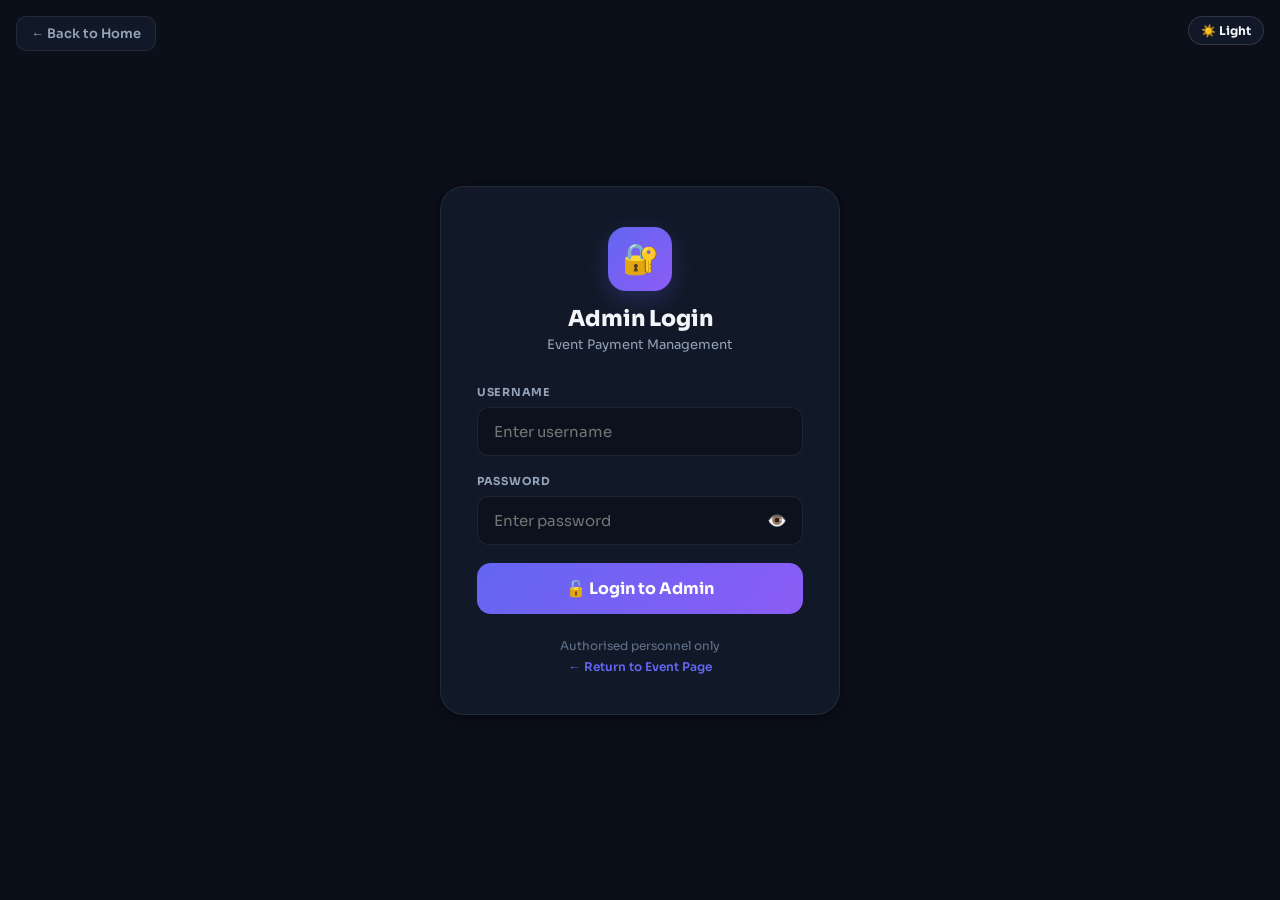
<file: admin-login.html>
<!DOCTYPE html>
<html lang="en">
<head>
<meta charset="UTF-8">
<script>(function(){ const t=localStorage.getItem('theme')||'dark'; document.documentElement.setAttribute('data-theme',t); })();</script>
<link rel="manifest" href="manifest.json">
<meta name="theme-color" content="#6366f1">
<meta name="viewport" content="width=device-width, initial-scale=1.0">
<title>Admin Login</title>
<link href="https://fonts.googleapis.com/css2?family=Sora:wght@300;400;600;700;800&family=JetBrains+Mono:wght@400;600&display=swap" rel="stylesheet">
<link rel="stylesheet" href="shared.css">
<style>
.login-page {
  min-height: 100vh; display: flex; flex-direction: column;
  align-items: center; justify-content: center;
  background: var(--bg); padding: 20px;
}
.login-back {
  position: fixed; top: 16px; left: 16px;
  display: flex; align-items: center; gap: 8px;
  color: var(--text-muted); text-decoration: none;
  font-size: 13px; font-weight: 600; padding: 8px 14px;
  border-radius: 10px; border: 1px solid var(--border);
  background: var(--surface); transition: all 0.2s;
  z-index: 100;
}
.login-back:hover { color: var(--accent); border-color: var(--accent); background: rgba(99,102,241,0.08); }
.theme-top { position: fixed; top: 16px; right: 16px; z-index: 100; }

.login-card {
  background: var(--surface); border: 1px solid var(--border);
  border-radius: 24px; padding: 40px 36px;
  width: 100%; max-width: 400px;
  box-shadow: var(--card-shadow);
  animation: fadeInUp 0.5s ease both;
}
.login-logo {
  text-align: center; margin-bottom: 32px;
}
.login-logo .icon {
  width: 64px; height: 64px; border-radius: 18px;
  background: linear-gradient(135deg, var(--accent), var(--accent2));
  display: flex; align-items: center; justify-content: center;
  font-size: 30px; margin: 0 auto 14px;
  box-shadow: 0 8px 24px var(--accent-glow);
}
.login-logo h1 { font-size: 22px; font-weight: 800; margin-bottom: 4px; }
.login-logo p  { font-size: 13px; color: var(--text-muted); }

.form-group { margin-bottom: 18px; }
.form-group label {
  display: block; font-size: 11px; font-weight: 700;
  color: var(--text-muted); text-transform: uppercase;
  letter-spacing: 0.7px; margin-bottom: 8px;
}
.form-group input {
  width: 100%; padding: 14px 16px;
  background: var(--input-bg); border: 1.5px solid var(--border);
  border-radius: 12px; color: var(--text);
  font-family: 'Sora', sans-serif; font-size: 15px;
  transition: all 0.2s; box-sizing: border-box;
}
.form-group input:focus {
  outline: none; border-color: var(--accent);
  box-shadow: 0 0 0 3px var(--accent-glow);
}
.password-wrap { position: relative; }
.password-wrap input { padding-right: 44px; }
.eye-btn {
  position: absolute; right: 12px; top: 50%; transform: translateY(-50%);
  background: none; border: none; cursor: pointer;
  color: var(--text-muted); font-size: 16px; padding: 4px;
}
.eye-btn:hover { color: var(--text); }

.login-btn {
  width: 100%; padding: 15px;
  background: linear-gradient(135deg, var(--accent), var(--accent2));
  color: white; border: none; border-radius: 14px;
  font-family: 'Sora', sans-serif; font-size: 16px; font-weight: 700;
  cursor: pointer; transition: all 0.3s; margin-top: 8px;
  display: flex; align-items: center; justify-content: center; gap: 8px;
}
.login-btn:hover:not(:disabled) { transform: translateY(-2px); box-shadow: 0 8px 24px var(--accent-glow); }
.login-btn:disabled { opacity: 0.6; cursor: not-allowed; transform: none; }

.error-msg {
  background: rgba(239,68,68,0.1); border: 1px solid rgba(239,68,68,0.3);
  color: #ef4444; padding: 12px 14px; border-radius: 10px;
  font-size: 13px; font-weight: 600; margin-bottom: 16px;
  display: none; align-items: center; gap: 8px;
}
.error-msg.show { display: flex; animation: fadeIn 0.3s ease; }

.login-footer { text-align: center; margin-top: 24px; color: var(--text-dim); font-size: 12px; }
.attempts-warn {
  background: rgba(245,158,11,0.1); border: 1px solid rgba(245,158,11,0.3);
  color: #fbbf24; padding: 10px 12px; border-radius: 10px;
  font-size: 12px; margin-bottom: 14px; display: none;
}
.attempts-warn.show { display: block; }
</style>
</head>
<body>

<!-- BACK TO HOME BUTTON -->
<a href="index.html" class="login-back">← Back to Home</a>

<!-- THEME TOGGLE -->
<div class="theme-top">
  <button class="theme-toggle-btn" id="themeToggle" onclick="toggleTheme()">☀️ Light</button>
</div>

<div class="login-page">
  <div class="login-card">
    <div class="login-logo">
      <div class="icon">🔐</div>
      <h1>Admin Login</h1>
      <p id="loginSubtitle">Event Payment Management</p>
    </div>

    <div class="error-msg" id="errorMsg">❌ <span id="errorText">Invalid credentials</span></div>
    <div class="attempts-warn" id="attemptsWarn"></div>

    <div class="form-group">
      <label>Username</label>
      <input type="text" id="username" placeholder="Enter username"
             autocomplete="username" onkeydown="if(event.key==='Enter')login()">
    </div>
    <div class="form-group">
      <label>Password</label>
      <div class="password-wrap">
        <input type="password" id="password" placeholder="Enter password"
               autocomplete="current-password" id="password"
               onkeydown="if(event.key==='Enter')login()">
        <button class="eye-btn" onclick="togglePass()" id="eyeBtn" tabindex="-1">👁️</button>
      </div>
    </div>

    <div class="progress-bar" id="progressBar" style="display:none">
      <div class="progress-fill" id="progressFill"></div>
    </div>

    <button class="login-btn" id="loginBtn" onclick="login()">
      <span id="btnText">🔓 Login to Admin</span>
    </button>

    <div class="login-footer">
      <p>Authorised personnel only</p>
      <p style="margin-top:6px"><a href="index.html" class="text-link" style="font-size:12px">← Return to Event Page</a></p>
    </div>
  </div>
</div>

<div class="toast-container" id="toastContainer"></div>

<script src="config.js"></script>
<script>
// Load event name
fetch(APP_CONFIG.SCRIPT_URL+"?action=getSettings").then(r=>r.json()).then(d=>{
  const n=d.EventName||APP_CONFIG.EVENT_NAME||"EventPay";
  document.getElementById("loginSubtitle").textContent=n;
  document.title="Admin Login — "+n;
}).catch(()=>{});

// Redirect if already logged in
if(sessionStorage.getItem("adminToken")) location.href="admin.html";

let attempts=0, lockUntil=null;

function togglePass(){
  const p=document.getElementById("password");
  const b=document.getElementById("eyeBtn");
  if(p.type==="password"){p.type="text";b.textContent="🙈";}
  else{p.type="password";b.textContent="👁️";}
}

function showError(msg){
  const e=document.getElementById("errorMsg");
  document.getElementById("errorText").textContent=msg;
  e.classList.add("show");
  setTimeout(()=>e.classList.remove("show"),4000);
}

function login(){
  if(lockUntil&&Date.now()<lockUntil){
    const secs=Math.ceil((lockUntil-Date.now())/1000);
    showError("Too many failed attempts. Try again in "+secs+"s.");
    return;
  }

  const u=document.getElementById("username").value.trim();
  const p=document.getElementById("password").value.trim();
  if(!u||!p){showError("Please enter both username and password.");return;}

  const btn=document.getElementById("loginBtn");
  const pb=document.getElementById("progressBar");
  const pf=document.getElementById("progressFill");
  btn.disabled=true;
  document.getElementById("btnText").textContent="Verifying...";
  pb.style.display="block"; pf.style.width="0%";
  setTimeout(()=>pf.style.width="60%",100);

  const params=new URLSearchParams({action:"loginAdmin",username:u,password:p,
    ip:navigator.userAgent.slice(0,50)});
  fetch(APP_CONFIG.SCRIPT_URL+"?"+params).then(r=>r.json()).then(data=>{
    pf.style.width="100%";
    setTimeout(()=>{ pb.style.display="none"; btn.disabled=false; document.getElementById("btnText").textContent="🔓 Login to Admin"; },300);

    if(data.success){
      sessionStorage.setItem("adminToken",   data.token);
      sessionStorage.setItem("adminExpiry",  data.expiry);
      sessionStorage.setItem("adminUser",    u);
      sessionStorage.setItem("adminRole",    data.role||"admin");
      sessionStorage.setItem("adminAccess",  data.accessLevel||"full");
      attempts=0;
      location.href="admin.html";
    } else {
      attempts++;
      if(attempts>=5){
        lockUntil=Date.now()+60000;
        document.getElementById("attemptsWarn").textContent="⚠️ 5 failed attempts. Locked for 60 seconds.";
        document.getElementById("attemptsWarn").classList.add("show");
        setTimeout(()=>{
          lockUntil=null; attempts=0;
          document.getElementById("attemptsWarn").classList.remove("show");
        },60000);
      } else {
        document.getElementById("attemptsWarn").textContent="⚠️ "+attempts+" of 5 attempts used.";
        document.getElementById("attemptsWarn").classList.add("show");
      }
      showError("Incorrect username or password.");
      document.getElementById("password").value="";
    }
  }).catch(()=>{
    pb.style.display="none"; btn.disabled=false;
    document.getElementById("btnText").textContent="🔓 Login to Admin";
    showError("Connection error. Please check your internet.");
  });
}

function toggleTheme(){
  const c=document.documentElement.getAttribute('data-theme')||'dark', n=c==='dark'?'light':'dark';
  document.documentElement.setAttribute('data-theme',n); localStorage.setItem('theme',n);
  document.getElementById('themeToggle').textContent=n==='dark'?'☀️ Light':'🌙 Dark';
}
window.addEventListener('DOMContentLoaded',()=>{
  const t=document.documentElement.getAttribute('data-theme')||'dark';
  document.getElementById('themeToggle').textContent=t==='dark'?'☀️ Light':'🌙 Dark';
});
</script>
<script>if("serviceWorker"in navigator)window.addEventListener("load",()=>navigator.serviceWorker.register("./sw.js").catch(()=>{}));</script>
</body>
</html>
</file>
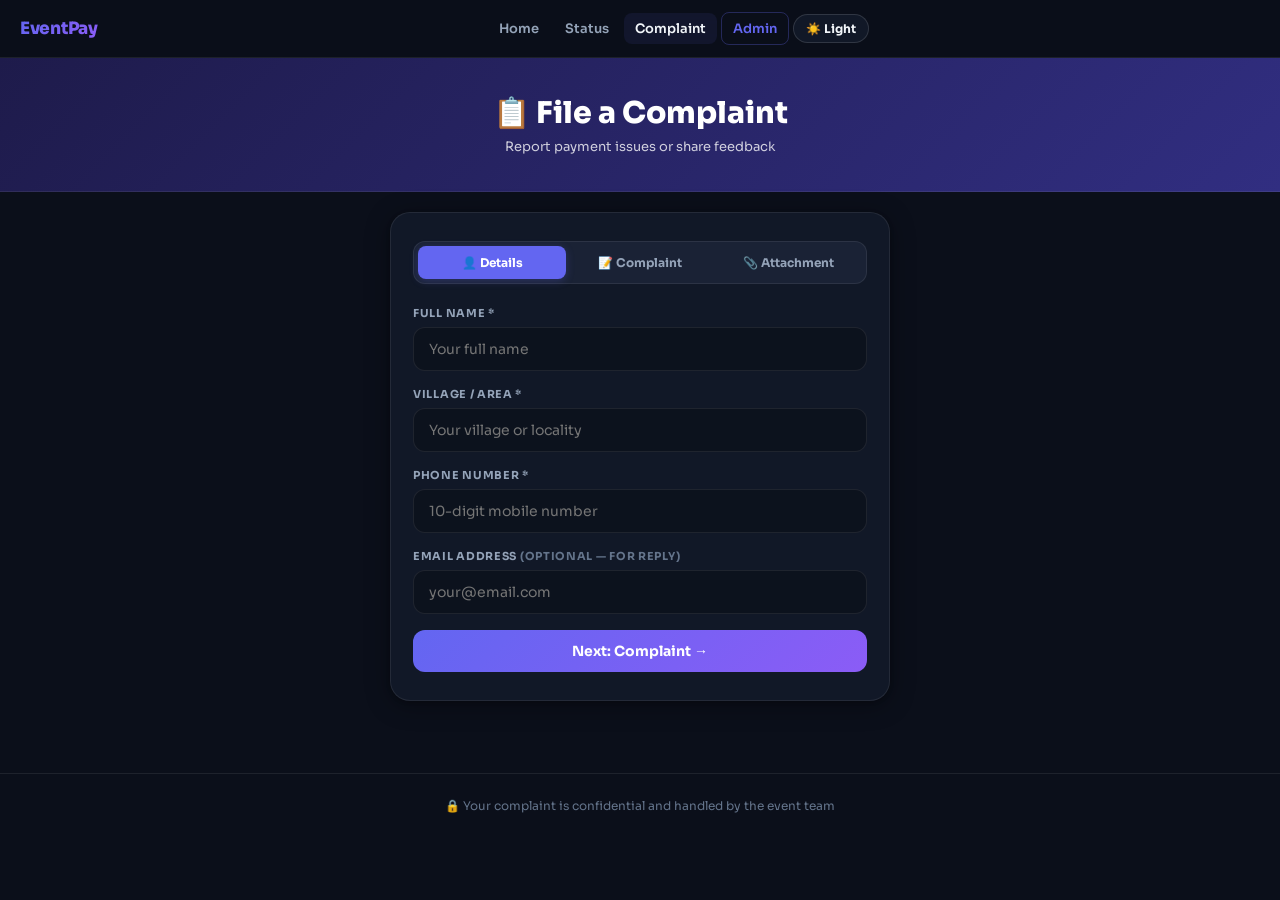
<file: complaint.html>
<!DOCTYPE html>
<html lang="en">
<head>
<meta charset="UTF-8">
<script>(function(){ const t=localStorage.getItem('theme')||'dark'; document.documentElement.setAttribute('data-theme',t); })();</script>
<link rel="manifest" href="manifest.json">
<meta name="theme-color" content="#6366f1">
<meta name="viewport" content="width=device-width, initial-scale=1.0">
<title>File a Complaint</title>
<link href="https://fonts.googleapis.com/css2?family=Sora:wght@300;400;600;700;800&family=JetBrains+Mono:wght@400;600&display=swap" rel="stylesheet">
<link rel="stylesheet" href="shared.css">
<style>
.page-hero { background:linear-gradient(135deg,#1e1b4b,#312e81); padding:36px 20px; text-align:center; border-bottom:1px solid var(--border); }
[data-theme="light"] .page-hero { background:linear-gradient(135deg,#4f46e5,#7c3aed); }
.page-hero h1 { font-size:clamp(20px,4vw,30px); font-weight:800; color:#fff; margin-bottom:6px; }
.page-hero p  { color:rgba(255,255,255,0.78); font-size:13px; }

.complaint-card { background:var(--surface); border:1px solid var(--border); border-radius:20px; padding:28px 22px; max-width:500px; margin:0 auto; box-shadow:var(--card-shadow); animation:fadeInUp 0.4s ease both; }

/* STEP TABS */
.ctabs { display:flex; background:var(--surface2); border:1px solid var(--border); border-radius:12px; padding:4px; margin-bottom:22px; }
.ctab { flex:1; padding:9px 6px; text-align:center; border:none; border-radius:8px; background:transparent; color:var(--text-muted); font-family:'Sora',sans-serif; font-size:12px; font-weight:700; cursor:pointer; transition:all 0.2s; }
.ctab.active { background:var(--accent); color:#fff; box-shadow:0 2px 8px var(--accent-glow); }

.form-section { display:none; }
.form-section.active { display:block; animation:fadeIn 0.3s ease; }

/* FILE UPLOAD */
.file-drop-zone {
  border:2px dashed var(--border2); border-radius:14px;
  padding:24px; text-align:center; cursor:pointer;
  transition:all 0.2s; background:var(--input-bg); position:relative;
}
.file-drop-zone:hover, .file-drop-zone.dragover { border-color:var(--accent); background:rgba(99,102,241,0.06); }
.file-drop-zone input[type="file"] { position:absolute; inset:0; opacity:0; cursor:pointer; width:100%; height:100%; }
.file-icon { font-size:32px; margin-bottom:8px; }
.file-label { font-size:13px; font-weight:600; color:var(--text-muted); margin-bottom:4px; }
.file-hint  { font-size:11px; color:var(--text-dim); }
.file-chosen { margin-top:10px; padding:8px 12px; background:rgba(16,185,129,0.1); border:1px solid rgba(16,185,129,0.3); border-radius:8px; font-size:12px; color:#34d399; display:none; }
.file-chosen.show { display:flex; align-items:center; gap:8px; }
.file-progress { display:none; margin-top:8px; }
.file-progress.show { display:block; }

/* VILLAGE AUTOCOMPLETE */
.village-wrap { position:relative; }
.village-suggestions {
  position:absolute; top:100%; left:0; right:0; z-index:200;
  background:var(--surface); border:1.5px solid var(--border2);
  border-radius:12px; max-height:180px; overflow-y:auto;
  box-shadow:var(--card-shadow); margin-top:4px; display:none;
}
.village-suggestions.open { display:block; }
.vs-item {
  padding:10px 14px; cursor:pointer; font-size:13px;
  transition:background 0.15s; border-bottom:1px solid var(--border);
  display:flex; align-items:center; gap:8px;
}
.vs-item:last-child { border-bottom:none; }
.vs-item:hover { background:rgba(99,102,241,0.1); color:var(--accent); }
.vs-item .vi { color:var(--text-muted); font-size:12px; }

/* SUBMIT BUTTON */
.submit-btn {
  width:100%; padding:15px; background:linear-gradient(135deg,var(--accent),var(--accent2));
  color:white; border:none; border-radius:14px; font-family:'Sora',sans-serif;
  font-size:15px; font-weight:700; cursor:pointer; transition:all 0.3s; margin-top:8px;
}
.submit-btn:hover:not(:disabled) { transform:translateY(-2px); box-shadow:0 8px 24px var(--accent-glow); }
.submit-btn:disabled { opacity:0.5; cursor:not-allowed; transform:none; }

.msg-box { padding:12px 14px; border-radius:12px; font-size:13px; font-weight:500; margin-bottom:14px; display:none; animation:fadeIn 0.3s ease; }
.msg-box.show { display:flex; align-items:center; gap:8px; }
.msg-box.success { background:rgba(16,185,129,0.12); border:1px solid rgba(16,185,129,0.3); color:#10b981; }
.msg-box.error   { background:rgba(239,68,68,0.12);  border:1px solid rgba(239,68,68,0.3);  color:#ef4444; }

/* SUCCESS SCREEN */
#successScreen { display:none; text-align:center; padding:20px 0; animation:fadeInUp 0.4s ease; }
.success-icon { font-size:64px; margin-bottom:16px; }
.success-title { font-size:20px; font-weight:800; margin-bottom:8px; }
.success-sub   { font-size:13px; color:var(--text-muted); margin-bottom:24px; }
</style>
</head>
<body>

<nav class="navbar">
  <div class="nav-logo" id="navEventName">EventPay</div>
  <div class="nav-links">
    <a href="index.html" class="nav-link">Home</a>
    <a href="status.html" class="nav-link">Status</a>
    <a href="complaint.html" class="nav-link active">Complaint</a>
    <a href="admin-login.html" class="nav-link admin-link">Admin</a>
    <button class="theme-toggle-btn" id="themeToggle" onclick="toggleTheme()">☀️ Light</button>
  </div>
  <div style="display:flex;gap:8px;align-items:center">
    <button class="theme-toggle-btn" id="themeToggleMob" onclick="toggleTheme()" style="display:none;font-size:14px;padding:6px 10px">🌙</button>
    <button class="hamburger" onclick="toggleNav()">☰</button>
  </div>
</nav>
<div class="nav-mobile" id="navMobile">
  <a href="index.html">🏠 Home</a>
  <a href="status.html">🔍 Check Status</a>
  <a href="complaint.html">📋 Complaint</a>
  <a href="admin-login.html">🔐 Admin</a>
</div>

<div class="page-hero">
  <h1>📋 File a Complaint</h1>
  <p>Report payment issues or share feedback</p>
</div>

<div class="page-content">
  <div class="complaint-card" id="complaintForm">
    <div class="ctabs">
      <button class="ctab active" onclick="switchSection('details',this)">👤 Details</button>
      <button class="ctab"        onclick="switchSection('complaint',this)">📝 Complaint</button>
      <button class="ctab"        onclick="switchSection('attachment',this)">📎 Attachment</button>
    </div>

    <!-- SECTION 1: Personal Details -->
    <div class="form-section active" id="sec-details">
      <div class="form-group">
        <label class="form-label">Full Name *</label>
        <input class="form-input" type="text" id="c_name" placeholder="Your full name" autocomplete="name">
      </div>
      <div class="form-group">
        <label class="form-label">Village / Area *</label>
        <div class="village-wrap">
          <input class="form-input" type="text" id="c_village" placeholder="Your village or locality"
                 oninput="filterVillages(this.value)" onblur="setTimeout(()=>closeVillages(),200)" autocomplete="off">
          <div class="village-suggestions" id="villageSuggestions"></div>
        </div>
      </div>
      <div class="form-group">
        <label class="form-label">Phone Number *</label>
        <input class="form-input" type="tel" id="c_phone" placeholder="10-digit mobile number" maxlength="10" autocomplete="tel">
      </div>
      <div class="form-group">
        <label class="form-label">Email Address <span style="color:var(--text-dim)">(optional — for reply)</span></label>
        <input class="form-input" type="email" id="c_email" placeholder="your@email.com" autocomplete="email">
      </div>
      <button class="btn-primary" style="width:100%;justify-content:center" onclick="switchSection('complaint',document.querySelectorAll('.ctab')[1])">Next: Complaint →</button>
    </div>

    <!-- SECTION 2: Complaint -->
    <div class="form-section" id="sec-complaint">
      <div class="form-group">
        <label class="form-label">Your Complaint *</label>
        <textarea class="form-input" id="c_complaint" rows="6"
          placeholder="Describe your issue in detail — payment problem, incorrect amount, verification issue, etc."
          style="resize:vertical;min-height:120px"></textarea>
        <div style="font-size:11px;color:var(--text-dim);margin-top:5px" id="charCount">0 / 1000 characters</div>
      </div>
      <div style="display:flex;gap:10px;flex-wrap:wrap">
        <button class="btn-outline" style="flex:1" onclick="switchSection('details',document.querySelectorAll('.ctab')[0])">← Back</button>
        <button class="btn-primary" style="flex:2;justify-content:center" onclick="switchSection('attachment',document.querySelectorAll('.ctab')[2])">Next: Attachment →</button>
      </div>
    </div>

    <!-- SECTION 3: Attachment + Submit -->
    <div class="form-section" id="sec-attachment">
      <div class="form-group">
        <label class="form-label">Attach File <span style="color:var(--text-dim)">(optional — max 2MB)</span></label>
        <div class="file-drop-zone" id="dropZone">
          <input type="file" id="fileInput" accept="image/*,.pdf,.doc,.docx"
                 onchange="onFileSelect(this)">
          <div class="file-icon">📎</div>
          <div class="file-label">Tap to attach a file or screenshot</div>
          <div class="file-hint">Supports: Images, PDF, Word documents (max 2MB)</div>
        </div>
        <div class="file-chosen" id="fileChosen">
          <span>📄</span><span id="fileName">No file</span>
          <button onclick="clearFile()" style="margin-left:auto;background:none;border:none;cursor:pointer;color:var(--danger);font-size:16px">✕</button>
        </div>
        <div class="file-progress" id="fileProgress">
          <div class="progress-bar"><div class="progress-fill" id="filePFill"></div></div>
          <div style="font-size:11px;color:var(--text-muted);margin-top:4px" id="fileProgressText">Preparing...</div>
        </div>
      </div>

      <div id="submitMsg" class="msg-box"></div>

      <div style="display:flex;gap:10px;flex-wrap:wrap">
        <button class="btn-outline" style="flex:1" onclick="switchSection('complaint',document.querySelectorAll('.ctab')[1])">← Back</button>
        <button class="submit-btn" id="submitBtn" onclick="submitComplaint()" style="flex:2">📤 Submit Complaint</button>
      </div>
    </div>
  </div>

  <!-- SUCCESS -->
  <div class="complaint-card" id="successScreen">
    <div class="success-icon">✅</div>
    <div class="success-title">Complaint Submitted!</div>
    <div class="success-sub">Your complaint has been received. If you provided an email, the admin will reply there.</div>
    <a href="index.html" class="btn-primary" style="display:inline-flex;text-decoration:none;margin:0 auto">🏠 Back to Home</a>
    <div style="margin-top:12px;text-align:center">
      <a href="complaint.html" class="text-link" style="font-size:13px">Submit another complaint</a>
    </div>
  </div>
</div>

<footer class="footer"><p>🔒 Your complaint is confidential and handled by the event team</p></footer>
<div class="toast-container" id="toastContainer"></div>

<script src="config.js"></script>
<script>
let villages=[], selectedFile=null, fileBase64=null;

// Load settings + villages
fetch(APP_CONFIG.SCRIPT_URL+"?action=getSettings").then(r=>r.json()).then(d=>{
  const n=d.EventName||APP_CONFIG.EVENT_NAME||"EventPay";
  document.getElementById("navEventName").textContent=n;
  document.title="File Complaint — "+n;
}).catch(()=>{});

fetch(APP_CONFIG.SCRIPT_URL+"?action=getVillageSuggestions").then(r=>r.json()).then(d=>{
  villages=d.villages||[];
}).catch(()=>{});

// VILLAGE AUTOCOMPLETE
function filterVillages(q){
  const box=document.getElementById("villageSuggestions");
  if(!q||q.length<2){box.classList.remove("open");return;}
  const matches=villages.filter(v=>v.toLowerCase().includes(q.toLowerCase())).slice(0,8);
  if(!matches.length){box.classList.remove("open");return;}
  box.innerHTML=matches.map(v=>`<div class="vs-item" onclick="selectVillage('${v.replace(/'/g,"\\'")}')"><span>📍</span><span>${v}</span></div>`).join('');
  box.classList.add("open");
}
function selectVillage(v){document.getElementById("c_village").value=v;closeVillages();}
function closeVillages(){document.getElementById("villageSuggestions").classList.remove("open");}

// SECTION TABS
function switchSection(name,btn){
  document.querySelectorAll('.form-section').forEach(s=>s.classList.remove('active'));
  document.querySelectorAll('.ctab').forEach(b=>b.classList.remove('active'));
  document.getElementById('sec-'+name).classList.add('active');
  if(btn) btn.classList.add('active');
}

// CHAR COUNT
document.getElementById("c_complaint").addEventListener("input",function(){
  document.getElementById("charCount").textContent=this.value.length+" / 1000 characters";
  if(this.value.length>1000) this.value=this.value.slice(0,1000);
});

// FILE HANDLING
function onFileSelect(input){
  const file=input.files[0]; if(!file) return;
  if(file.size>2*1024*1024){toast("File too large. Max 2MB allowed.","error");input.value="";return;}
  selectedFile=file;
  document.getElementById("fileChosen").classList.add("show");
  document.getElementById("fileName").textContent=file.name+" ("+Math.round(file.size/1024)+"KB)";
  toast("File selected: "+file.name,"info");
}
function clearFile(){
  selectedFile=null;fileBase64=null;
  document.getElementById("fileInput").value="";
  document.getElementById("fileChosen").classList.remove("show");
  document.getElementById("fileProgress").classList.remove("show");
}

// Drag-and-drop
const dz=document.getElementById("dropZone");
dz.addEventListener("dragover",e=>{e.preventDefault();dz.classList.add("dragover");});
dz.addEventListener("dragleave",()=>dz.classList.remove("dragover"));
dz.addEventListener("drop",e=>{
  e.preventDefault(); dz.classList.remove("dragover");
  const file=e.dataTransfer.files[0]; if(!file) return;
  document.getElementById("fileInput").files=e.dataTransfer.files;
  onFileSelect(document.getElementById("fileInput"));
});

function showMsg(id,type,text){
  const el=document.getElementById(id);
  el.className="msg-box show "+type;
  el.innerHTML=(type==="success"?"✅":type==="error"?"❌":"ℹ️")+" "+text;
}

async function readFileAsBase64(file){
  return new Promise((res,rej)=>{
    const r=new FileReader();
    r.onload=e=>res(e.target.result.split(',')[1]);
    r.onerror=()=>rej("File read error");
    r.readAsDataURL(file);
  });
}

async function submitComplaint(){
  const name=document.getElementById("c_name").value.trim();
  const village=document.getElementById("c_village").value.trim();
  const phone=document.getElementById("c_phone").value.trim();
  const email=document.getElementById("c_email").value.trim();
  const complaint=document.getElementById("c_complaint").value.trim();

  if(!name){showMsg("submitMsg","error","Please enter your full name.");switchSection("details",document.querySelectorAll('.ctab')[0]);return;}
  if(!village){showMsg("submitMsg","error","Please enter your village/area.");switchSection("details",document.querySelectorAll('.ctab')[0]);return;}
  if(!/^[6-9]\d{9}$/.test(phone)){showMsg("submitMsg","error","Please enter a valid 10-digit phone number.");switchSection("details",document.querySelectorAll('.ctab')[0]);return;}
  if(!complaint||complaint.length<10){showMsg("submitMsg","error","Please describe your complaint (minimum 10 characters).");switchSection("complaint",document.querySelectorAll('.ctab')[1]);return;}

  const btn=document.getElementById("submitBtn"); btn.disabled=true;
  const fp=document.getElementById("fileProgress"), pf=document.getElementById("filePFill");

  // Prepare file if selected
  let filedata="", filename="", filetype="";
  if(selectedFile){
    fp.classList.add("show"); pf.style.width="0%";
    document.getElementById("fileProgressText").textContent="Reading file...";
    try {
      pf.style.width="40%";
      fileBase64=await readFileAsBase64(selectedFile);
      filedata=fileBase64; filename=selectedFile.name; filetype=selectedFile.type;
      pf.style.width="80%";
      document.getElementById("fileProgressText").textContent="Uploading to Drive...";
    } catch(e){
      showMsg("submitMsg","error","Could not read file. Please try again.");
      btn.disabled=false; return;
    }
  }

  const params=new URLSearchParams({
    action:"insertComplaint", name, village, phone, email, complaint,
    filedata, filename, filetype
  });

  fetch(APP_CONFIG.SCRIPT_URL,{method:"POST",body:params}).then(r=>r.json()).then(res=>{
    pf.style.width="100%";
    setTimeout(()=>fp.classList.remove("show"),400);
    btn.disabled=false;
    if(res.result==="Inserted"){
      document.getElementById("complaintForm").style.display="none";
      document.getElementById("successScreen").style.display="block";
      window.scrollTo({top:0,behavior:"smooth"});
    } else {
      showMsg("submitMsg","error","Submission failed. Please try again.");
    }
  }).catch(()=>{
    pf.style.width="0%"; fp.classList.remove("show");
    btn.disabled=false;
    showMsg("submitMsg","error","Connection error. Please check your internet.");
  });
}

function toggleNav(){document.getElementById("navMobile").classList.toggle("open");}
function toggleTheme(){
  const c=document.documentElement.getAttribute('data-theme')||'dark', n=c==='dark'?'light':'dark';
  document.documentElement.setAttribute('data-theme',n); localStorage.setItem('theme',n);
  document.getElementById('themeToggle').textContent=n==='dark'?'☀️ Light':'🌙 Dark';
  const m=document.getElementById('themeToggleMob');if(m)m.textContent=n==='dark'?'☀️':'🌙';
}
window.addEventListener('DOMContentLoaded',()=>{
  const t=document.documentElement.getAttribute('data-theme')||'dark';
  document.getElementById('themeToggle').textContent=t==='dark'?'☀️ Light':'🌙 Dark';
  if(window.innerWidth<=640&&document.getElementById('themeToggleMob')){
    document.getElementById('themeToggleMob').style.display='block';
    document.getElementById('themeToggleMob').textContent=t==='dark'?'☀️':'🌙';
  }
});
function toast(msg,type="info"){
  const tc=document.getElementById("toastContainer");
  const t=document.createElement("div"); t.className="toast "+type; t.textContent=msg;
  tc.appendChild(t);
  setTimeout(()=>{t.classList.add("fade-out");setTimeout(()=>t.remove(),300);},3000);
}
</script>
<script>if("serviceWorker"in navigator)window.addEventListener("load",()=>navigator.serviceWorker.register("./sw.js").catch(()=>{}));</script>
</body>
</html>
</file>
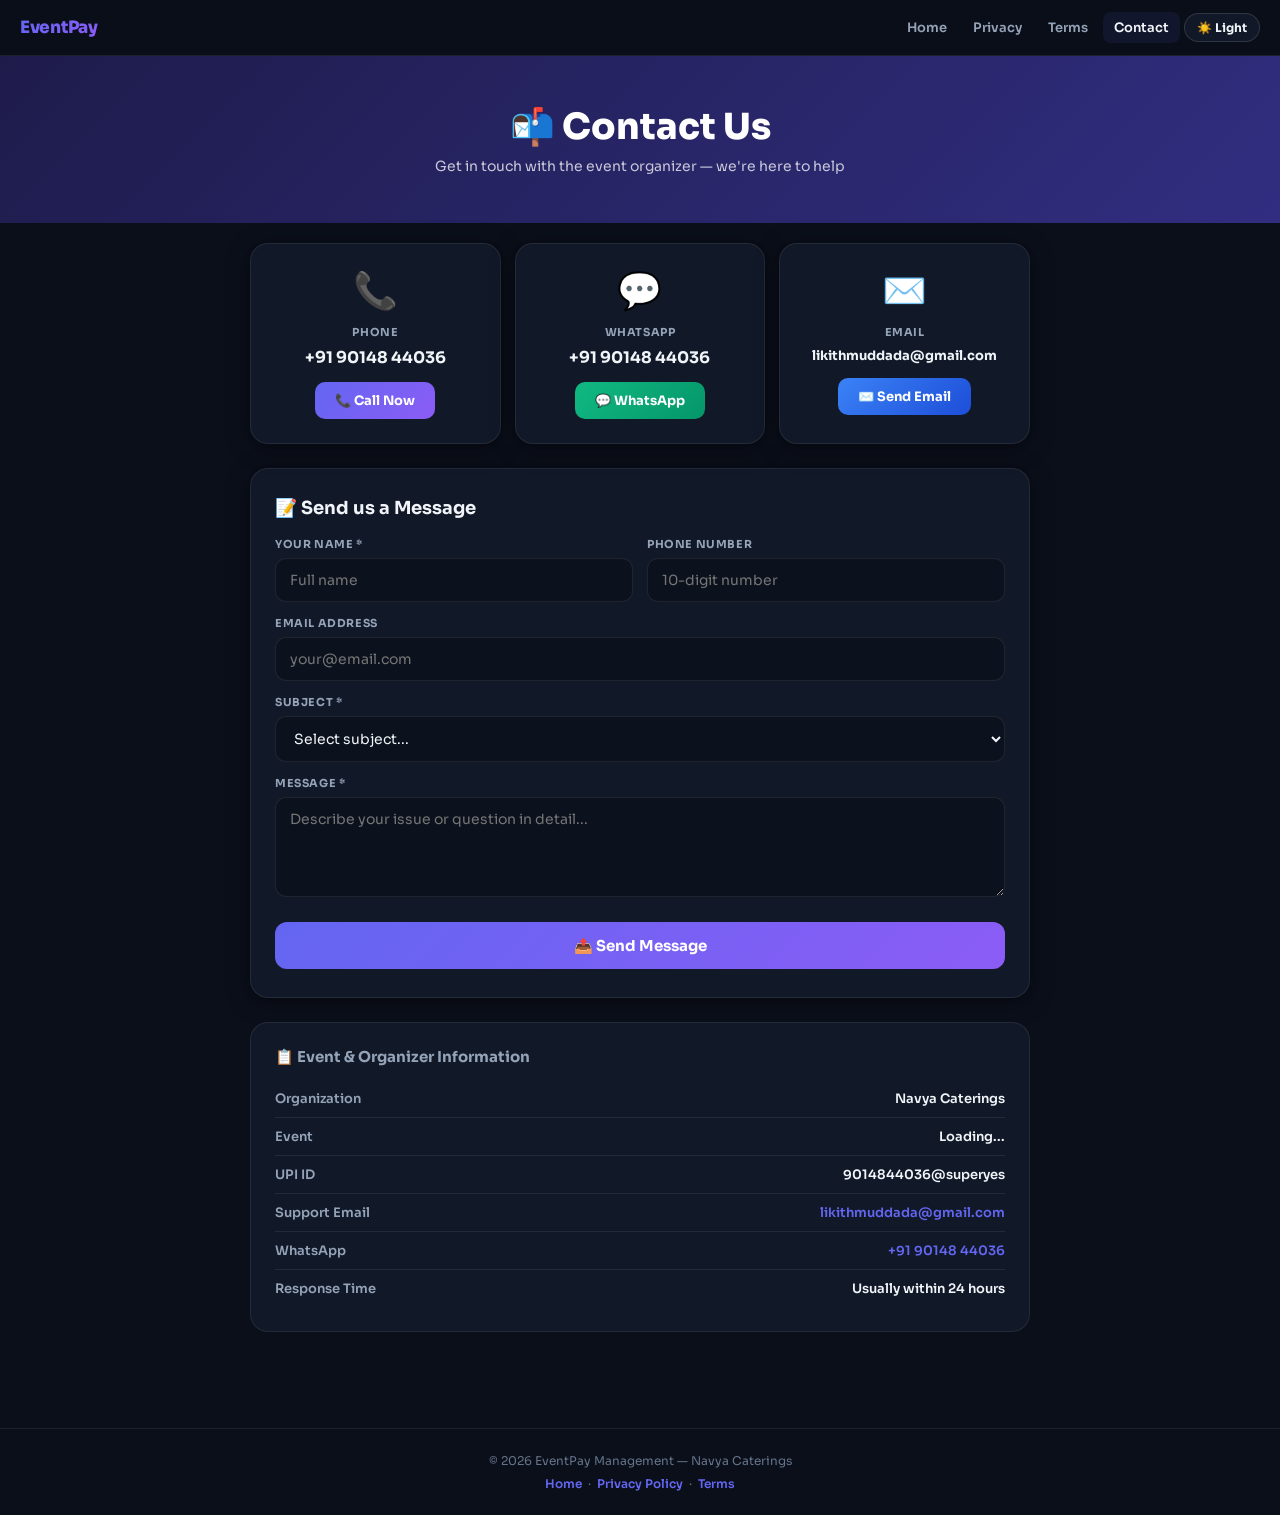
<file: contact.html>
<!DOCTYPE html>
<html lang="en">
<head>
<meta charset="UTF-8">
<script>(function(){ const t=localStorage.getItem('theme')||'dark'; document.documentElement.setAttribute('data-theme',t); })();</script>
<meta name="viewport" content="width=device-width, initial-scale=1.0">
<title>Contact Us — EventPay</title>
<link href="https://fonts.googleapis.com/css2?family=Sora:wght@300;400;600;700;800&display=swap" rel="stylesheet">
<link rel="stylesheet" href="shared.css">
<style>
.contact-hero{background:linear-gradient(135deg,#1e1b4b,#312e81);padding:48px 20px;text-align:center;}
[data-theme="light"] .contact-hero{background:linear-gradient(135deg,#4f46e5,#7c3aed);}
.contact-hero h1{font-size:clamp(24px,4vw,36px);font-weight:800;color:#fff;margin-bottom:8px;}
.contact-hero p{color:rgba(255,255,255,0.75);font-size:14px;}
.contact-grid{display:grid;grid-template-columns:repeat(auto-fit,minmax(240px,1fr));gap:14px;max-width:780px;margin:0 auto 24px;}
.contact-card{background:var(--surface);border:1px solid var(--border);border-radius:18px;padding:24px 20px;text-align:center;transition:all 0.2s;box-shadow:var(--card-shadow);}
.contact-card:hover{transform:translateY(-3px);border-color:var(--border2);}
.contact-icon{font-size:36px;margin-bottom:12px;}
.contact-label{font-size:11px;font-weight:700;color:var(--text-muted);text-transform:uppercase;letter-spacing:0.6px;margin-bottom:8px;}
.contact-value{font-size:16px;font-weight:700;color:var(--text);margin-bottom:14px;}
.contact-btn{display:inline-flex;align-items:center;gap:8px;padding:10px 20px;border-radius:10px;font-family:'Sora',sans-serif;font-size:13px;font-weight:700;text-decoration:none;transition:all 0.2s;}
.contact-btn.primary{background:linear-gradient(135deg,var(--accent),var(--accent2));color:white;}
.contact-btn.primary:hover{transform:translateY(-1px);box-shadow:0 4px 12px var(--accent-glow);}
.contact-btn.green{background:linear-gradient(135deg,#10b981,#059669);color:white;}
.contact-btn.green:hover{transform:translateY(-1px);box-shadow:0 4px 12px rgba(16,185,129,0.3);}
.contact-btn.blue{background:linear-gradient(135deg,#3b82f6,#1d4ed8);color:white;}
.contact-btn.blue:hover{transform:translateY(-1px);box-shadow:0 4px 12px rgba(59,130,246,0.3);}

/* CONTACT FORM */
.form-card{background:var(--surface);border:1px solid var(--border);border-radius:18px;padding:28px 24px;max-width:780px;margin:0 auto 24px;box-shadow:var(--card-shadow);}
.form-card h2{font-size:18px;font-weight:700;margin-bottom:18px;display:flex;align-items:center;gap:10px;}
.form-row{display:grid;grid-template-columns:1fr 1fr;gap:14px;}
@media(max-width:600px){.form-row{grid-template-columns:1fr;}}
.form-group{margin-bottom:14px;}
.form-group label{display:block;font-size:11px;font-weight:700;color:var(--text-muted);text-transform:uppercase;letter-spacing:0.6px;margin-bottom:7px;}
.form-group input,.form-group textarea,.form-group select{width:100%;padding:12px 14px;background:var(--input-bg);border:1.5px solid var(--border);border-radius:11px;color:var(--text);font-family:'Sora',sans-serif;font-size:14px;transition:all 0.2s;box-sizing:border-box;}
.form-group input:focus,.form-group textarea:focus,.form-group select:focus{outline:none;border-color:var(--accent);box-shadow:0 0 0 3px var(--accent-glow);}
.form-group textarea{resize:vertical;min-height:100px;}
.send-btn{width:100%;padding:14px;background:linear-gradient(135deg,var(--accent),var(--accent2));color:white;border:none;border-radius:12px;font-family:'Sora',sans-serif;font-size:15px;font-weight:700;cursor:pointer;transition:all 0.3s;margin-top:6px;}
.send-btn:hover:not(:disabled){transform:translateY(-2px);box-shadow:0 8px 24px var(--accent-glow);}
.send-btn:disabled{opacity:0.6;cursor:not-allowed;}
.success-msg{background:rgba(16,185,129,0.12);border:1px solid rgba(16,185,129,0.3);color:#10b981;padding:14px;border-radius:12px;text-align:center;font-weight:600;font-size:14px;display:none;margin-top:12px;}
.success-msg.show{display:block;}

.info-card{background:var(--surface);border:1px solid var(--border);border-radius:18px;padding:24px;max-width:780px;margin:0 auto 24px;}
.info-card h3{font-size:15px;font-weight:700;margin-bottom:14px;color:var(--text-muted);}
.info-row{display:flex;justify-content:space-between;padding:10px 0;border-bottom:1px solid var(--border);font-size:13px;}
.info-row:last-child{border-bottom:none;}
.info-key{font-weight:600;color:var(--text-muted);}
.info-val{color:var(--text);font-weight:600;}
</style>
</head>
<body>

<nav class="navbar">
  <div class="nav-logo" id="navLogo">EventPay</div>
  <div class="nav-links">
    <a href="index.html" class="nav-link">Home</a>
    <a href="privacy_policy.html" class="nav-link">Privacy</a>
    <a href="terms.html" class="nav-link">Terms</a>
    <a href="contact.html" class="nav-link active">Contact</a>
    <button class="theme-toggle-btn" id="themeToggle" onclick="toggleTheme()">☀️ Light</button>
  </div>
  <button class="hamburger" onclick="toggleNav()">☰</button>
</nav>
<div class="nav-mobile" id="navMobile">
  <a href="index.html">🏠 Home</a>
  <a href="privacy_policy.html">🔒 Privacy</a>
  <a href="terms.html">📜 Terms</a>
  <a href="contact.html">📬 Contact</a>
</div>

<div class="contact-hero">
  <h1>📬 Contact Us</h1>
  <p id="heroSub">Get in touch with the event organizer — we're here to help</p>
</div>

<div class="page-content">

  <!-- CONTACT CARDS -->
  <div class="contact-grid">
    <div class="contact-card">
      <div class="contact-icon">📞</div>
      <div class="contact-label">Phone</div>
      <div class="contact-value">+91 90148 44036</div>
      <a href="tel:+919014844036" class="contact-btn primary">📞 Call Now</a>
    </div>
    <div class="contact-card">
      <div class="contact-icon">💬</div>
      <div class="contact-label">WhatsApp</div>
      <div class="contact-value">+91 90148 44036</div>
      <a href="https://wa.me/919014844036" target="_blank" rel="noopener" class="contact-btn green">💬 WhatsApp</a>
    </div>
    <div class="contact-card">
      <div class="contact-icon">✉️</div>
      <div class="contact-label">Email</div>
      <div class="contact-value" style="font-size:13px">likithmuddada@gmail.com</div>
      <a href="mailto:likithmuddada@gmail.com" class="contact-btn blue">✉️ Send Email</a>
    </div>
  </div>

  <!-- CONTACT FORM -->
  <div class="form-card">
    <h2>📝 Send us a Message</h2>
    <div class="form-row">
      <div class="form-group">
        <label>Your Name *</label>
        <input type="text" id="cf_name" placeholder="Full name">
      </div>
      <div class="form-group">
        <label>Phone Number</label>
        <input type="tel" id="cf_phone" placeholder="10-digit number" maxlength="10">
      </div>
    </div>
    <div class="form-group">
      <label>Email Address</label>
      <input type="email" id="cf_email" placeholder="your@email.com">
    </div>
    <div class="form-group">
      <label>Subject *</label>
      <select id="cf_subject">
        <option value="">Select subject...</option>
        <option value="Payment Issue">Payment Issue</option>
        <option value="Verification Problem">Verification Problem</option>
        <option value="Technical Issue">Technical Issue</option>
        <option value="General Inquiry">General Inquiry</option>
        <option value="Other">Other</option>
      </select>
    </div>
    <div class="form-group">
      <label>Message *</label>
      <textarea id="cf_message" placeholder="Describe your issue or question in detail..."></textarea>
    </div>
    <div id="cfMsg" class="success-msg">✅ Message sent! We'll get back to you soon.</div>
    <button class="send-btn" id="sendBtn" onclick="sendMessage()">📤 Send Message</button>
  </div>

  <!-- INFO -->
  <div class="info-card">
    <h3>📋 Event & Organizer Information</h3>
    <div class="info-row"><span class="info-key">Organization</span><span class="info-val" id="infoOrg">Navya Caterings</span></div>
    <div class="info-row"><span class="info-key">Event</span><span class="info-val" id="infoEvent">Loading...</span></div>
    <div class="info-row"><span class="info-key">UPI ID</span><span class="info-val">9014844036@superyes</span></div>
    <div class="info-row"><span class="info-key">Support Email</span><span class="info-val"><a href="mailto:likithmuddada@gmail.com" class="text-link">likithmuddada@gmail.com</a></span></div>
    <div class="info-row"><span class="info-key">WhatsApp</span><span class="info-val"><a href="https://wa.me/919014844036" target="_blank" class="text-link">+91 90148 44036</a></span></div>
    <div class="info-row"><span class="info-key">Response Time</span><span class="info-val">Usually within 24 hours</span></div>
  </div>

</div>

<footer class="footer">
  <p>© 2026 EventPay Management — Navya Caterings</p>
  <p style="margin-top:8px">
    <a href="index.html" class="text-link" style="font-size:12px">Home</a> &nbsp;·&nbsp;
    <a href="privacy_policy.html" class="text-link" style="font-size:12px">Privacy Policy</a> &nbsp;·&nbsp;
    <a href="terms.html" class="text-link" style="font-size:12px">Terms</a>
  </p>
</footer>
<div class="toast-container" id="toastContainer"></div>

<script src="config.js"></script>
<script>
fetch(APP_CONFIG.SCRIPT_URL+"?action=getSettings").then(r=>r.json()).then(d=>{
  const n=d.EventName||"EventPay";
  document.getElementById("navLogo").textContent=n;
  document.title="Contact — "+n;
  document.getElementById("heroSub").textContent="Get in touch with the "+(d.ORG_NAME||"event organizer")+" — we're here to help";
  document.getElementById("infoOrg").textContent=d.ORG_NAME||"Navya Caterings";
  document.getElementById("infoEvent").textContent=n;
}).catch(()=>{});

function sendMessage(){
  const name=document.getElementById("cf_name").value.trim();
  const phone=document.getElementById("cf_phone").value.trim();
  const email=document.getElementById("cf_email").value.trim();
  const subject=document.getElementById("cf_subject").value;
  const msg=document.getElementById("cf_message").value.trim();
  if(!name){toast("Please enter your name","error");return;}
  if(!subject){toast("Please select a subject","error");return;}
  if(!msg||msg.length<10){toast("Please enter your message","error");return;}
  const btn=document.getElementById("sendBtn"); btn.disabled=true; btn.textContent="Sending...";
  const params=new URLSearchParams({
    action:"insertComplaint", name, phone:phone||"N/A", email:email||"N/A",
    village:"N/A", complaint:"["+subject+"] "+msg
  });
  fetch(APP_CONFIG.SCRIPT_URL,{method:"POST",body:params}).then(r=>r.json()).then(d=>{
    btn.disabled=false; btn.textContent="📤 Send Message";
    if(d.result==="Inserted"){
      document.getElementById("cfMsg").classList.add("show");
      document.getElementById("cf_name").value=""; document.getElementById("cf_message").value="";
      document.getElementById("cf_phone").value=""; document.getElementById("cf_email").value="";
      document.getElementById("cf_subject").value="";
    } else toast("Failed to send. Try WhatsApp or Email directly.","error");
  }).catch(()=>{btn.disabled=false;btn.textContent="📤 Send Message";toast("Connection error. Please contact via WhatsApp.","error");});
}

function toggleNav(){document.getElementById("navMobile").classList.toggle("open");}
function toggleTheme(){
  const c=document.documentElement.getAttribute('data-theme')||'dark',n=c==='dark'?'light':'dark';
  document.documentElement.setAttribute('data-theme',n);localStorage.setItem('theme',n);
  document.getElementById('themeToggle').textContent=n==='dark'?'☀️ Light':'🌙 Dark';
}
window.addEventListener('DOMContentLoaded',()=>{
  const t=document.documentElement.getAttribute('data-theme')||'dark';
  document.getElementById('themeToggle').textContent=t==='dark'?'☀️ Light':'🌙 Dark';
});
function toast(msg,type="info"){
  const tc=document.getElementById("toastContainer");const t=document.createElement("div");
  t.className="toast "+type;t.textContent=msg;tc.appendChild(t);
  setTimeout(()=>{t.classList.add("fade-out");setTimeout(()=>t.remove(),300);},3000);
}
</script>
<script>if("serviceWorker"in navigator)window.addEventListener("load",()=>navigator.serviceWorker.register("./sw.js").catch(()=>{}));</script>
</body>
</html>
</file>
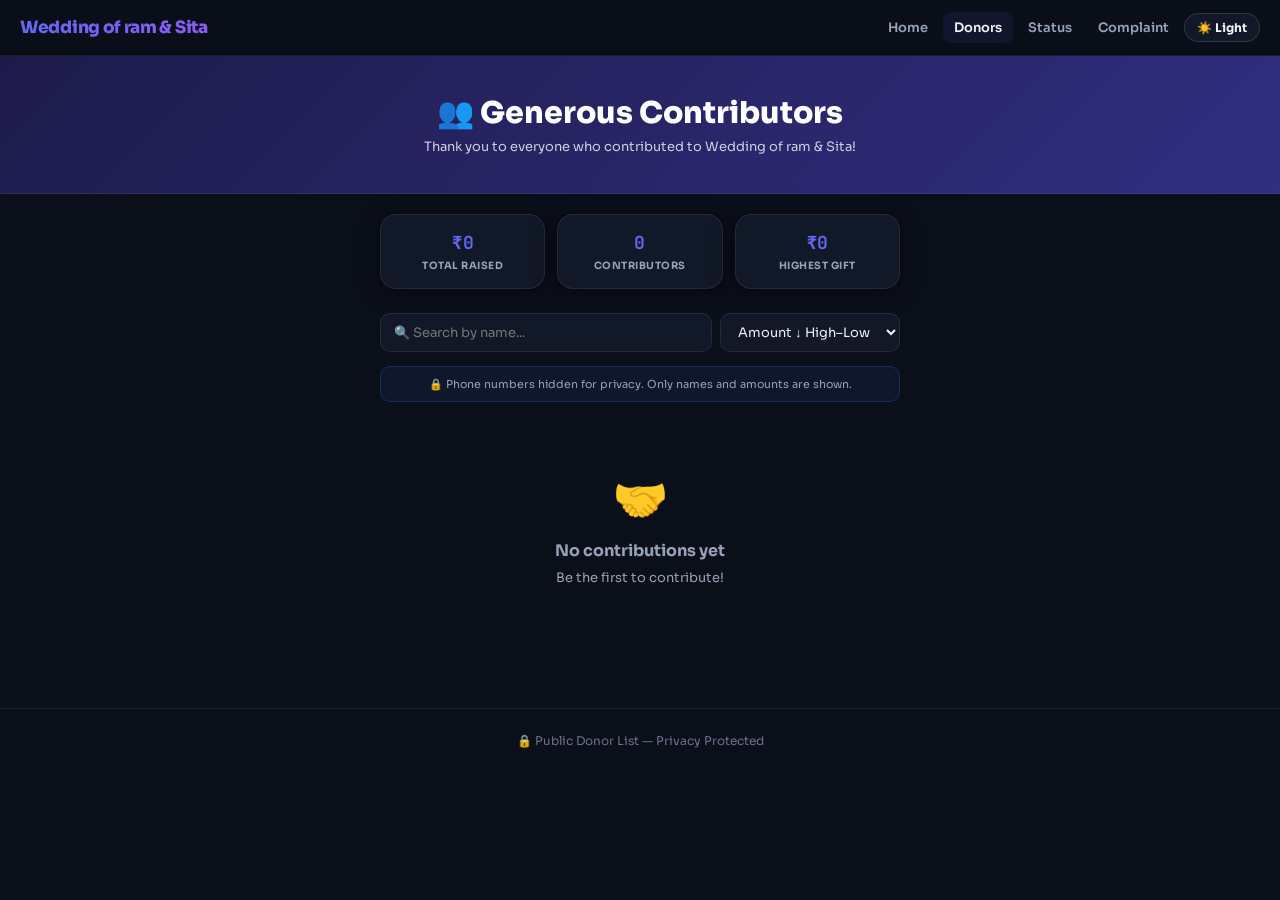
<file: donors.html>
<!DOCTYPE html>
<html lang="en">
<head>
<meta charset="UTF-8">
<script>(function(){ const t=localStorage.getItem('theme')||'dark'; document.documentElement.setAttribute('data-theme',t); })();</script>
<link rel="manifest" href="manifest.json">
<meta name="theme-color" content="#6366f1">
<meta name="viewport" content="width=device-width, initial-scale=1.0">
<title>Donor List</title>
<link href="https://fonts.googleapis.com/css2?family=Sora:wght@300;400;600;700;800&family=JetBrains+Mono:wght@400;600&display=swap" rel="stylesheet">
<link rel="stylesheet" href="shared.css">
<style>
.page-hero { background:linear-gradient(135deg,#1e1b4b,#312e81); padding:38px 20px; text-align:center; border-bottom:1px solid var(--border); }
[data-theme="light"] .page-hero { background:linear-gradient(135deg,#4f46e5,#7c3aed); }
.page-hero h1 { font-size:clamp(20px,4vw,30px); font-weight:800; color:#fff; margin-bottom:6px; }
.page-hero p  { color:rgba(255,255,255,0.78); font-size:13px; }

/* STATS */
.stats-grid { display:grid; grid-template-columns:repeat(3,1fr); gap:12px; max-width:520px; margin:0 auto 24px; }
.stat-mini { background:var(--surface); border:1px solid var(--border); border-radius:16px; padding:16px 12px; text-align:center; box-shadow:var(--card-shadow); }
.stat-mini .sv { font-family:'JetBrains Mono',monospace; font-size:18px; font-weight:700; color:var(--accent); }
.stat-mini .sl { font-size:10px; font-weight:700; color:var(--text-muted); text-transform:uppercase; letter-spacing:0.5px; margin-top:5px; }

/* CONTROLS */
.list-controls { max-width:520px; margin:0 auto 14px; display:flex; gap:8px; flex-wrap:wrap; }
.list-controls input, .list-controls select {
  padding:9px 13px; background:var(--surface); border:1.5px solid var(--border);
  border-radius:10px; color:var(--text); font-family:'Sora',sans-serif; font-size:13px; transition:all 0.2s;
}
.list-controls input { flex:1; min-width:140px; }
.list-controls input:focus, .list-controls select:focus { outline:none; border-color:var(--accent); }
.list-controls select { cursor:pointer; }

/* PRIVACY NOTE */
.privacy-note {
  max-width:520px; margin:12px auto 18px;
  padding:10px 14px; background:rgba(59,130,246,0.08);
  border:1px solid rgba(59,130,246,0.2); border-radius:10px;
  font-size:11px; color:var(--text-muted); text-align:center;
}

/* DONOR LIST */
.donor-list { max-width:520px; margin:0 auto; }
.donor-item {
  background:var(--surface); border:1px solid var(--border);
  border-radius:14px; padding:14px 16px;
  display:flex; align-items:center; gap:12px;
  margin-bottom:8px; transition:all 0.2s; box-shadow:var(--card-shadow);
  animation:fadeInUp 0.3s ease both;
}
.donor-item:hover { border-color:var(--border2); transform:translateY(-1px); }
.donor-rank {
  width:36px; height:36px; border-radius:10px; flex-shrink:0;
  display:flex; align-items:center; justify-content:center;
  font-size:14px; font-weight:800;
}
.rank-1 { background:linear-gradient(135deg,#f59e0b,#d97706); color:white; }
.rank-2 { background:linear-gradient(135deg,#9ca3af,#6b7280); color:white; }
.rank-3 { background:linear-gradient(135deg,#b45309,#92400e); color:white; }
.rank-other { background:var(--surface2); color:var(--text-muted); font-size:12px; }
.donor-info { flex:1; min-width:0; }
.donor-name { font-size:14px; font-weight:700; margin-bottom:2px; white-space:nowrap; overflow:hidden; text-overflow:ellipsis; }
.donor-date { font-size:11px; color:var(--text-dim); }
.donor-amount { font-family:'JetBrains Mono',monospace; font-size:16px; font-weight:700; color:var(--accent); white-space:nowrap; }

/* DISABLED PAGE */
.disabled-page { text-align:center; padding:80px 20px; }
.disabled-page .icon { font-size:64px; margin-bottom:20px; }
.disabled-page h2 { font-size:22px; font-weight:800; margin-bottom:10px; color:var(--text-muted); }
.disabled-page p  { color:var(--text-dim); font-size:14px; }
</style>
</head>
<body>

<nav class="navbar">
  <div class="nav-logo" id="navEventName">EventPay</div>
  <div class="nav-links">
    <a href="index.html" class="nav-link">Home</a>
    <a href="donors.html" class="nav-link active">Donors</a>
    <a href="status.html" class="nav-link">Status</a>
    <a href="complaint.html" class="nav-link">Complaint</a>
    <button class="theme-toggle-btn" id="themeToggle" onclick="toggleTheme()">☀️ Light</button>
  </div>
  <button class="hamburger" onclick="toggleNav()">☰</button>
</nav>
<div class="nav-mobile" id="navMobile">
  <a href="index.html">🏠 Home</a>
  <a href="donors.html">👥 Donors</a>
  <a href="status.html">🔍 Status</a>
  <a href="invite.html">💌 Invitation</a>
  <a href="gallery.html">📸 Gallery</a>
  <a href="complaint.html">📋 Complaint</a>
</div>

<!-- DISABLED STATE (shown when visibility = DISABLED) -->
<div id="disabledPage" class="page-content" style="display:none">
  <div class="disabled-page">
    <div class="icon">🔒</div>
    <h2>Not Available</h2>
    <p>The donor list is currently not available.<br>Please check back later.</p>
    <a href="index.html" class="btn-primary" style="display:inline-flex;text-decoration:none;margin-top:24px">← Back to Home</a>
  </div>
</div>

<!-- MAIN CONTENT -->
<div id="mainContent">
  <div class="page-hero">
    <h1>👥 Generous Contributors</h1>
    <p id="heroSub">Thank you to all who contributed!</p>
  </div>

  <div class="page-content">
    <div class="stats-grid" id="statsGrid">
      <div class="stat-mini"><div class="sv" id="sTotal">₹---</div><div class="sl">Total Raised</div></div>
      <div class="stat-mini"><div class="sv" id="sCount">---</div><div class="sl">Contributors</div></div>
      <div class="stat-mini"><div class="sv" id="sTop">₹---</div><div class="sl">Highest Gift</div></div>
    </div>

    <div class="list-controls">
      <input type="text" id="searchDonor" placeholder="🔍 Search by name..." oninput="filterDonors()">
      <select id="sortDonors" onchange="filterDonors()">
        <option value="amount-desc">Amount ↓ High–Low</option>
        <option value="amount-asc">Amount ↑ Low–High</option>
        <option value="name">Name A–Z</option>
        <option value="date">Latest First</option>
      </select>
    </div>

    <div class="privacy-note">🔒 Phone numbers hidden for privacy. Only names and amounts are shown.</div>

    <div class="donor-list" id="donorList"><div class="spinner"></div></div>
  </div>
</div>

<footer class="footer"><p>🔒 Public Donor List — Privacy Protected</p></footer>
<div class="toast-container" id="toastContainer"></div>

<script src="config.js"></script>
<script>
let allDonors = [];

// Load settings + visibility + donors in parallel
Promise.all([
  fetch(APP_CONFIG.SCRIPT_URL+"?action=getSettings").then(r=>r.json()).catch(()=>({})),
  fetch(APP_CONFIG.SCRIPT_URL+"?action=getPublicVisibility").then(r=>r.json()).catch(()=>({})),
  fetch(APP_CONFIG.SCRIPT_URL+"?action=getPublicPayments").then(r=>r.json()).catch(()=>({donors:[]}))
]).then(([settings, vis, data])=>{
  const name=settings.EventName||APP_CONFIG.EVENT_NAME||"EventPay";
  document.getElementById("navEventName").textContent=name;
  document.getElementById("heroSub").textContent="Thank you to everyone who contributed to "+name+"!";
  document.title="Donor List — "+name;

  // VISIBILITY CHECK — if disabled, hide everything and show disabled page
  if(vis.showDonorList===false){
    document.getElementById("mainContent").style.display="none";
    document.getElementById("disabledPage").style.display="block";
    return;
  }

  allDonors=data.donors||[];
  updateStats(allDonors);
  filterDonors();
}).catch(()=>{
  document.getElementById("donorList").innerHTML=`<div class="empty-state"><div class="e-icon">📡</div><h3>Connection Error</h3><p>Could not load donor list.</p></div>`;
});

function updateStats(d){
  const total=d.reduce((s,x)=>s+Number(x.amount||0),0);
  const top=d.length?Math.max(...d.map(x=>Number(x.amount||0))):0;
  document.getElementById("sTotal").textContent="₹"+total.toLocaleString("en-IN");
  document.getElementById("sCount").textContent=d.length.toLocaleString("en-IN");
  document.getElementById("sTop").textContent="₹"+top.toLocaleString("en-IN");
}

function filterDonors(){
  const q=(document.getElementById("searchDonor").value||"").toLowerCase();
  const sort=document.getElementById("sortDonors").value;
  let data=allDonors.filter(d=>!q||(d.name||"").toLowerCase().includes(q));
  if(sort==="amount-desc") data.sort((a,b)=>b.amount-a.amount);
  if(sort==="amount-asc")  data.sort((a,b)=>a.amount-b.amount);
  if(sort==="name")        data.sort((a,b)=>(a.name||"").localeCompare(b.name||""));
  if(sort==="date")        data=[...data].reverse();
  renderDonors(data);
}

function renderDonors(donors){
  const el=document.getElementById("donorList");
  if(!donors.length){
    el.innerHTML=`<div class="empty-state"><div class="e-icon">🤝</div><h3>No contributions yet</h3><p>Be the first to contribute!</p></div>`;
    return;
  }
  const rankEl=(i)=>{
    if(i===0) return '<div class="donor-rank rank-1">🥇</div>';
    if(i===1) return '<div class="donor-rank rank-2">🥈</div>';
    if(i===2) return '<div class="donor-rank rank-3">🥉</div>';
    return `<div class="donor-rank rank-other">#${i+1}</div>`;
  };
  el.innerHTML=donors.map((d,i)=>`
    <div class="donor-item" style="animation-delay:${Math.min(i*0.035,0.4)}s">
      ${rankEl(i)}
      <div class="donor-info">
        <div class="donor-name">${d.name||"Anonymous"}</div>
        <div class="donor-date">${d.date||""}</div>
      </div>
      <div class="donor-amount">₹${Number(d.amount||0).toLocaleString("en-IN")}</div>
    </div>`).join('');
}

function toggleNav(){document.getElementById("navMobile").classList.toggle("open");}
function toggleTheme(){
  const c=document.documentElement.getAttribute('data-theme')||'dark', n=c==='dark'?'light':'dark';
  document.documentElement.setAttribute('data-theme',n); localStorage.setItem('theme',n);
  document.getElementById('themeToggle').textContent=n==='dark'?'☀️ Light':'🌙 Dark';
}
window.addEventListener('DOMContentLoaded',()=>{
  const t=document.documentElement.getAttribute('data-theme')||'dark';
  document.getElementById('themeToggle').textContent=t==='dark'?'☀️ Light':'🌙 Dark';
});
</script>
<script>if("serviceWorker"in navigator)window.addEventListener("load",()=>navigator.serviceWorker.register("./sw.js").catch(()=>{}));</script>
</body>
</html>
</file>
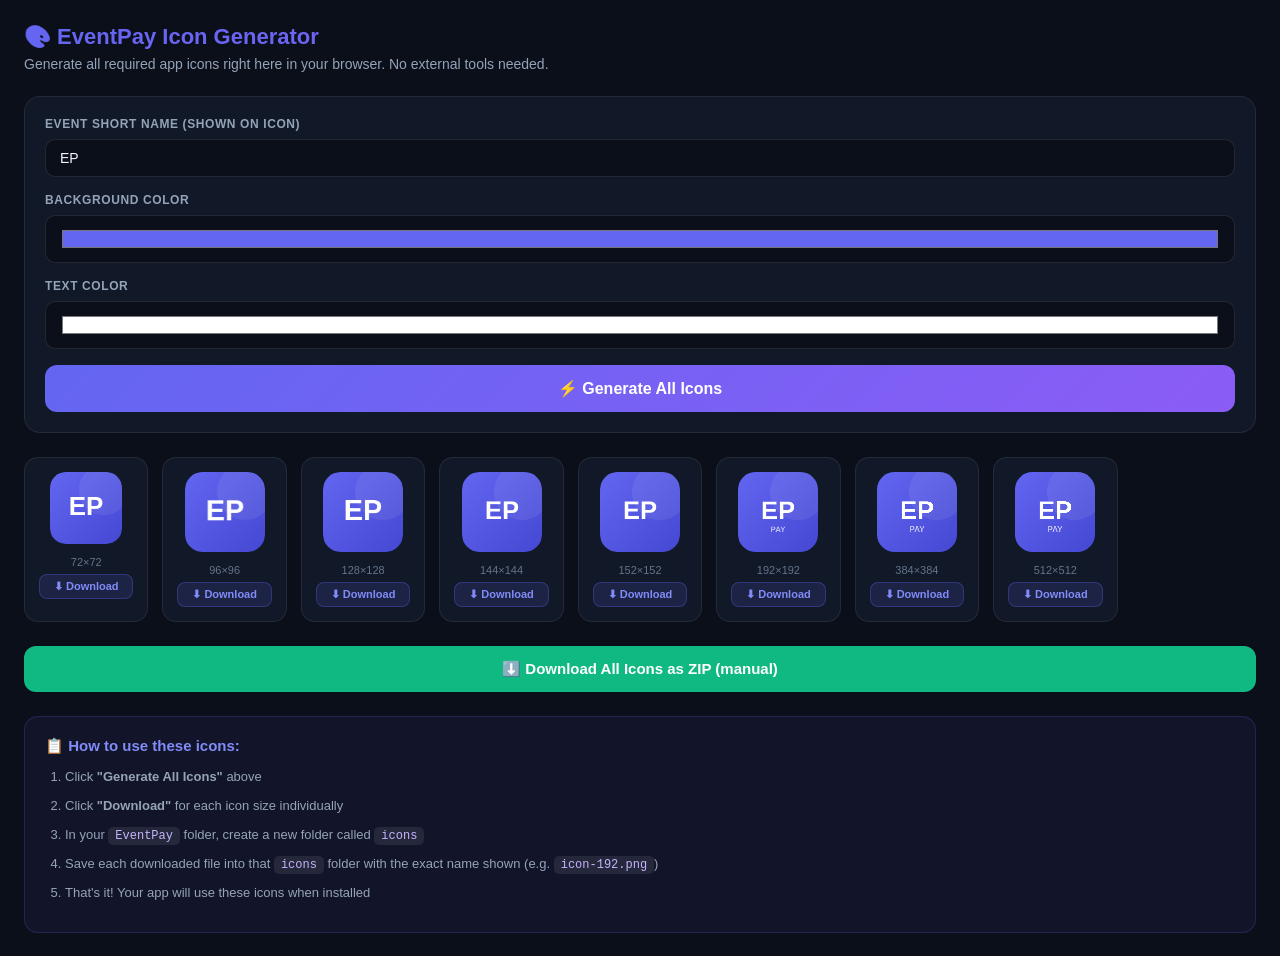
<file: generate_icons.html>
<!DOCTYPE html>
<html lang="en">
<head>
<meta charset="UTF-8">
<meta name="viewport" content="width=device-width, initial-scale=1.0">
<title>Icon Generator — EventPay</title>
<style>
* { box-sizing: border-box; margin: 0; padding: 0; }
body {
  font-family: 'Segoe UI', sans-serif;
  background: #0b0f1a; color: #f1f5f9;
  padding: 24px; min-height: 100vh;
}
h1 { font-size: 22px; font-weight: 800; margin-bottom: 6px;
  background: linear-gradient(135deg,#6366f1,#8b5cf6);
  -webkit-background-clip: text; -webkit-text-fill-color: transparent; }
p { color: #94a3b8; font-size: 14px; margin-bottom: 24px; }
.controls {
  background: #111827; border: 1px solid rgba(255,255,255,0.08);
  border-radius: 16px; padding: 20px; margin-bottom: 24px;
}
.controls label { display: block; font-size: 12px; font-weight: 600; color: #94a3b8;
  text-transform: uppercase; letter-spacing: 0.6px; margin-bottom: 8px; }
.controls input[type="text"],
.controls input[type="color"] {
  padding: 10px 14px; background: #0b0f1a; border: 1.5px solid rgba(255,255,255,0.1);
  border-radius: 10px; color: #f1f5f9; font-size: 14px; margin-bottom: 16px;
  width: 100%;
}
.controls input[type="color"] { height: 48px; cursor: pointer; }
.gen-btn {
  width: 100%; padding: 14px; background: linear-gradient(135deg, #6366f1, #8b5cf6);
  color: white; border: none; border-radius: 12px; font-size: 16px;
  font-weight: 700; cursor: pointer; transition: all 0.2s;
}
.gen-btn:hover { transform: translateY(-2px); }
.preview-grid {
  display: grid; grid-template-columns: repeat(auto-fill, minmax(120px, 1fr));
  gap: 14px; margin-bottom: 24px;
}
.preview-item {
  background: #111827; border: 1px solid rgba(255,255,255,0.08);
  border-radius: 14px; padding: 14px; text-align: center;
}
.preview-item canvas { border-radius: 22%; margin-bottom: 8px; }
.preview-item .size-label { font-size: 11px; color: #64748b; margin-bottom: 6px; }
.preview-item .dl-btn {
  padding: 5px 12px; background: rgba(99,102,241,0.15);
  color: #818cf8; border: 1px solid rgba(99,102,241,0.3);
  border-radius: 8px; font-size: 11px; font-weight: 600;
  cursor: pointer; width: 100%; transition: all 0.2s;
}
.preview-item .dl-btn:hover { background: rgba(99,102,241,0.25); }
.dl-all {
  width: 100%; padding: 14px; background: #10b981;
  color: white; border: none; border-radius: 12px;
  font-size: 15px; font-weight: 700; cursor: pointer;
  margin-bottom: 24px; transition: all 0.2s; display: none;
}
.dl-all:hover { transform: translateY(-2px); }
.instructions {
  background: rgba(99,102,241,0.08); border: 1px solid rgba(99,102,241,0.2);
  border-radius: 14px; padding: 20px;
}
.instructions h3 { font-size: 15px; font-weight: 700; margin-bottom: 12px; color: #818cf8; }
.instructions ol { padding-left: 20px; }
.instructions li { font-size: 13px; color: #94a3b8; margin-bottom: 8px; line-height: 1.6; }
.instructions code {
  background: rgba(255,255,255,0.08); padding: 2px 7px;
  border-radius: 5px; font-family: monospace; font-size: 12px; color: #c4b5fd;
}
</style>
</head>
<body>

<h1>🎨 EventPay Icon Generator</h1>
<p>Generate all required app icons right here in your browser. No external tools needed.</p>

<div class="controls">
  <label>Event Short Name (shown on icon)</label>
  <input type="text" id="appName" value="EP" maxlength="3" placeholder="EP">

  <label>Background Color</label>
  <input type="color" id="bgColor" value="#6366f1">

  <label>Text Color</label>
  <input type="color" id="textColor" value="#ffffff">

  <button class="gen-btn" onclick="generateAll()">⚡ Generate All Icons</button>
</div>

<div class="preview-grid" id="previewGrid"></div>
<button class="dl-all" id="dlAll" onclick="downloadAll()">⬇️ Download All Icons as ZIP (manual)</button>

<div class="instructions">
  <h3>📋 How to use these icons:</h3>
  <ol>
    <li>Click <strong>"Generate All Icons"</strong> above</li>
    <li>Click <strong>"Download"</strong> for each icon size individually</li>
    <li>In your <code>EventPay</code> folder, create a new folder called <code>icons</code></li>
    <li>Save each downloaded file into that <code>icons</code> folder with the exact name shown (e.g. <code>icon-192.png</code>)</li>
    <li>That's it! Your app will use these icons when installed</li>
  </ol>
</div>

<script>
const SIZES = [72, 96, 128, 144, 152, 192, 384, 512];

function generateAll() {
  const name     = document.getElementById("appName").value.trim() || "EP";
  const bgColor  = document.getElementById("bgColor").value;
  const txtColor = document.getElementById("textColor").value;
  const grid     = document.getElementById("previewGrid");
  grid.innerHTML = "";

  SIZES.forEach(size => {
    const canvas = document.createElement("canvas");
    canvas.width  = size;
    canvas.height = size;
    const ctx = canvas.getContext("2d");

    // Background gradient
    const grad = ctx.createLinearGradient(0, 0, size, size);
    grad.addColorStop(0, bgColor);
    grad.addColorStop(1, adjustColor(bgColor, -30));
    ctx.fillStyle = grad;
    const r = size * 0.22;
    roundRect(ctx, 0, 0, size, size, r);
    ctx.fill();

    // Decorative circle
    ctx.beginPath();
    ctx.arc(size * 0.75, size * 0.25, size * 0.35, 0, Math.PI * 2);
    ctx.fillStyle = "rgba(255,255,255,0.07)";
    ctx.fill();

    // Text
    ctx.fillStyle = txtColor;
    ctx.textAlign = "center";
    ctx.textBaseline = "middle";
    const fontSize = size > 128 ? size * 0.32 : size * 0.36;
    ctx.font = `800 ${fontSize}px 'Segoe UI', Arial, sans-serif`;
    ctx.fillText(name.toUpperCase(), size / 2, size / 2);

    // Small subtitle
    if (size >= 192) {
      ctx.font = `600 ${size * 0.1}px 'Segoe UI', Arial, sans-serif`;
      ctx.fillStyle = "rgba(255,255,255,0.6)";
      ctx.fillText("PAY", size / 2, size * 0.72);
    }

    // Display
    const displaySize = Math.min(size, 80);
    const displayCanvas = document.createElement("canvas");
    displayCanvas.width  = displaySize;
    displayCanvas.height = displaySize;
    const dCtx = displayCanvas.getContext("2d");
    dCtx.drawImage(canvas, 0, 0, displaySize, displaySize);

    const item = document.createElement("div");
    item.className = "preview-item";
    item.innerHTML = `<div class="size-label">${size}×${size}</div>`;
    item.insertBefore(displayCanvas, item.firstChild);
    const dlBtn = document.createElement("button");
    dlBtn.className = "dl-btn";
    dlBtn.textContent = "⬇ Download";
    dlBtn.onclick = () => {
      const a = document.createElement("a");
      a.download = `icon-${size}.png`;
      a.href = canvas.toDataURL("image/png");
      a.click();
    };
    item.appendChild(dlBtn);
    grid.appendChild(item);
  });

  document.getElementById("dlAll").style.display = "block";
}

function roundRect(ctx, x, y, w, h, r) {
  ctx.beginPath();
  ctx.moveTo(x + r, y);
  ctx.lineTo(x + w - r, y);
  ctx.quadraticCurveTo(x + w, y, x + w, y + r);
  ctx.lineTo(x + w, y + h - r);
  ctx.quadraticCurveTo(x + w, y + h, x + w - r, y + h);
  ctx.lineTo(x + r, y + h);
  ctx.quadraticCurveTo(x, y + h, x, y + h - r);
  ctx.lineTo(x, y + r);
  ctx.quadraticCurveTo(x, y, x + r, y);
  ctx.closePath();
}

function adjustColor(hex, amount) {
  const num = parseInt(hex.replace("#",""), 16);
  const r = Math.max(0, Math.min(255, (num >> 16) + amount));
  const g = Math.max(0, Math.min(255, ((num >> 8) & 0x00FF) + amount));
  const b = Math.max(0, Math.min(255, (num & 0x0000FF) + amount));
  return "#" + ((r << 16) | (g << 8) | b).toString(16).padStart(6, "0");
}

function downloadAll() {
  alert("Click 'Download' on each icon individually to save them.\nSave all to your EventPay/icons/ folder.");
}

// Auto-generate on load
window.onload = () => generateAll();
</script>
</body>
</html>
</file>
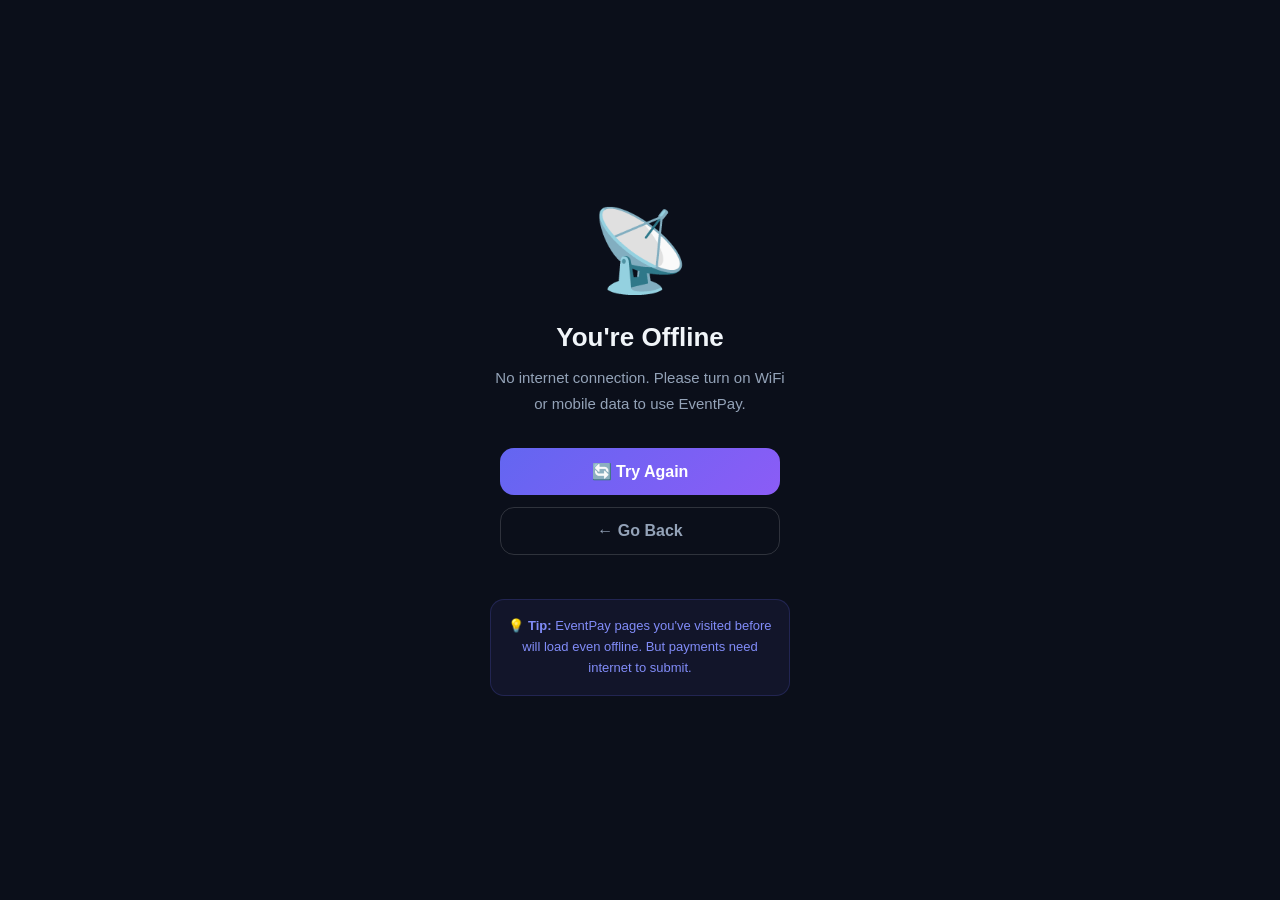
<file: offline.html>
<!DOCTYPE html>
<html lang="en">
<head>
<meta charset="UTF-8">
<link rel="manifest" href="manifest.json">
<meta name="theme-color" content="#6366f1">
<meta name="apple-mobile-web-app-capable" content="yes">
<meta name="apple-mobile-web-app-status-bar-style" content="black-translucent">
<meta name="apple-mobile-web-app-title" content="EventPay">
<link rel="apple-touch-icon" href="icons/icon-192.png">
<meta name="viewport" content="width=device-width, initial-scale=1.0">
<title>No Internet — EventPay</title>
<link rel="manifest" href="manifest.json">
<meta name="theme-color" content="#6366f1">
<style>
* { box-sizing: border-box; margin: 0; padding: 0; }
body {
  font-family: 'Segoe UI', sans-serif;
  background: #0b0f1a;
  color: #f1f5f9;
  min-height: 100vh;
  display: flex;
  flex-direction: column;
  align-items: center;
  justify-content: center;
  padding: 24px;
  text-align: center;
}
.icon { font-size: 80px; margin-bottom: 24px; animation: float 2s ease-in-out infinite; }
@keyframes float {
  0%, 100% { transform: translateY(0); }
  50% { transform: translateY(-10px); }
}
h1 { font-size: 26px; font-weight: 800; margin-bottom: 12px; }
p  { color: #94a3b8; font-size: 15px; line-height: 1.7; max-width: 300px; margin-bottom: 32px; }
.btn {
  padding: 14px 32px;
  background: linear-gradient(135deg, #6366f1, #8b5cf6);
  color: white;
  border: none;
  border-radius: 14px;
  font-size: 16px;
  font-weight: 700;
  cursor: pointer;
  margin-bottom: 12px;
  width: 100%;
  max-width: 280px;
  transition: transform 0.2s;
}
.btn:hover { transform: translateY(-2px); }
.btn-outline {
  background: transparent;
  border: 1.5px solid rgba(255,255,255,0.15);
  color: #94a3b8;
}
.tip {
  margin-top: 32px;
  padding: 16px;
  background: rgba(99,102,241,0.08);
  border: 1px solid rgba(99,102,241,0.2);
  border-radius: 14px;
  font-size: 13px;
  color: #818cf8;
  max-width: 300px;
  line-height: 1.6;
}
</style>
</head>
<body>
<div class="icon">📡</div>
<h1>You're Offline</h1>
<p>No internet connection. Please turn on WiFi or mobile data to use EventPay.</p>
<button class="btn" onclick="location.reload()">🔄 Try Again</button>
<button class="btn btn-outline" onclick="history.back()">← Go Back</button>
<div class="tip">
  💡 <strong>Tip:</strong> EventPay pages you've visited before will load even offline. But payments need internet to submit.
</div>
<script>
// Auto-reload when connection comes back
window.addEventListener("online", () => location.reload());
</script>
<script>
if ("serviceWorker" in navigator) {
  window.addEventListener("load", () => {
    navigator.serviceWorker.register("./sw.js")
      .then(r => console.log("[SW] Registered:", r.scope))
      .catch(e => console.log("[SW] Error:", e));
  });
}
</script>
</body>
</html>
</file>
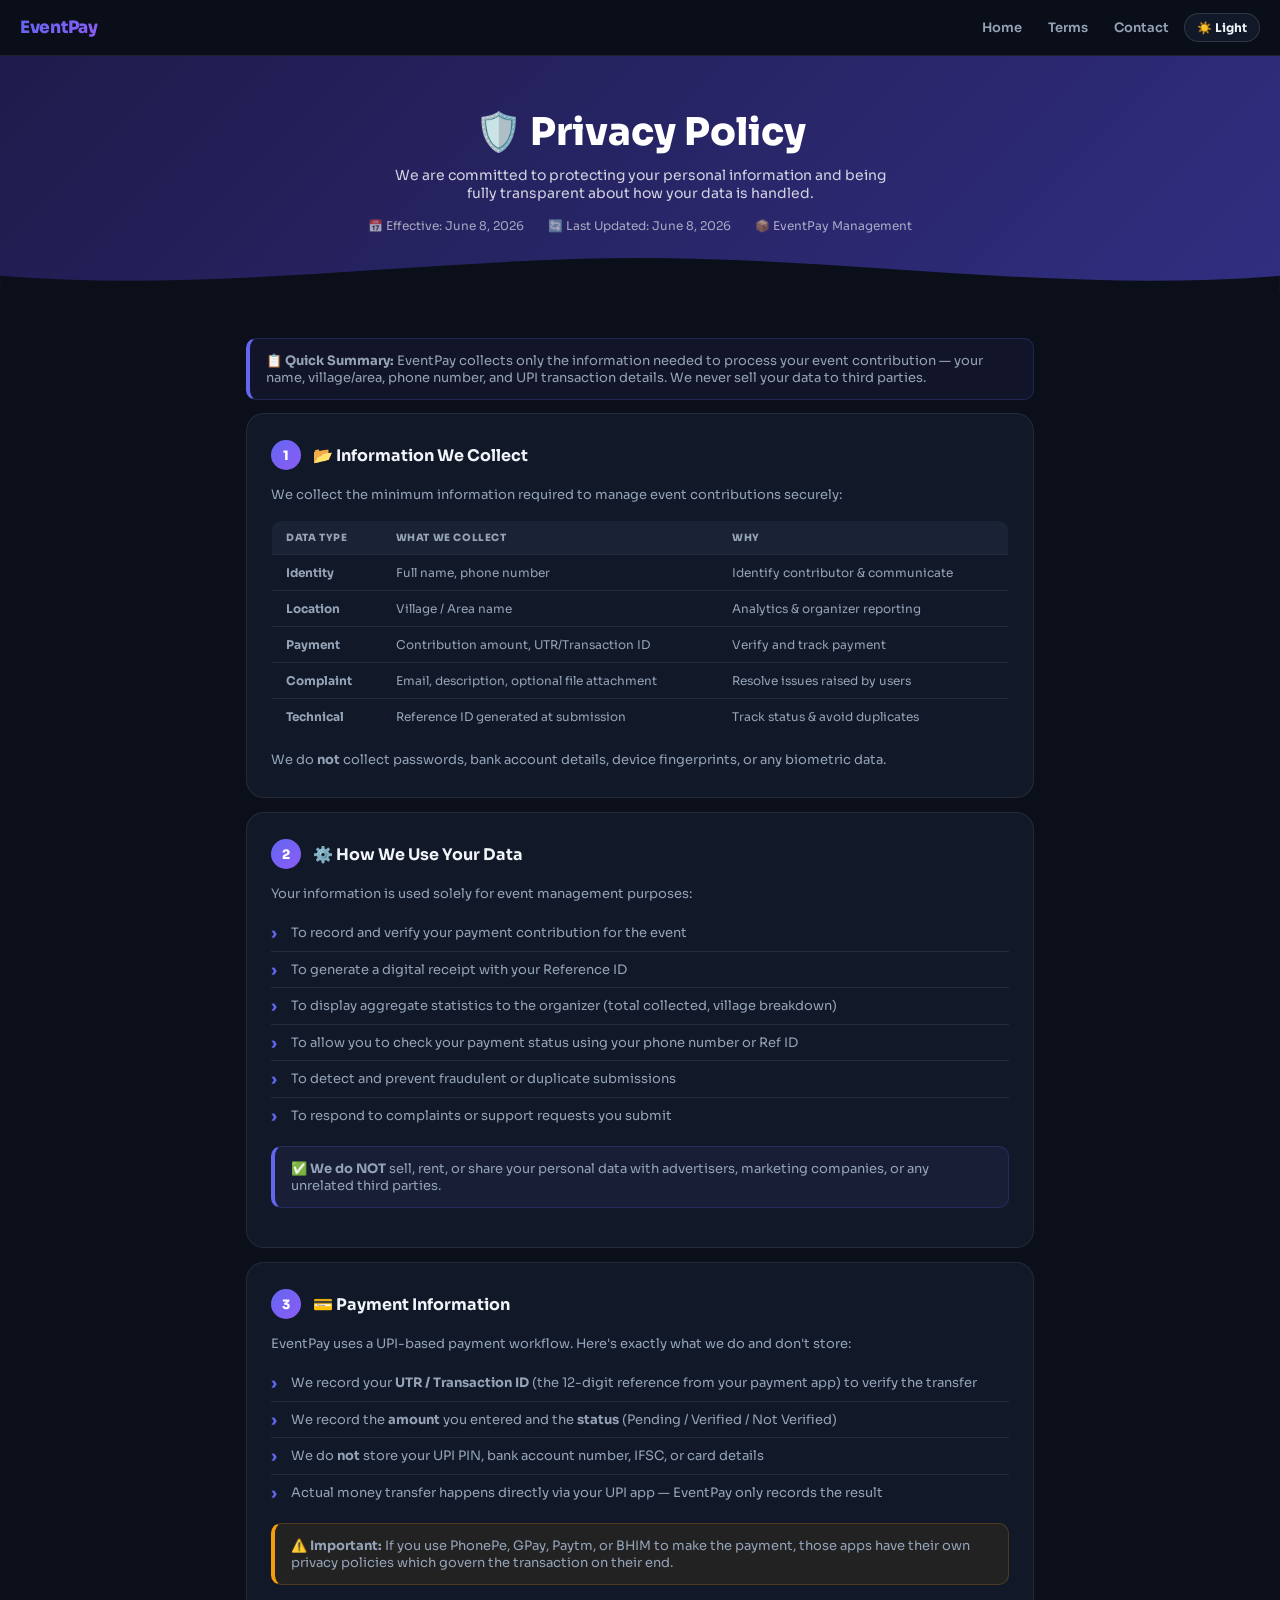
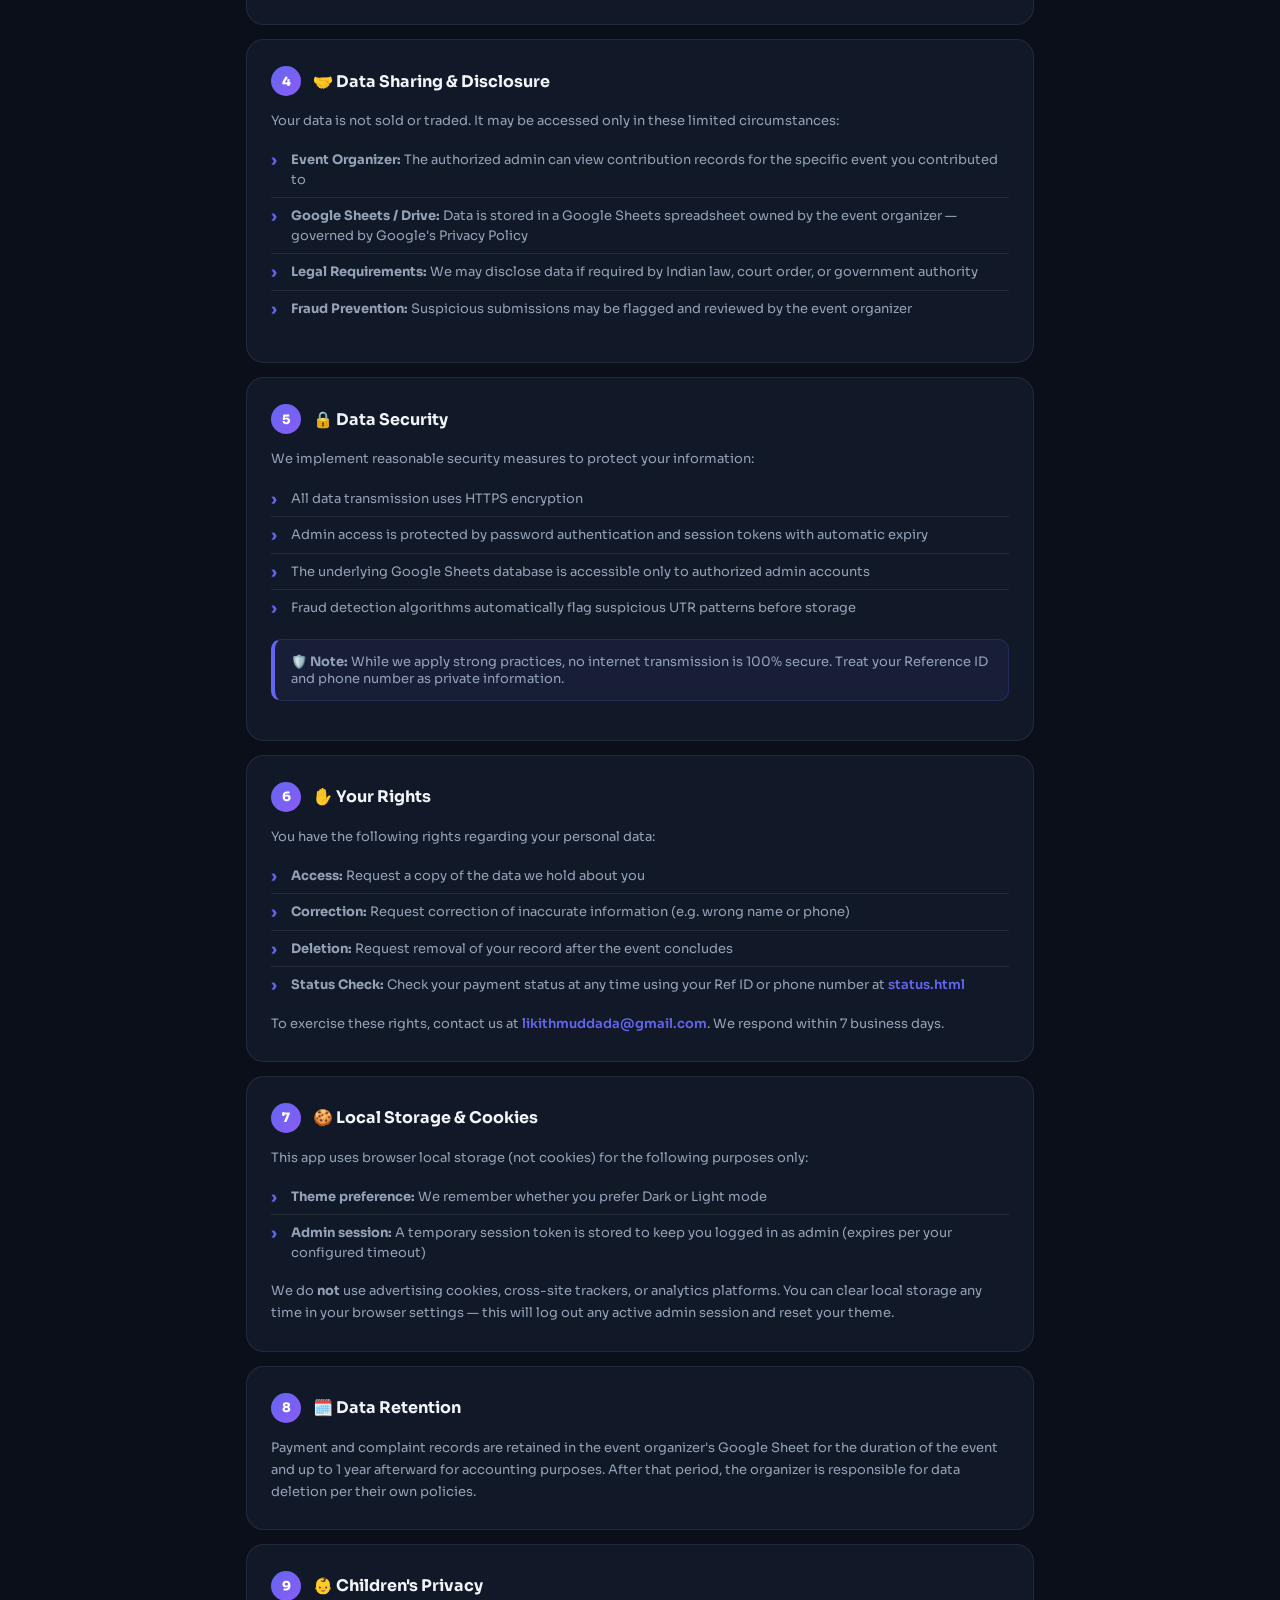
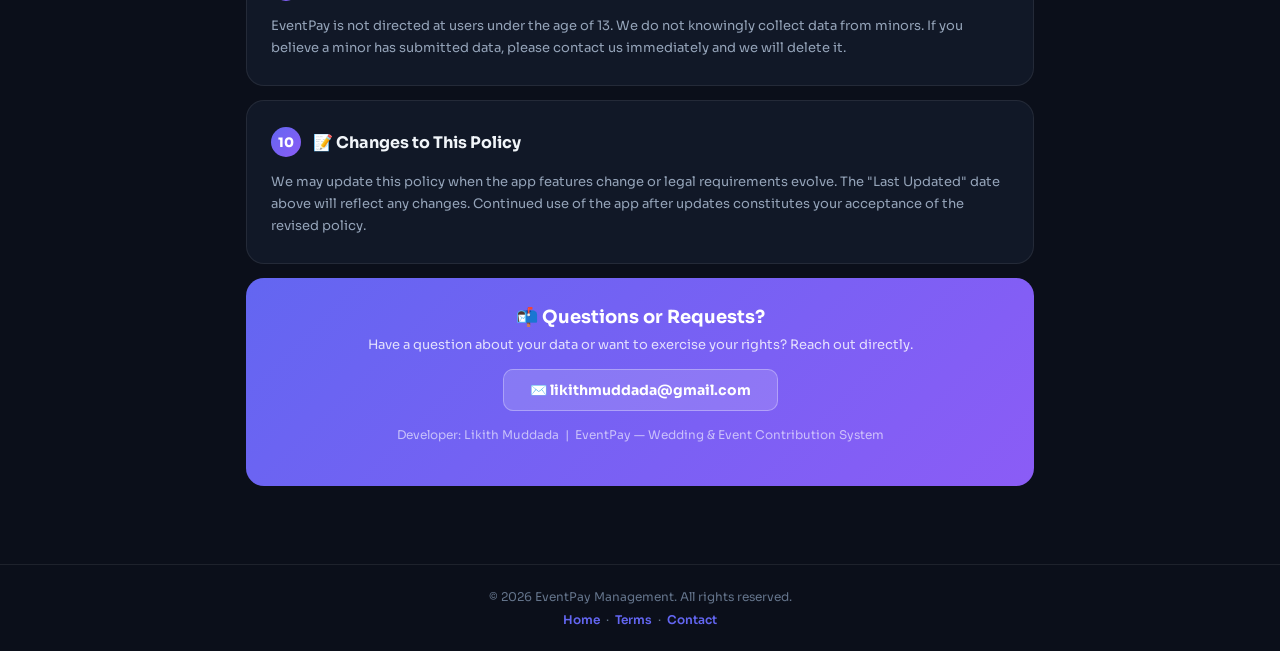
<file: privacy_policy.html>
<!DOCTYPE html>
<html lang="en">
<head>
<meta charset="UTF-8">
<script>(function(){ const t=localStorage.getItem('theme')||'dark'; document.documentElement.setAttribute('data-theme',t); })();</script>
<meta name="viewport" content="width=device-width, initial-scale=1.0">
<title>Privacy Policy — EventPay</title>
<link href="https://fonts.googleapis.com/css2?family=Sora:wght@300;400;600;700;800&family=JetBrains+Mono:wght@400;600&display=swap" rel="stylesheet">
<link rel="stylesheet" href="shared.css">
<style>
.pp-hero{background:linear-gradient(135deg,#1e1b4b,#312e81);padding:52px 20px 60px;text-align:center;position:relative;overflow:hidden;}
[data-theme="light"] .pp-hero{background:linear-gradient(135deg,#4f46e5,#7c3aed);}
.pp-hero h1{font-size:clamp(24px,4vw,38px);font-weight:800;color:#fff;margin-bottom:10px;}
.pp-hero p{color:rgba(255,255,255,0.8);font-size:14px;max-width:520px;margin:0 auto;}
.pp-meta{display:flex;justify-content:center;gap:24px;flex-wrap:wrap;margin-top:16px;}
.pp-meta span{font-size:12px;color:rgba(255,255,255,0.6);}
.pp-wave{position:absolute;bottom:-1px;left:0;right:0;}

.pp-wrap{max-width:820px;margin:0 auto;padding:32px 16px;}
.pp-section{background:var(--surface);border:1px solid var(--border);border-radius:18px;padding:26px 24px;margin-bottom:14px;transition:box-shadow 0.2s;}
.pp-section:hover{box-shadow:0 6px 24px rgba(0,0,0,0.12);}
.pp-section-head{display:flex;align-items:center;gap:12px;margin-bottom:14px;}
.pp-num{width:30px;height:30px;border-radius:50%;background:linear-gradient(135deg,var(--accent),var(--accent2));color:white;font-size:13px;font-weight:800;display:flex;align-items:center;justify-content:center;flex-shrink:0;}
.pp-section h2{font-size:16px;font-weight:700;color:var(--text);margin:0;}
.pp-section p{font-size:13px;color:var(--text-muted);line-height:1.7;margin-bottom:10px;}
.pp-section p:last-child{margin-bottom:0;}
.pp-list{list-style:none;margin:10px 0;}
.pp-list li{padding:8px 0 8px 20px;font-size:13px;color:var(--text-muted);border-bottom:1px solid var(--border);position:relative;line-height:1.5;}
.pp-list li:last-child{border-bottom:none;}
.pp-list li::before{content:'›';position:absolute;left:0;color:var(--accent);font-weight:700;font-size:16px;line-height:1.2;}
.pp-info{background:rgba(99,102,241,0.08);border:1px solid rgba(99,102,241,0.2);border-left:4px solid var(--accent);border-radius:10px;padding:13px 16px;margin:13px 0;font-size:13px;color:var(--text-muted);}
.pp-warn{background:rgba(245,158,11,0.08);border:1px solid rgba(245,158,11,0.2);border-left:4px solid var(--warning);border-radius:10px;padding:13px 16px;margin:13px 0;font-size:13px;color:var(--text-muted);}
.pp-table{width:100%;border-collapse:collapse;margin:14px 0;font-size:12px;border-radius:10px;overflow:hidden;border:1px solid var(--border);}
.pp-table th{background:var(--surface2);color:var(--text-muted);padding:10px 14px;text-align:left;font-size:10px;font-weight:800;text-transform:uppercase;letter-spacing:0.06em;}
.pp-table td{padding:10px 14px;border-bottom:1px solid var(--border);color:var(--text-muted);vertical-align:top;font-size:12px;}
.pp-table tr:last-child td{border-bottom:none;}
.contact-cta{background:linear-gradient(135deg,var(--accent),var(--accent2));border-radius:18px;padding:28px;text-align:center;margin-bottom:14px;}
.contact-cta h3{color:white;font-size:18px;font-weight:700;margin-bottom:8px;}
.contact-cta p{color:rgba(255,255,255,0.8);font-size:13px;margin-bottom:16px;}
.contact-cta a{display:inline-flex;align-items:center;gap:8px;padding:11px 26px;background:rgba(255,255,255,0.15);border:1px solid rgba(255,255,255,0.3);border-radius:10px;color:white;text-decoration:none;font-weight:700;font-size:14px;transition:all 0.2s;}
.contact-cta a:hover{background:rgba(255,255,255,0.25);}
</style>
</head>
<body>

<nav class="navbar">
  <div class="nav-logo" id="navLogo">EventPay</div>
  <div class="nav-links">
    <a href="index.html" class="nav-link">Home</a>
    <a href="terms.html" class="nav-link">Terms</a>
    <a href="contact.html" class="nav-link">Contact</a>
    <button class="theme-toggle-btn" id="themeToggle" onclick="toggleTheme()">☀️ Light</button>
  </div>
  <button class="hamburger" onclick="toggleNav()">☰</button>
</nav>
<div class="nav-mobile" id="navMobile">
  <a href="index.html">🏠 Home</a>
  <a href="terms.html">📜 Terms</a>
  <a href="contact.html">📬 Contact</a>
</div>

<div class="pp-hero">
  <h1>🛡️ Privacy Policy</h1>
  <p>We are committed to protecting your personal information and being fully transparent about how your data is handled.</p>
  <div class="pp-meta">
    <span>📅 Effective: June 8, 2026</span>
    <span>🔄 Last Updated: June 8, 2026</span>
    <span>📦 EventPay Management</span>
  </div>
  <svg class="pp-wave" viewBox="0 0 1440 40" fill="none"><path d="M0 40h1440V20C1200 40 960 0 720 0S240 40 0 20V40z" fill="var(--bg)"/></svg>
</div>

<div class="pp-wrap">

  <div class="pp-info">
    <strong>📋 Quick Summary:</strong> EventPay collects only the information needed to process your event contribution — your name, village/area, phone number, and UPI transaction details. We never sell your data to third parties.
  </div>

  <!-- 1 -->
  <div class="pp-section">
    <div class="pp-section-head"><div class="pp-num">1</div><h2>📂 Information We Collect</h2></div>
    <p>We collect the minimum information required to manage event contributions securely:</p>
    <table class="pp-table">
      <thead><tr><th>Data Type</th><th>What We Collect</th><th>Why</th></tr></thead>
      <tbody>
        <tr><td><strong>Identity</strong></td><td>Full name, phone number</td><td>Identify contributor & communicate</td></tr>
        <tr><td><strong>Location</strong></td><td>Village / Area name</td><td>Analytics & organizer reporting</td></tr>
        <tr><td><strong>Payment</strong></td><td>Contribution amount, UTR/Transaction ID</td><td>Verify and track payment</td></tr>
        <tr><td><strong>Complaint</strong></td><td>Email, description, optional file attachment</td><td>Resolve issues raised by users</td></tr>
        <tr><td><strong>Technical</strong></td><td>Reference ID generated at submission</td><td>Track status & avoid duplicates</td></tr>
      </tbody>
    </table>
    <p>We do <strong>not</strong> collect passwords, bank account details, device fingerprints, or any biometric data.</p>
  </div>

  <!-- 2 -->
  <div class="pp-section">
    <div class="pp-section-head"><div class="pp-num">2</div><h2>⚙️ How We Use Your Data</h2></div>
    <p>Your information is used solely for event management purposes:</p>
    <ul class="pp-list">
      <li>To record and verify your payment contribution for the event</li>
      <li>To generate a digital receipt with your Reference ID</li>
      <li>To display aggregate statistics to the organizer (total collected, village breakdown)</li>
      <li>To allow you to check your payment status using your phone number or Ref ID</li>
      <li>To detect and prevent fraudulent or duplicate submissions</li>
      <li>To respond to complaints or support requests you submit</li>
    </ul>
    <div class="pp-info"><strong>✅ We do NOT</strong> sell, rent, or share your personal data with advertisers, marketing companies, or any unrelated third parties.</div>
  </div>

  <!-- 3 -->
  <div class="pp-section">
    <div class="pp-section-head"><div class="pp-num">3</div><h2>💳 Payment Information</h2></div>
    <p>EventPay uses a UPI-based payment workflow. Here's exactly what we do and don't store:</p>
    <ul class="pp-list">
      <li>We record your <strong>UTR / Transaction ID</strong> (the 12-digit reference from your payment app) to verify the transfer</li>
      <li>We record the <strong>amount</strong> you entered and the <strong>status</strong> (Pending / Verified / Not Verified)</li>
      <li>We do <strong>not</strong> store your UPI PIN, bank account number, IFSC, or card details</li>
      <li>Actual money transfer happens directly via your UPI app — EventPay only records the result</li>
    </ul>
    <div class="pp-warn">⚠️ <strong>Important:</strong> If you use PhonePe, GPay, Paytm, or BHIM to make the payment, those apps have their own privacy policies which govern the transaction on their end.</div>
  </div>

  <!-- 4 -->
  <div class="pp-section">
    <div class="pp-section-head"><div class="pp-num">4</div><h2>🤝 Data Sharing & Disclosure</h2></div>
    <p>Your data is not sold or traded. It may be accessed only in these limited circumstances:</p>
    <ul class="pp-list">
      <li><strong>Event Organizer:</strong> The authorized admin can view contribution records for the specific event you contributed to</li>
      <li><strong>Google Sheets / Drive:</strong> Data is stored in a Google Sheets spreadsheet owned by the event organizer — governed by Google's Privacy Policy</li>
      <li><strong>Legal Requirements:</strong> We may disclose data if required by Indian law, court order, or government authority</li>
      <li><strong>Fraud Prevention:</strong> Suspicious submissions may be flagged and reviewed by the event organizer</li>
    </ul>
  </div>

  <!-- 5 -->
  <div class="pp-section">
    <div class="pp-section-head"><div class="pp-num">5</div><h2>🔒 Data Security</h2></div>
    <p>We implement reasonable security measures to protect your information:</p>
    <ul class="pp-list">
      <li>All data transmission uses HTTPS encryption</li>
      <li>Admin access is protected by password authentication and session tokens with automatic expiry</li>
      <li>The underlying Google Sheets database is accessible only to authorized admin accounts</li>
      <li>Fraud detection algorithms automatically flag suspicious UTR patterns before storage</li>
    </ul>
    <div class="pp-info"><strong>🛡️ Note:</strong> While we apply strong practices, no internet transmission is 100% secure. Treat your Reference ID and phone number as private information.</div>
  </div>

  <!-- 6 -->
  <div class="pp-section">
    <div class="pp-section-head"><div class="pp-num">6</div><h2>✋ Your Rights</h2></div>
    <p>You have the following rights regarding your personal data:</p>
    <ul class="pp-list">
      <li><strong>Access:</strong> Request a copy of the data we hold about you</li>
      <li><strong>Correction:</strong> Request correction of inaccurate information (e.g. wrong name or phone)</li>
      <li><strong>Deletion:</strong> Request removal of your record after the event concludes</li>
      <li><strong>Status Check:</strong> Check your payment status at any time using your Ref ID or phone number at <a href="status.html" class="text-link">status.html</a></li>
    </ul>
    <p>To exercise these rights, contact us at <a href="mailto:likithmuddada@gmail.com" class="text-link">likithmuddada@gmail.com</a>. We respond within 7 business days.</p>
  </div>

  <!-- 7 -->
  <div class="pp-section">
    <div class="pp-section-head"><div class="pp-num">7</div><h2>🍪 Local Storage & Cookies</h2></div>
    <p>This app uses browser local storage (not cookies) for the following purposes only:</p>
    <ul class="pp-list">
      <li><strong>Theme preference:</strong> We remember whether you prefer Dark or Light mode</li>
      <li><strong>Admin session:</strong> A temporary session token is stored to keep you logged in as admin (expires per your configured timeout)</li>
    </ul>
    <p>We do <strong>not</strong> use advertising cookies, cross-site trackers, or analytics platforms. You can clear local storage any time in your browser settings — this will log out any active admin session and reset your theme.</p>
  </div>

  <!-- 8 -->
  <div class="pp-section">
    <div class="pp-section-head"><div class="pp-num">8</div><h2>🗓️ Data Retention</h2></div>
    <p>Payment and complaint records are retained in the event organizer's Google Sheet for the duration of the event and up to 1 year afterward for accounting purposes. After that period, the organizer is responsible for data deletion per their own policies.</p>
  </div>

  <!-- 9 -->
  <div class="pp-section">
    <div class="pp-section-head"><div class="pp-num">9</div><h2>👶 Children's Privacy</h2></div>
    <p>EventPay is not directed at users under the age of 13. We do not knowingly collect data from minors. If you believe a minor has submitted data, please contact us immediately and we will delete it.</p>
  </div>

  <!-- 10 -->
  <div class="pp-section">
    <div class="pp-section-head"><div class="pp-num">10</div><h2>📝 Changes to This Policy</h2></div>
    <p>We may update this policy when the app features change or legal requirements evolve. The "Last Updated" date above will reflect any changes. Continued use of the app after updates constitutes your acceptance of the revised policy.</p>
  </div>

  <!-- Contact -->
  <div class="contact-cta">
    <h3>📬 Questions or Requests?</h3>
    <p>Have a question about your data or want to exercise your rights? Reach out directly.</p>
    <a href="mailto:likithmuddada@gmail.com">✉️ likithmuddada@gmail.com</a>
    <p style="margin-top:16px;font-size:12px;color:rgba(255,255,255,0.6)">Developer: Likith Muddada &nbsp;|&nbsp; EventPay — Wedding & Event Contribution System</p>
  </div>

</div>

<footer class="footer">
  <p>© 2026 EventPay Management. All rights reserved.</p>
  <p style="margin-top:8px">
    <a href="index.html" class="text-link" style="font-size:12px">Home</a> &nbsp;·&nbsp;
    <a href="terms.html" class="text-link" style="font-size:12px">Terms</a> &nbsp;·&nbsp;
    <a href="contact.html" class="text-link" style="font-size:12px">Contact</a>
  </p>
</footer>
<div class="toast-container" id="toastContainer"></div>
<script src="config.js"></script>
<script>
fetch(APP_CONFIG.SCRIPT_URL+"?action=getSettings").then(r=>r.json()).then(d=>{
  const n=d.EventName||"EventPay";
  document.getElementById("navLogo").textContent=n;
  document.title="Privacy Policy — "+n;
}).catch(()=>{});
function toggleNav(){document.getElementById("navMobile").classList.toggle("open");}
function toggleTheme(){
  const c=document.documentElement.getAttribute('data-theme')||'dark',n=c==='dark'?'light':'dark';
  document.documentElement.setAttribute('data-theme',n);localStorage.setItem('theme',n);
  document.getElementById('themeToggle').textContent=n==='dark'?'☀️ Light':'🌙 Dark';
}
window.addEventListener('DOMContentLoaded',()=>{
  const t=document.documentElement.getAttribute('data-theme')||'dark';
  document.getElementById('themeToggle').textContent=t==='dark'?'☀️ Light':'🌙 Dark';
});
</script>
</body>
</html>
</file>
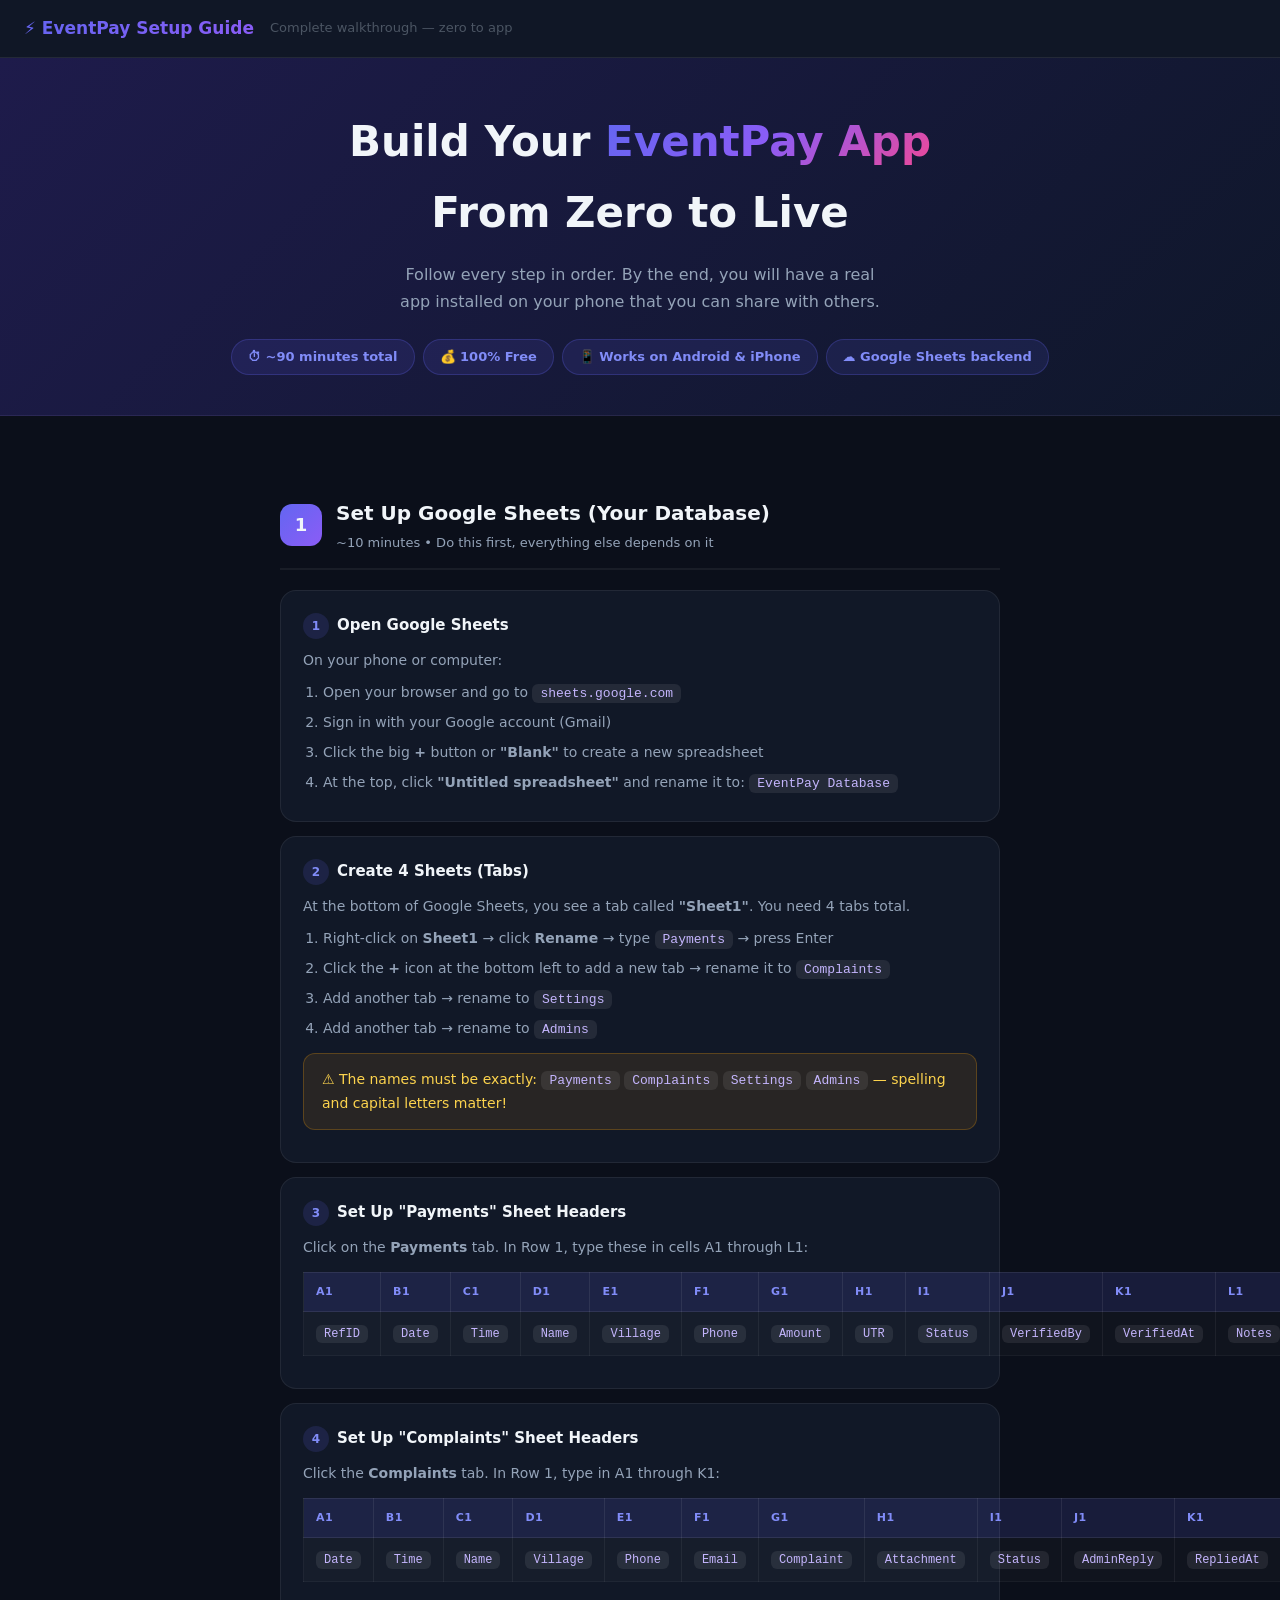
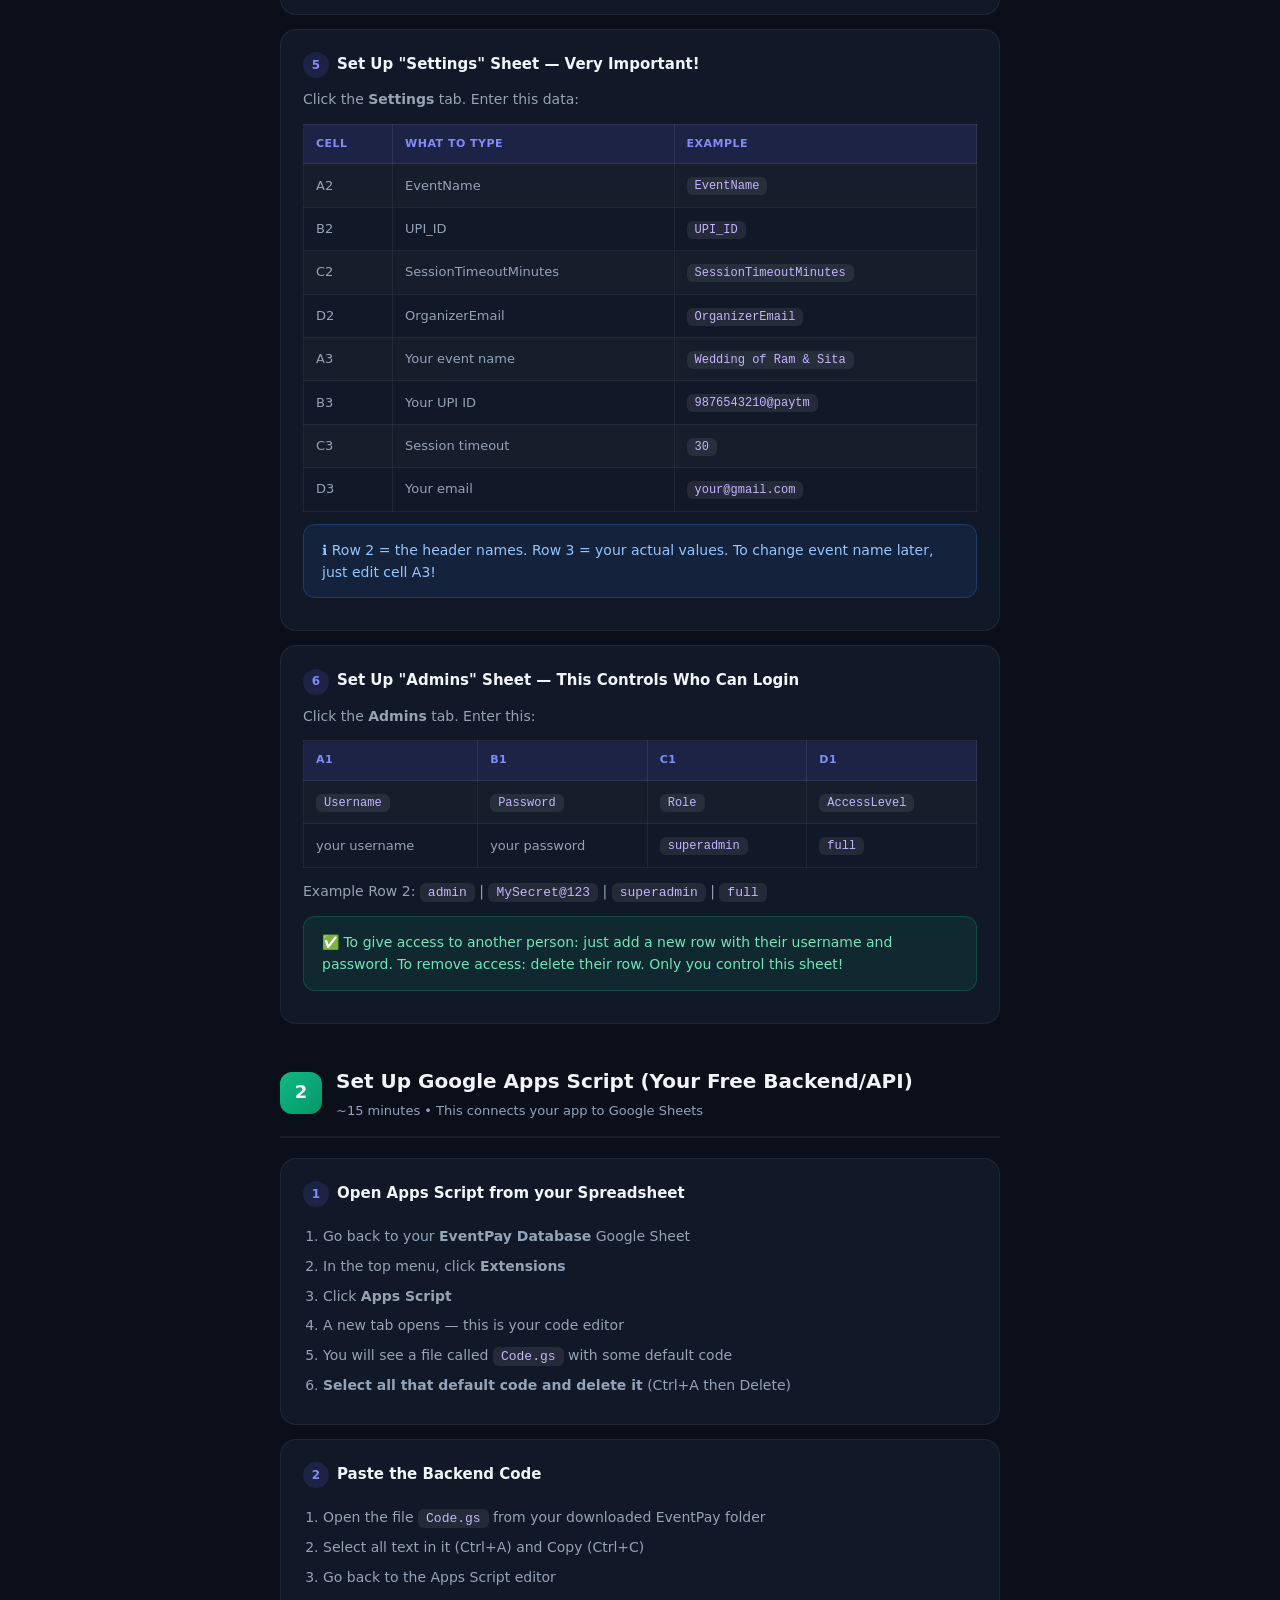
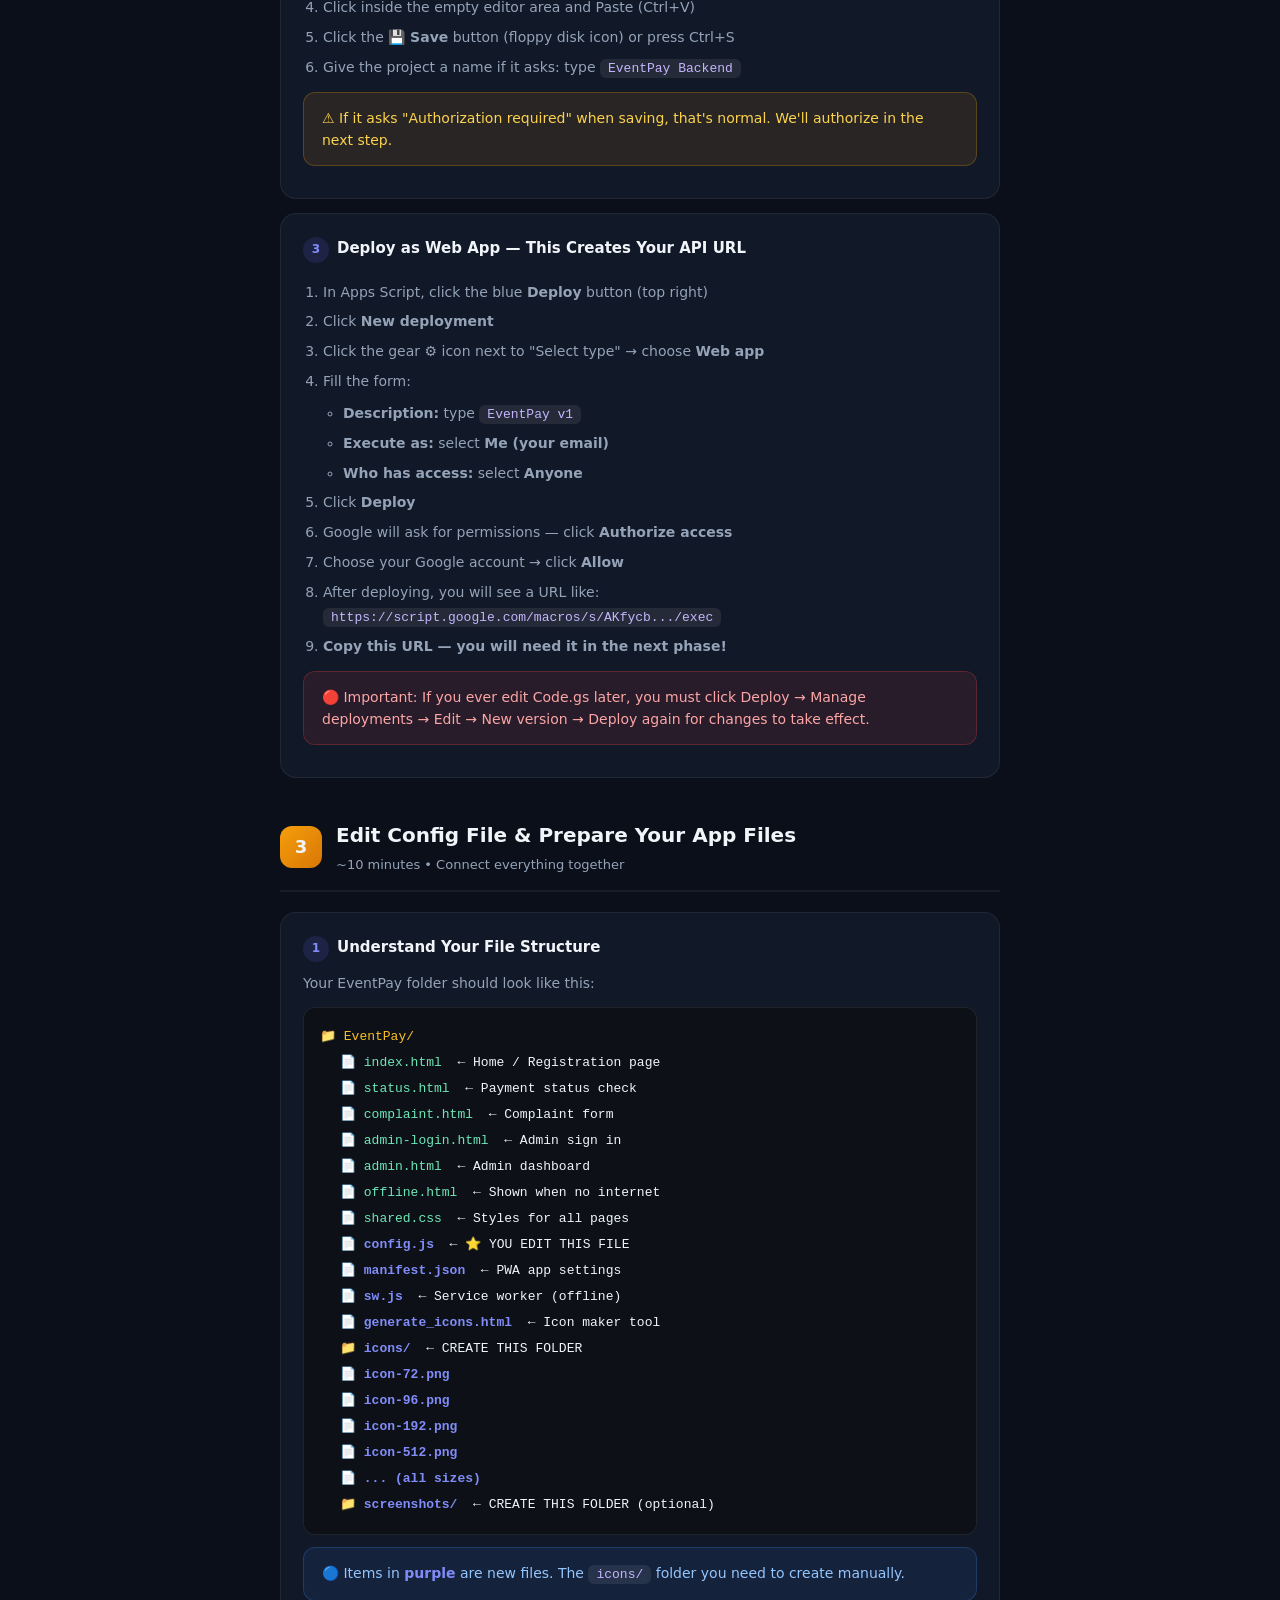
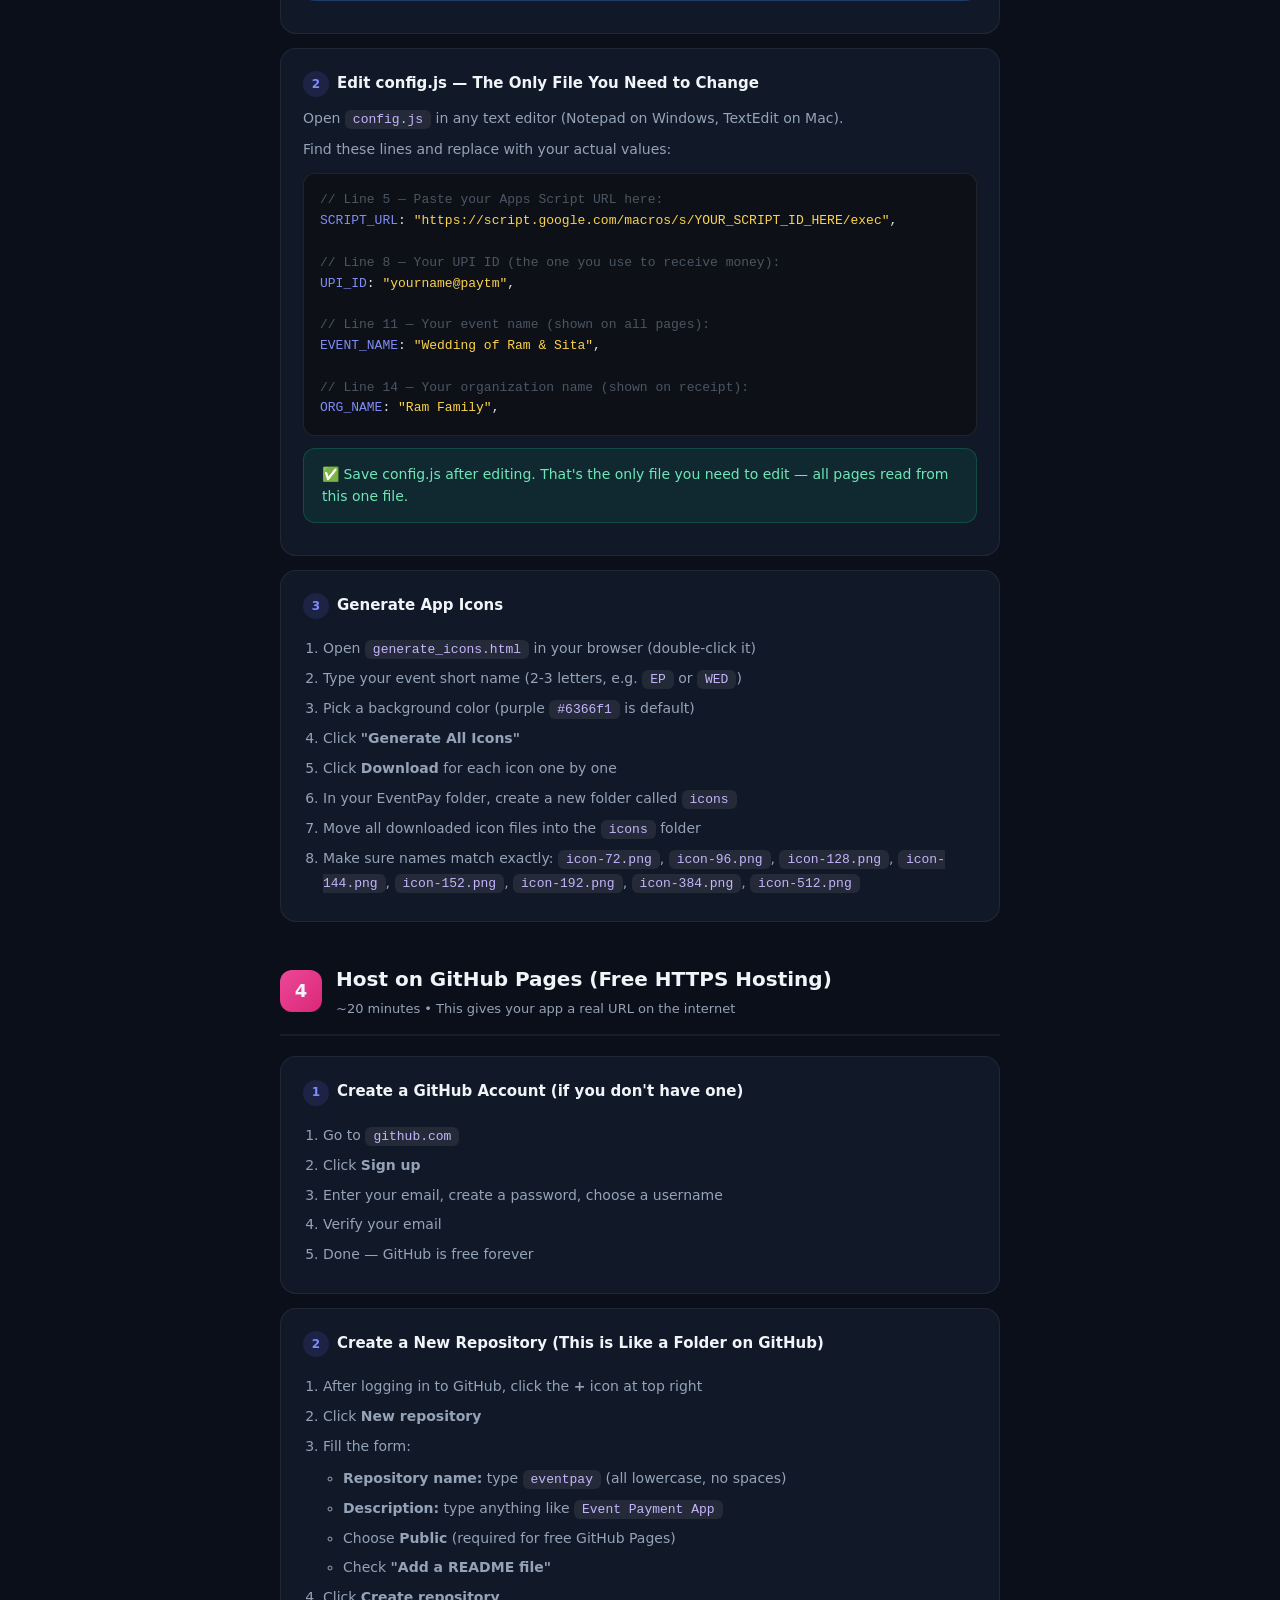
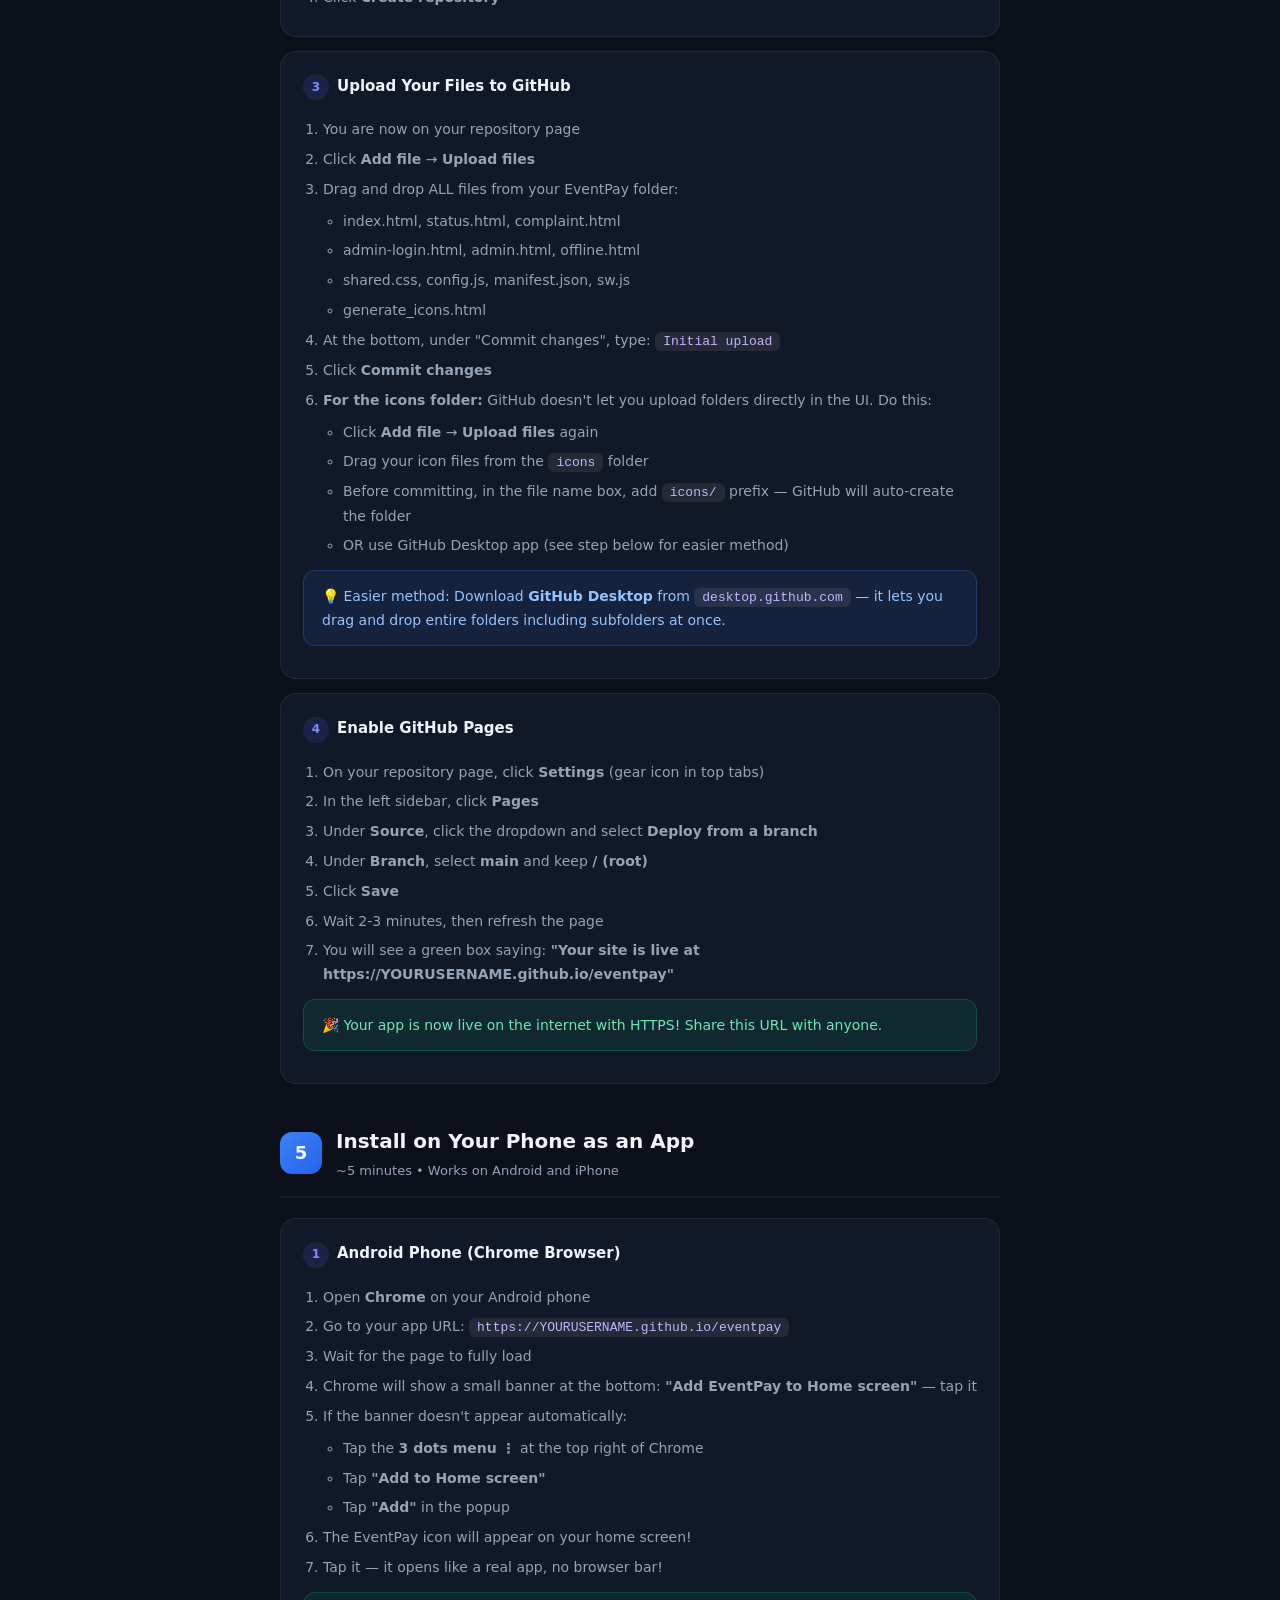
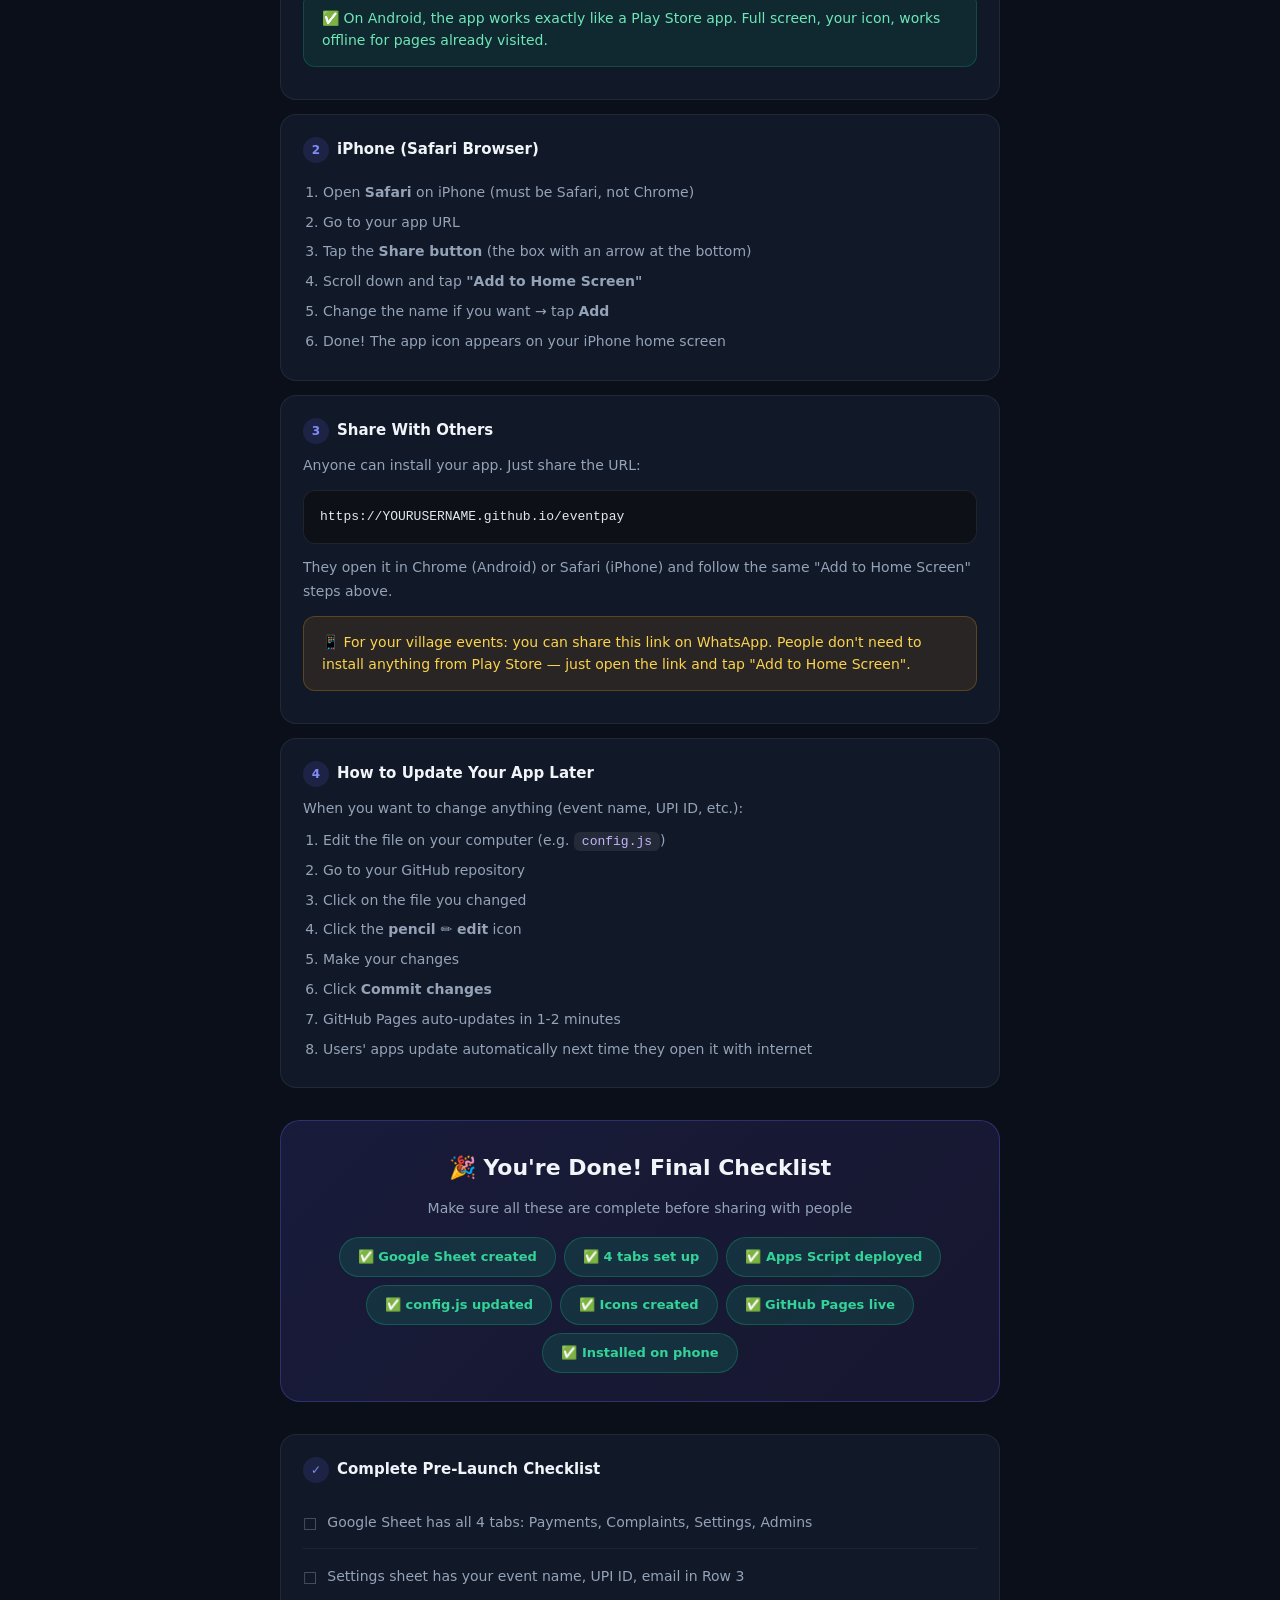
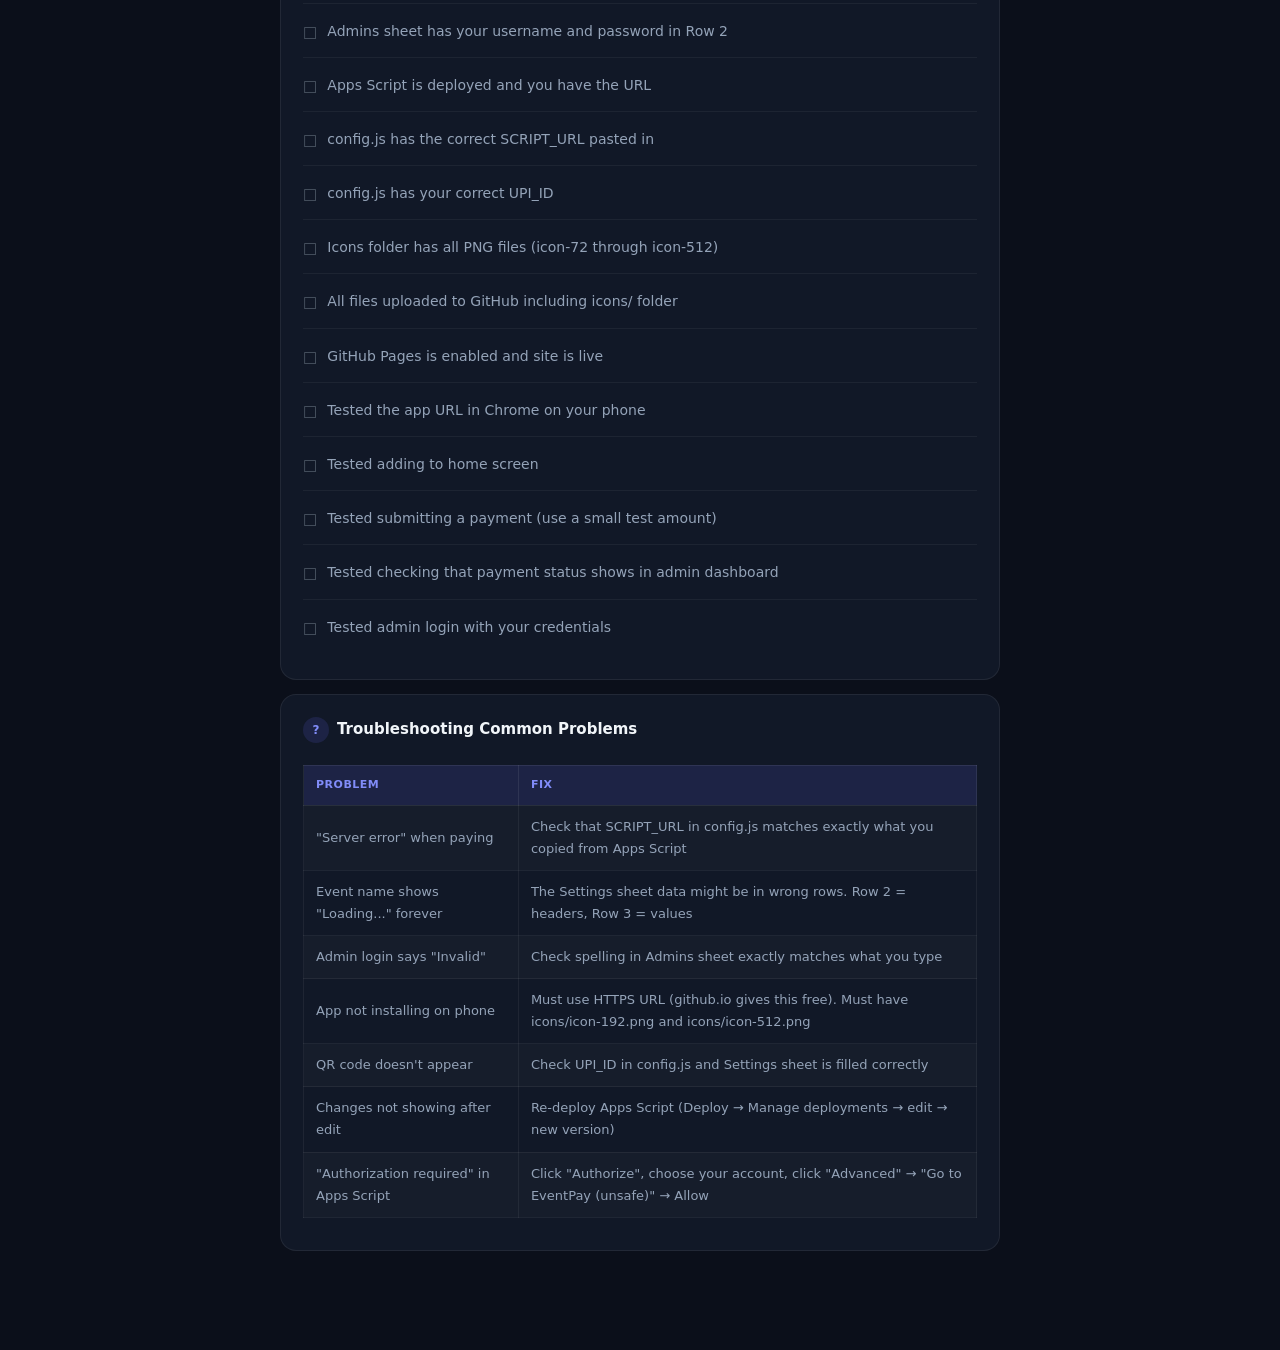
<file: SETUP_GUIDE.html>
<!DOCTYPE html>
<html lang="en">
<head>
<meta charset="UTF-8">
<meta name="viewport" content="width=device-width, initial-scale=1.0">
<title>EventPay — Complete Setup Guide</title>
<style>
* { box-sizing: border-box; margin: 0; padding: 0; }
body {
  font-family: 'Segoe UI', system-ui, sans-serif;
  background: #0b0f1a; color: #f1f5f9;
  line-height: 1.7; padding-bottom: 60px;
}

/* NAV */
.top-nav {
  background: rgba(17,24,39,0.98);
  border-bottom: 1px solid rgba(255,255,255,0.08);
  padding: 14px 24px;
  position: sticky; top: 0; z-index: 100;
  display: flex; align-items: center; gap: 16px;
}
.top-nav h2 { font-size: 17px; font-weight: 800;
  background: linear-gradient(135deg,#6366f1,#8b5cf6);
  -webkit-background-clip:text; -webkit-text-fill-color:transparent; }

/* HERO */
.hero {
  background: linear-gradient(135deg, #1e1b4b 0%, #0f172a 100%);
  padding: 48px 24px 40px; text-align: center;
  border-bottom: 1px solid rgba(255,255,255,0.06);
}
.hero h1 { font-size: clamp(26px,5vw,42px); font-weight: 900; margin-bottom: 12px; }
.hero h1 span { background:linear-gradient(135deg,#6366f1,#8b5cf6,#ec4899);
  -webkit-background-clip:text; -webkit-text-fill-color:transparent; }
.hero p { color: #94a3b8; font-size: 16px; max-width: 500px; margin: 0 auto 24px; }
.hero-chips { display:flex; flex-wrap:wrap; gap:8px; justify-content:center; }
.chip {
  padding: 6px 16px; border-radius: 20px; font-size: 13px; font-weight: 600;
  background: rgba(99,102,241,0.12); color: #818cf8;
  border: 1px solid rgba(99,102,241,0.25);
}

/* TIMELINE */
.timeline {
  max-width: 760px; margin: 0 auto; padding: 40px 20px;
}
.phase-header {
  display: flex; align-items: center; gap: 14px;
  margin: 40px 0 20px; padding-bottom: 14px;
  border-bottom: 2px solid rgba(255,255,255,0.06);
}
.phase-num {
  width: 42px; height: 42px; border-radius: 12px; flex-shrink: 0;
  display: flex; align-items: center; justify-content: center;
  font-size: 18px; font-weight: 900;
}
.phase-1 .phase-num  { background: linear-gradient(135deg,#6366f1,#8b5cf6); }
.phase-2 .phase-num  { background: linear-gradient(135deg,#10b981,#059669); }
.phase-3 .phase-num  { background: linear-gradient(135deg,#f59e0b,#d97706); }
.phase-4 .phase-num  { background: linear-gradient(135deg,#ec4899,#db2777); }
.phase-5 .phase-num  { background: linear-gradient(135deg,#3b82f6,#2563eb); }
.phase-title { font-size: 20px; font-weight: 800; }
.phase-sub   { font-size: 13px; color: #94a3b8; margin-top: 2px; }

.step {
  background: #111827;
  border: 1px solid rgba(255,255,255,0.07);
  border-radius: 16px; padding: 20px 22px;
  margin-bottom: 14px; position: relative;
  transition: border-color 0.2s;
}
.step:hover { border-color: rgba(99,102,241,0.3); }
.step-num {
  display: inline-flex; align-items: center; justify-content: center;
  width: 26px; height: 26px; border-radius: 50%;
  background: rgba(99,102,241,0.15); color: #818cf8;
  font-size: 12px; font-weight: 800; margin-bottom: 10px;
}
.step h3 { font-size: 15px; font-weight: 700; margin-bottom: 8px; display:inline; margin-left: 8px; }
.step p, .step li { font-size: 14px; color: #94a3b8; margin-bottom: 6px; }
.step ul, .step ol { padding-left: 20px; margin-top: 8px; }
.step li { margin-bottom: 6px; }

code {
  background: rgba(255,255,255,0.08); padding: 2px 8px;
  border-radius: 6px; font-family: 'Consolas', 'Monaco', monospace;
  font-size: 13px; color: #c4b5fd;
}
pre {
  background: #0d1117; border: 1px solid rgba(255,255,255,0.08);
  border-radius: 12px; padding: 16px; margin: 12px 0;
  overflow-x: auto; font-size: 13px; color: #e2e8f0;
  font-family: 'Consolas', 'Monaco', monospace; line-height: 1.6;
}
pre .comment { color: #4b5563; }
pre .key { color: #818cf8; }
pre .val { color: #6ee7b7; }
pre .str { color: #fcd34d; }

.alert {
  padding: 14px 18px; border-radius: 12px;
  font-size: 14px; margin: 12px 0; line-height: 1.6;
}
.alert-blue   { background:rgba(59,130,246,0.1); border:1px solid rgba(59,130,246,0.25); color:#93c5fd; }
.alert-green  { background:rgba(16,185,129,0.1); border:1px solid rgba(16,185,129,0.25); color:#6ee7b7; }
.alert-yellow { background:rgba(245,158,11,0.1); border:1px solid rgba(245,158,11,0.25); color:#fcd34d; }
.alert-red    { background:rgba(239,68,68,0.1);  border:1px solid rgba(239,68,68,0.25);  color:#fca5a5; }

.img-placeholder {
  background: rgba(255,255,255,0.04); border: 1px dashed rgba(255,255,255,0.12);
  border-radius: 12px; padding: 20px; text-align: center;
  color: #4b5563; font-size: 13px; margin: 12px 0;
}

/* FILE TREE */
.file-tree {
  background: #0d1117; border: 1px solid rgba(255,255,255,0.08);
  border-radius: 12px; padding: 16px; margin: 12px 0;
  font-family: 'Consolas', monospace; font-size: 13px; line-height: 2;
}
.file-tree .folder { color: #fbbf24; }
.file-tree .file   { color: #6ee7b7; }
.file-tree .new    { color: #818cf8; font-weight: 700; }
.file-tree .indent { padding-left: 20px; }

/* RESULT BANNER */
.result-banner {
  background: linear-gradient(135deg, rgba(99,102,241,0.15), rgba(139,92,246,0.1));
  border: 1px solid rgba(99,102,241,0.3);
  border-radius: 20px; padding: 28px 24px; margin: 32px 0;
  text-align: center;
}
.result-banner h2 { font-size: 22px; font-weight: 800; margin-bottom: 10px; }
.result-banner p  { color: #94a3b8; font-size: 14px; margin-bottom: 16px; }
.result-chips { display:flex; flex-wrap:wrap; gap:8px; justify-content:center; }
.result-chip {
  padding:8px 18px; border-radius:20px; font-size:13px; font-weight:700;
  background:rgba(16,185,129,0.15); color:#34d399; border:1px solid rgba(16,185,129,0.3);
}

/* CHECKLIST */
.checklist { list-style: none !important; padding-left: 0 !important; }
.checklist li {
  padding: 10px 0; border-bottom: 1px solid rgba(255,255,255,0.05);
  font-size: 14px; color: #94a3b8; display: flex; align-items: flex-start; gap: 10px;
}
.checklist li::before { content: "☐"; color: #4b5563; font-size: 16px; flex-shrink:0; }
.checklist li:last-child { border-bottom: none; }

table.sheet-table {
  width: 100%; border-collapse: collapse;
  font-size: 13px; margin: 12px 0;
}
table.sheet-table th {
  background: rgba(99,102,241,0.15); color: #818cf8;
  padding: 10px 12px; text-align: left; font-size: 11px;
  text-transform: uppercase; letter-spacing: 0.5px;
  border: 1px solid rgba(255,255,255,0.08);
}
table.sheet-table td {
  padding: 10px 12px; border: 1px solid rgba(255,255,255,0.06);
  color: #94a3b8;
}
table.sheet-table td code { font-size: 12px; }
table.sheet-table tr:nth-child(even) td { background: rgba(255,255,255,0.02); }
</style>
</head>
<body>

<div class="top-nav">
  <h2>⚡ EventPay Setup Guide</h2>
  <span style="color:#4b5563; font-size:13px">Complete walkthrough — zero to app</span>
</div>

<div class="hero">
  <h1>Build Your <span>EventPay App</span><br>From Zero to Live</h1>
  <p>Follow every step in order. By the end, you will have a real app installed on your phone that you can share with others.</p>
  <div class="hero-chips">
    <span class="chip">⏱ ~90 minutes total</span>
    <span class="chip">💰 100% Free</span>
    <span class="chip">📱 Works on Android & iPhone</span>
    <span class="chip">☁️ Google Sheets backend</span>
  </div>
</div>

<div class="timeline">

<!-- ================================================ -->
<!-- PHASE 1: GOOGLE SHEETS -->
<!-- ================================================ -->
<div class="phase-header phase-1">
  <div class="phase-num">1</div>
  <div>
    <div class="phase-title">Set Up Google Sheets (Your Database)</div>
    <div class="phase-sub">~10 minutes • Do this first, everything else depends on it</div>
  </div>
</div>

<div class="step">
  <div><span class="step-num">1</span><h3>Open Google Sheets</h3></div>
  <p>On your phone or computer:</p>
  <ol>
    <li>Open your browser and go to <code>sheets.google.com</code></li>
    <li>Sign in with your Google account (Gmail)</li>
    <li>Click the big <strong>+</strong> button or <strong>"Blank"</strong> to create a new spreadsheet</li>
    <li>At the top, click <strong>"Untitled spreadsheet"</strong> and rename it to: <code>EventPay Database</code></li>
  </ol>
</div>

<div class="step">
  <div><span class="step-num">2</span><h3>Create 4 Sheets (Tabs)</h3></div>
  <p>At the bottom of Google Sheets, you see a tab called <strong>"Sheet1"</strong>. You need 4 tabs total.</p>
  <ol>
    <li>Right-click on <strong>Sheet1</strong> → click <strong>Rename</strong> → type <code>Payments</code> → press Enter</li>
    <li>Click the <strong>+</strong> icon at the bottom left to add a new tab → rename it to <code>Complaints</code></li>
    <li>Add another tab → rename to <code>Settings</code></li>
    <li>Add another tab → rename to <code>Admins</code></li>
  </ol>
  <div class="alert alert-yellow">⚠️ The names must be exactly: <code>Payments</code> <code>Complaints</code> <code>Settings</code> <code>Admins</code> — spelling and capital letters matter!</div>
</div>

<div class="step">
  <div><span class="step-num">3</span><h3>Set Up "Payments" Sheet Headers</h3></div>
  <p>Click on the <strong>Payments</strong> tab. In Row 1, type these in cells A1 through L1:</p>
  <table class="sheet-table">
    <tr><th>A1</th><th>B1</th><th>C1</th><th>D1</th><th>E1</th><th>F1</th><th>G1</th><th>H1</th><th>I1</th><th>J1</th><th>K1</th><th>L1</th></tr>
    <tr><td><code>RefID</code></td><td><code>Date</code></td><td><code>Time</code></td><td><code>Name</code></td><td><code>Village</code></td><td><code>Phone</code></td><td><code>Amount</code></td><td><code>UTR</code></td><td><code>Status</code></td><td><code>VerifiedBy</code></td><td><code>VerifiedAt</code></td><td><code>Notes</code></td></tr>
  </table>
</div>

<div class="step">
  <div><span class="step-num">4</span><h3>Set Up "Complaints" Sheet Headers</h3></div>
  <p>Click the <strong>Complaints</strong> tab. In Row 1, type in A1 through K1:</p>
  <table class="sheet-table">
    <tr><th>A1</th><th>B1</th><th>C1</th><th>D1</th><th>E1</th><th>F1</th><th>G1</th><th>H1</th><th>I1</th><th>J1</th><th>K1</th></tr>
    <tr><td><code>Date</code></td><td><code>Time</code></td><td><code>Name</code></td><td><code>Village</code></td><td><code>Phone</code></td><td><code>Email</code></td><td><code>Complaint</code></td><td><code>Attachment</code></td><td><code>Status</code></td><td><code>AdminReply</code></td><td><code>RepliedAt</code></td></tr>
  </table>
</div>

<div class="step">
  <div><span class="step-num">5</span><h3>Set Up "Settings" Sheet — Very Important!</h3></div>
  <p>Click the <strong>Settings</strong> tab. Enter this data:</p>
  <table class="sheet-table">
    <tr><th>Cell</th><th>What to type</th><th>Example</th></tr>
    <tr><td>A2</td><td>EventName</td><td><code>EventName</code></td></tr>
    <tr><td>B2</td><td>UPI_ID</td><td><code>UPI_ID</code></td></tr>
    <tr><td>C2</td><td>SessionTimeoutMinutes</td><td><code>SessionTimeoutMinutes</code></td></tr>
    <tr><td>D2</td><td>OrganizerEmail</td><td><code>OrganizerEmail</code></td></tr>
    <tr><td>A3</td><td>Your event name</td><td><code>Wedding of Ram &amp; Sita</code></td></tr>
    <tr><td>B3</td><td>Your UPI ID</td><td><code>9876543210@paytm</code></td></tr>
    <tr><td>C3</td><td>Session timeout</td><td><code>30</code></td></tr>
    <tr><td>D3</td><td>Your email</td><td><code>your@gmail.com</code></td></tr>
  </table>
  <div class="alert alert-blue">ℹ️ Row 2 = the header names. Row 3 = your actual values. To change event name later, just edit cell A3!</div>
</div>

<div class="step">
  <div><span class="step-num">6</span><h3>Set Up "Admins" Sheet — This Controls Who Can Login</h3></div>
  <p>Click the <strong>Admins</strong> tab. Enter this:</p>
  <table class="sheet-table">
    <tr><th>A1</th><th>B1</th><th>C1</th><th>D1</th></tr>
    <tr><td><code>Username</code></td><td><code>Password</code></td><td><code>Role</code></td><td><code>AccessLevel</code></td></tr>
    <tr><td>your username</td><td>your password</td><td><code>superadmin</code></td><td><code>full</code></td></tr>
  </table>
  <p>Example Row 2: <code>admin</code> | <code>MySecret@123</code> | <code>superadmin</code> | <code>full</code></p>
  <div class="alert alert-green">✅ To give access to another person: just add a new row with their username and password. To remove access: delete their row. Only you control this sheet!</div>
</div>


<!-- ================================================ -->
<!-- PHASE 2: GOOGLE APPS SCRIPT -->
<!-- ================================================ -->
<div class="phase-header phase-2">
  <div class="phase-num">2</div>
  <div>
    <div class="phase-title">Set Up Google Apps Script (Your Free Backend/API)</div>
    <div class="phase-sub">~15 minutes • This connects your app to Google Sheets</div>
  </div>
</div>

<div class="step">
  <div><span class="step-num">1</span><h3>Open Apps Script from your Spreadsheet</h3></div>
  <ol>
    <li>Go back to your <strong>EventPay Database</strong> Google Sheet</li>
    <li>In the top menu, click <strong>Extensions</strong></li>
    <li>Click <strong>Apps Script</strong></li>
    <li>A new tab opens — this is your code editor</li>
    <li>You will see a file called <code>Code.gs</code> with some default code</li>
    <li><strong>Select all that default code and delete it</strong> (Ctrl+A then Delete)</li>
  </ol>
</div>

<div class="step">
  <div><span class="step-num">2</span><h3>Paste the Backend Code</h3></div>
  <ol>
    <li>Open the file <code>Code.gs</code> from your downloaded EventPay folder</li>
    <li>Select all text in it (Ctrl+A) and Copy (Ctrl+C)</li>
    <li>Go back to the Apps Script editor</li>
    <li>Click inside the empty editor area and Paste (Ctrl+V)</li>
    <li>Click the <strong>💾 Save</strong> button (floppy disk icon) or press Ctrl+S</li>
    <li>Give the project a name if it asks: type <code>EventPay Backend</code></li>
  </ol>
  <div class="alert alert-yellow">⚠️ If it asks "Authorization required" when saving, that's normal. We'll authorize in the next step.</div>
</div>

<div class="step">
  <div><span class="step-num">3</span><h3>Deploy as Web App — This Creates Your API URL</h3></div>
  <ol>
    <li>In Apps Script, click the blue <strong>Deploy</strong> button (top right)</li>
    <li>Click <strong>New deployment</strong></li>
    <li>Click the gear ⚙️ icon next to "Select type" → choose <strong>Web app</strong></li>
    <li>Fill the form:
      <ul>
        <li><strong>Description:</strong> type <code>EventPay v1</code></li>
        <li><strong>Execute as:</strong> select <strong>Me (your email)</strong></li>
        <li><strong>Who has access:</strong> select <strong>Anyone</strong></li>
      </ul>
    </li>
    <li>Click <strong>Deploy</strong></li>
    <li>Google will ask for permissions — click <strong>Authorize access</strong></li>
    <li>Choose your Google account → click <strong>Allow</strong></li>
    <li>After deploying, you will see a URL like:<br>
      <code>https://script.google.com/macros/s/AKfycb.../exec</code>
    </li>
    <li><strong>Copy this URL — you will need it in the next phase!</strong></li>
  </ol>
  <div class="alert alert-red">🔴 Important: If you ever edit Code.gs later, you must click Deploy → Manage deployments → Edit → New version → Deploy again for changes to take effect.</div>
</div>


<!-- ================================================ -->
<!-- PHASE 3: CONFIG & FILES -->
<!-- ================================================ -->
<div class="phase-header phase-3">
  <div class="phase-num">3</div>
  <div>
    <div class="phase-title">Edit Config File &amp; Prepare Your App Files</div>
    <div class="phase-sub">~10 minutes • Connect everything together</div>
  </div>
</div>

<div class="step">
  <div><span class="step-num">1</span><h3>Understand Your File Structure</h3></div>
  <p>Your EventPay folder should look like this:</p>
  <div class="file-tree">
    <span class="folder">📁 EventPay/</span><br>
    <span class="indent"><span class="file">📄 index.html</span> &nbsp;← Home / Registration page<br></span>
    <span class="indent"><span class="file">📄 status.html</span> &nbsp;← Payment status check<br></span>
    <span class="indent"><span class="file">📄 complaint.html</span> &nbsp;← Complaint form<br></span>
    <span class="indent"><span class="file">📄 admin-login.html</span> &nbsp;← Admin sign in<br></span>
    <span class="indent"><span class="file">📄 admin.html</span> &nbsp;← Admin dashboard<br></span>
    <span class="indent"><span class="file">📄 offline.html</span> &nbsp;← Shown when no internet<br></span>
    <span class="indent"><span class="file">📄 shared.css</span> &nbsp;← Styles for all pages<br></span>
    <span class="indent"><span class="new">📄 config.js</span> &nbsp;← ⭐ YOU EDIT THIS FILE<br></span>
    <span class="indent"><span class="new">📄 manifest.json</span> &nbsp;← PWA app settings<br></span>
    <span class="indent"><span class="new">📄 sw.js</span> &nbsp;← Service worker (offline)<br></span>
    <span class="indent"><span class="new">📄 generate_icons.html</span> &nbsp;← Icon maker tool<br></span>
    <span class="indent"><span class="new">📁 icons/</span> &nbsp;← CREATE THIS FOLDER<br></span>
    <span class="indent indent"><span class="new">📄 icon-72.png</span><br></span>
    <span class="indent indent"><span class="new">📄 icon-96.png</span><br></span>
    <span class="indent indent"><span class="new">📄 icon-192.png</span><br></span>
    <span class="indent indent"><span class="new">📄 icon-512.png</span><br></span>
    <span class="indent indent"><span class="new">📄 ... (all sizes)</span><br></span>
    <span class="indent"><span class="new">📁 screenshots/</span> &nbsp;← CREATE THIS FOLDER (optional)<br></span>
  </div>
  <div class="alert alert-blue">🔵 Items in <strong style="color:#818cf8">purple</strong> are new files. The <code>icons/</code> folder you need to create manually.</div>
</div>

<div class="step">
  <div><span class="step-num">2</span><h3>Edit config.js — The Only File You Need to Change</h3></div>
  <p>Open <code>config.js</code> in any text editor (Notepad on Windows, TextEdit on Mac).</p>
  <p>Find these lines and replace with your actual values:</p>
  <pre><span class="comment">// Line 5 — Paste your Apps Script URL here:</span>
<span class="key">SCRIPT_URL</span>: <span class="str">"https://script.google.com/macros/s/YOUR_SCRIPT_ID_HERE/exec"</span>,

<span class="comment">// Line 8 — Your UPI ID (the one you use to receive money):</span>
<span class="key">UPI_ID</span>: <span class="str">"yourname@paytm"</span>,

<span class="comment">// Line 11 — Your event name (shown on all pages):</span>
<span class="key">EVENT_NAME</span>: <span class="str">"Wedding of Ram &amp; Sita"</span>,

<span class="comment">// Line 14 — Your organization name (shown on receipt):</span>
<span class="key">ORG_NAME</span>: <span class="str">"Ram Family"</span>,</pre>
  <div class="alert alert-green">✅ Save config.js after editing. That's the only file you need to edit — all pages read from this one file.</div>
</div>

<div class="step">
  <div><span class="step-num">3</span><h3>Generate App Icons</h3></div>
  <ol>
    <li>Open <code>generate_icons.html</code> in your browser (double-click it)</li>
    <li>Type your event short name (2-3 letters, e.g. <code>EP</code> or <code>WED</code>)</li>
    <li>Pick a background color (purple <code>#6366f1</code> is default)</li>
    <li>Click <strong>"Generate All Icons"</strong></li>
    <li>Click <strong>Download</strong> for each icon one by one</li>
    <li>In your EventPay folder, create a new folder called <code>icons</code></li>
    <li>Move all downloaded icon files into the <code>icons</code> folder</li>
    <li>Make sure names match exactly: <code>icon-72.png</code>, <code>icon-96.png</code>, <code>icon-128.png</code>, <code>icon-144.png</code>, <code>icon-152.png</code>, <code>icon-192.png</code>, <code>icon-384.png</code>, <code>icon-512.png</code></li>
  </ol>
</div>


<!-- ================================================ -->
<!-- PHASE 4: GITHUB PAGES HOSTING -->
<!-- ================================================ -->
<div class="phase-header phase-4">
  <div class="phase-num">4</div>
  <div>
    <div class="phase-title">Host on GitHub Pages (Free HTTPS Hosting)</div>
    <div class="phase-sub">~20 minutes • This gives your app a real URL on the internet</div>
  </div>
</div>

<div class="step">
  <div><span class="step-num">1</span><h3>Create a GitHub Account (if you don't have one)</h3></div>
  <ol>
    <li>Go to <code>github.com</code></li>
    <li>Click <strong>Sign up</strong></li>
    <li>Enter your email, create a password, choose a username</li>
    <li>Verify your email</li>
    <li>Done — GitHub is free forever</li>
  </ol>
</div>

<div class="step">
  <div><span class="step-num">2</span><h3>Create a New Repository (This is Like a Folder on GitHub)</h3></div>
  <ol>
    <li>After logging in to GitHub, click the <strong>+</strong> icon at top right</li>
    <li>Click <strong>New repository</strong></li>
    <li>Fill the form:
      <ul>
        <li><strong>Repository name:</strong> type <code>eventpay</code> (all lowercase, no spaces)</li>
        <li><strong>Description:</strong> type anything like <code>Event Payment App</code></li>
        <li>Choose <strong>Public</strong> (required for free GitHub Pages)</li>
        <li>Check <strong>"Add a README file"</strong></li>
      </ul>
    </li>
    <li>Click <strong>Create repository</strong></li>
  </ol>
</div>

<div class="step">
  <div><span class="step-num">3</span><h3>Upload Your Files to GitHub</h3></div>
  <ol>
    <li>You are now on your repository page</li>
    <li>Click <strong>Add file</strong> → <strong>Upload files</strong></li>
    <li>Drag and drop ALL files from your EventPay folder:
      <ul>
        <li>index.html, status.html, complaint.html</li>
        <li>admin-login.html, admin.html, offline.html</li>
        <li>shared.css, config.js, manifest.json, sw.js</li>
        <li>generate_icons.html</li>
      </ul>
    </li>
    <li>At the bottom, under "Commit changes", type: <code>Initial upload</code></li>
    <li>Click <strong>Commit changes</strong></li>
    <li><strong>For the icons folder:</strong> GitHub doesn't let you upload folders directly in the UI. Do this:
      <ul>
        <li>Click <strong>Add file</strong> → <strong>Upload files</strong> again</li>
        <li>Drag your icon files from the <code>icons</code> folder</li>
        <li>Before committing, in the file name box, add <code>icons/</code> prefix — GitHub will auto-create the folder</li>
        <li>OR use GitHub Desktop app (see step below for easier method)</li>
      </ul>
    </li>
  </ol>
  <div class="alert alert-blue">💡 Easier method: Download <strong>GitHub Desktop</strong> from <code>desktop.github.com</code> — it lets you drag and drop entire folders including subfolders at once.</div>
</div>

<div class="step">
  <div><span class="step-num">4</span><h3>Enable GitHub Pages</h3></div>
  <ol>
    <li>On your repository page, click <strong>Settings</strong> (gear icon in top tabs)</li>
    <li>In the left sidebar, click <strong>Pages</strong></li>
    <li>Under <strong>Source</strong>, click the dropdown and select <strong>Deploy from a branch</strong></li>
    <li>Under <strong>Branch</strong>, select <strong>main</strong> and keep <strong>/ (root)</strong></li>
    <li>Click <strong>Save</strong></li>
    <li>Wait 2-3 minutes, then refresh the page</li>
    <li>You will see a green box saying: <strong>"Your site is live at https://YOURUSERNAME.github.io/eventpay"</strong></li>
  </ol>
  <div class="alert alert-green">🎉 Your app is now live on the internet with HTTPS! Share this URL with anyone.</div>
</div>


<!-- ================================================ -->
<!-- PHASE 5: INSTALL AS APP ON PHONE -->
<!-- ================================================ -->
<div class="phase-header phase-5">
  <div class="phase-num">5</div>
  <div>
    <div class="phase-title">Install on Your Phone as an App</div>
    <div class="phase-sub">~5 minutes • Works on Android and iPhone</div>
  </div>
</div>

<div class="step">
  <div><span class="step-num">1</span><h3>Android Phone (Chrome Browser)</h3></div>
  <ol>
    <li>Open <strong>Chrome</strong> on your Android phone</li>
    <li>Go to your app URL: <code>https://YOURUSERNAME.github.io/eventpay</code></li>
    <li>Wait for the page to fully load</li>
    <li>Chrome will show a small banner at the bottom: <strong>"Add EventPay to Home screen"</strong> — tap it</li>
    <li>If the banner doesn't appear automatically:
      <ul>
        <li>Tap the <strong>3 dots menu ⋮</strong> at the top right of Chrome</li>
        <li>Tap <strong>"Add to Home screen"</strong></li>
        <li>Tap <strong>"Add"</strong> in the popup</li>
      </ul>
    </li>
    <li>The EventPay icon will appear on your home screen!</li>
    <li>Tap it — it opens like a real app, no browser bar!</li>
  </ol>
  <div class="alert alert-green">✅ On Android, the app works exactly like a Play Store app. Full screen, your icon, works offline for pages already visited.</div>
</div>

<div class="step">
  <div><span class="step-num">2</span><h3>iPhone (Safari Browser)</h3></div>
  <ol>
    <li>Open <strong>Safari</strong> on iPhone (must be Safari, not Chrome)</li>
    <li>Go to your app URL</li>
    <li>Tap the <strong>Share button</strong> (the box with an arrow at the bottom)</li>
    <li>Scroll down and tap <strong>"Add to Home Screen"</strong></li>
    <li>Change the name if you want → tap <strong>Add</strong></li>
    <li>Done! The app icon appears on your iPhone home screen</li>
  </ol>
</div>

<div class="step">
  <div><span class="step-num">3</span><h3>Share With Others</h3></div>
  <p>Anyone can install your app. Just share the URL:</p>
  <pre>https://YOURUSERNAME.github.io/eventpay</pre>
  <p>They open it in Chrome (Android) or Safari (iPhone) and follow the same "Add to Home Screen" steps above.</p>
  <div class="alert alert-yellow">📱 For your village events: you can share this link on WhatsApp. People don't need to install anything from Play Store — just open the link and tap "Add to Home Screen".</div>
</div>

<div class="step">
  <div><span class="step-num">4</span><h3>How to Update Your App Later</h3></div>
  <p>When you want to change anything (event name, UPI ID, etc.):</p>
  <ol>
    <li>Edit the file on your computer (e.g. <code>config.js</code>)</li>
    <li>Go to your GitHub repository</li>
    <li>Click on the file you changed</li>
    <li>Click the <strong>pencil ✏️ edit</strong> icon</li>
    <li>Make your changes</li>
    <li>Click <strong>Commit changes</strong></li>
    <li>GitHub Pages auto-updates in 1-2 minutes</li>
    <li>Users' apps update automatically next time they open it with internet</li>
  </ol>
</div>


<!-- FINAL CHECKLIST -->
<div class="result-banner">
  <h2>🎉 You're Done! Final Checklist</h2>
  <p>Make sure all these are complete before sharing with people</p>
  <div class="result-chips">
    <span class="result-chip">✅ Google Sheet created</span>
    <span class="result-chip">✅ 4 tabs set up</span>
    <span class="result-chip">✅ Apps Script deployed</span>
    <span class="result-chip">✅ config.js updated</span>
    <span class="result-chip">✅ Icons created</span>
    <span class="result-chip">✅ GitHub Pages live</span>
    <span class="result-chip">✅ Installed on phone</span>
  </div>
</div>

<div class="step">
  <div><span class="step-num">✓</span><h3>Complete Pre-Launch Checklist</h3></div>
  <ul class="checklist">
    <li>Google Sheet has all 4 tabs: Payments, Complaints, Settings, Admins</li>
    <li>Settings sheet has your event name, UPI ID, email in Row 3</li>
    <li>Admins sheet has your username and password in Row 2</li>
    <li>Apps Script is deployed and you have the URL</li>
    <li>config.js has the correct SCRIPT_URL pasted in</li>
    <li>config.js has your correct UPI_ID</li>
    <li>Icons folder has all PNG files (icon-72 through icon-512)</li>
    <li>All files uploaded to GitHub including icons/ folder</li>
    <li>GitHub Pages is enabled and site is live</li>
    <li>Tested the app URL in Chrome on your phone</li>
    <li>Tested adding to home screen</li>
    <li>Tested submitting a payment (use a small test amount)</li>
    <li>Tested checking that payment status shows in admin dashboard</li>
    <li>Tested admin login with your credentials</li>
  </ul>
</div>

<div class="step">
  <div><span class="step-num">?</span><h3>Troubleshooting Common Problems</h3></div>
  <table class="sheet-table">
    <tr><th>Problem</th><th>Fix</th></tr>
    <tr><td>"Server error" when paying</td><td>Check that SCRIPT_URL in config.js matches exactly what you copied from Apps Script</td></tr>
    <tr><td>Event name shows "Loading..." forever</td><td>The Settings sheet data might be in wrong rows. Row 2 = headers, Row 3 = values</td></tr>
    <tr><td>Admin login says "Invalid"</td><td>Check spelling in Admins sheet exactly matches what you type</td></tr>
    <tr><td>App not installing on phone</td><td>Must use HTTPS URL (github.io gives this free). Must have icons/icon-192.png and icons/icon-512.png</td></tr>
    <tr><td>QR code doesn't appear</td><td>Check UPI_ID in config.js and Settings sheet is filled correctly</td></tr>
    <tr><td>Changes not showing after edit</td><td>Re-deploy Apps Script (Deploy → Manage deployments → edit → new version)</td></tr>
    <tr><td>"Authorization required" in Apps Script</td><td>Click "Authorize", choose your account, click "Advanced" → "Go to EventPay (unsafe)" → Allow</td></tr>
  </table>
</div>

</div><!-- /timeline -->

</body>
</html>
</file>
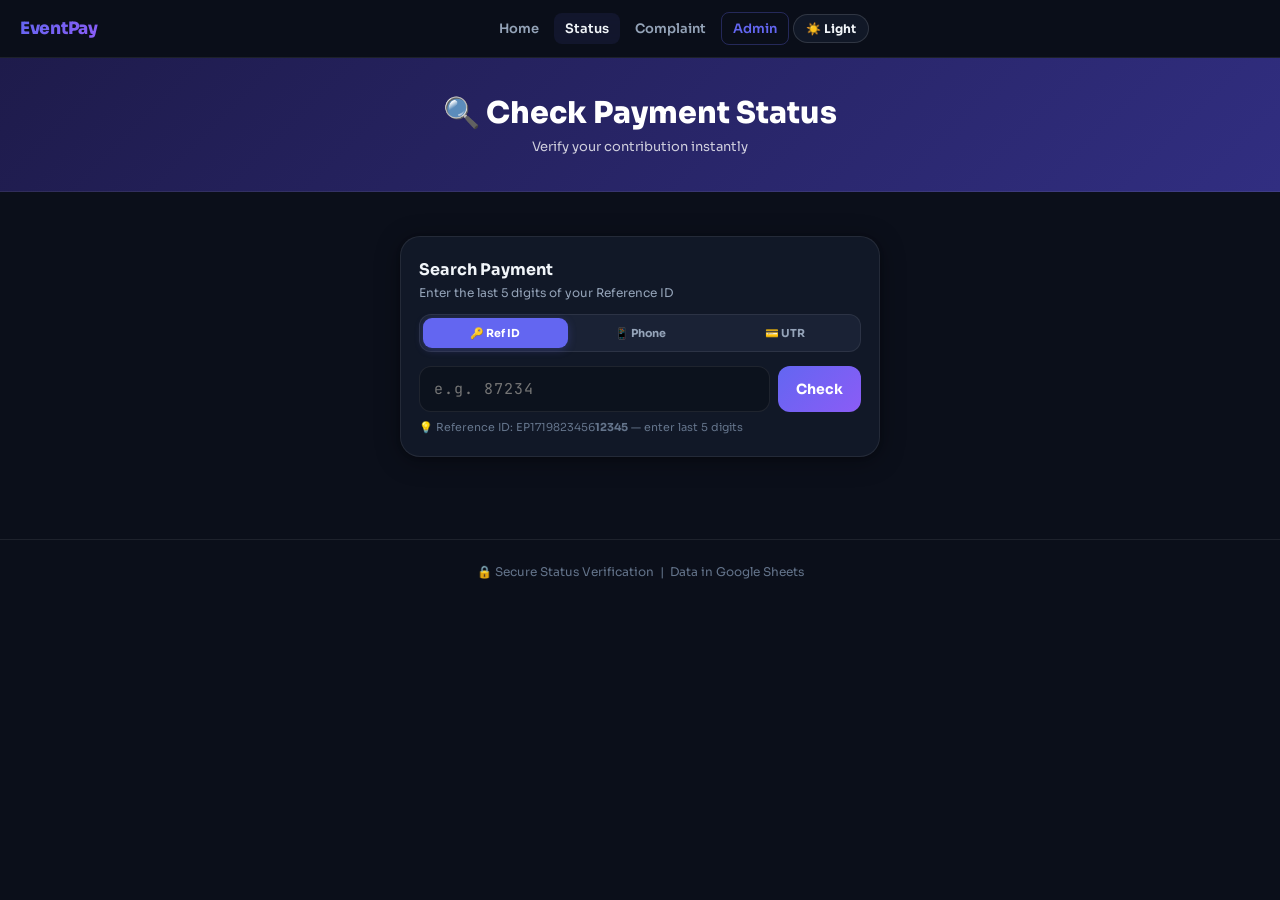
<file: status.html>
<!DOCTYPE html>
<html lang="en">
<head>
<meta charset="UTF-8">
<script>(function(){ const t=localStorage.getItem('theme')||'dark'; document.documentElement.setAttribute('data-theme',t); })();</script>
<link rel="manifest" href="manifest.json">
<meta name="theme-color" content="#6366f1">
<meta name="viewport" content="width=device-width, initial-scale=1.0">
<title>Check Status</title>
<link href="https://fonts.googleapis.com/css2?family=Sora:wght@300;400;600;700;800&family=JetBrains+Mono:wght@400;600&display=swap" rel="stylesheet">
<link rel="stylesheet" href="shared.css">
<style>
.page-hero { background:linear-gradient(135deg,#1e1b4b,#312e81); padding:36px 20px; text-align:center; border-bottom:1px solid var(--border); }
[data-theme="light"] .page-hero { background:linear-gradient(135deg,#4f46e5,#7c3aed); }
.page-hero h1 { font-size:clamp(20px,4vw,30px); font-weight:800; color:#fff; margin-bottom:6px; }
.page-hero p  { color:rgba(255,255,255,0.78); font-size:13px; }

/* SEARCH CARD */
.search-card {
  background:var(--surface); border:1px solid var(--border); border-radius:20px;
  padding:22px 18px; max-width:480px; margin:24px auto 0;
  box-shadow:var(--card-shadow); animation:fadeInUp 0.4s ease both;
}
.search-card h2 { font-size:16px; font-weight:700; margin-bottom:5px; }
.search-card p  { color:var(--text-muted); font-size:12px; margin-bottom:14px; }

/* SEARCH TYPE TABS */
.stabs { display:flex; background:var(--surface2); border:1px solid var(--border); border-radius:12px; padding:3px; margin-bottom:14px; }
.stab {
  flex:1; padding:8px 4px; border:none; border-radius:9px;
  background:transparent; color:var(--text-muted);
  font-family:'Sora',sans-serif; font-size:11px; font-weight:700;
  cursor:pointer; transition:all 0.2s; text-align:center; white-space:nowrap;
}
.stab.active { background:var(--accent); color:#fff; box-shadow:0 2px 8px var(--accent-glow); }

/* SEARCH INPUT ROW — mobile responsive */
.search-row { display:flex; gap:8px; }
.search-row input {
  flex:1; min-width:0; /* CRITICAL for mobile flex */
  padding:12px 14px;
  background:var(--input-bg); border:1.5px solid var(--border);
  border-radius:12px; color:var(--text);
  font-family:'JetBrains Mono',monospace; font-size:15px;
  letter-spacing:1px; transition:all 0.2s;
}
.search-row input:focus { outline:none; border-color:var(--accent); box-shadow:0 0 0 3px var(--accent-glow); }
.search-btn {
  flex-shrink:0; /* don't shrink on mobile */
  padding:12px 18px; /* slightly smaller padding for mobile */
  background:linear-gradient(135deg,var(--accent),var(--accent2));
  color:white; border:none; border-radius:12px;
  font-family:'Sora',sans-serif; font-size:14px; font-weight:700;
  cursor:pointer; white-space:nowrap; transition:all 0.3s;
}
.search-btn:hover { transform:translateY(-2px); box-shadow:0 6px 20px var(--accent-glow); }
.hint-text { font-size:11px; color:var(--text-dim); margin-top:8px; }

/* RECENT SEARCHES */
.recent-wrap { max-width:480px; margin:14px auto 0; }
.recent-title { font-size:11px; font-weight:700; color:var(--text-muted); text-transform:uppercase; letter-spacing:0.6px; margin-bottom:8px; }
.recent-list { display:flex; flex-wrap:wrap; gap:6px; }
.recent-chip {
  padding:5px 11px; background:var(--surface); border:1px solid var(--border);
  border-radius:20px; font-size:12px; font-family:'JetBrains Mono',monospace;
  cursor:pointer; color:var(--accent); font-weight:600; transition:all 0.2s;
}
.recent-chip:hover { background:rgba(99,102,241,0.1); border-color:var(--accent); }

/* RESULT */
.result-wrapper { max-width:480px; margin:18px auto 0; animation:fadeInUp 0.4s ease both; }
.result-card { background:var(--surface); border:1px solid var(--border); border-radius:20px; overflow:hidden; box-shadow:var(--card-shadow); }

/* RESULT HEADER — mobile responsive */
.result-header {
  padding:18px 20px; display:flex; align-items:center;
  justify-content:space-between; border-bottom:1px solid var(--border);
  flex-wrap:wrap; gap:8px; /* wraps on very small screens */
}
.result-header h3 { font-size:15px; font-weight:700; }
.result-header p  { font-size:11px; color:var(--text-muted); margin-top:2px; }
.result-amount { font-family:'JetBrains Mono',monospace; font-size:20px; font-weight:700; color:var(--accent); white-space:nowrap; }

/* STATUS BANNER */
.status-banner {
  margin:14px 20px 0; padding:12px 16px; border-radius:14px;
  display:flex; align-items:center; gap:12px;
}
.status-banner.pending    { background:rgba(59,130,246,0.1); border:1px solid rgba(59,130,246,0.25); }
.status-banner.verified   { background:rgba(16,185,129,0.1); border:1px solid rgba(16,185,129,0.25); }
.status-banner.notverified{ background:rgba(239,68,68,0.1);  border:1px solid rgba(239,68,68,0.25); }
.status-banner.review     { background:rgba(245,158,11,0.1);  border:1px solid rgba(245,158,11,0.25); }
[data-theme="light"] .status-banner.pending   { background:#dbeafe; border-color:#93c5fd; }
[data-theme="light"] .status-banner.verified  { background:#dcfce7; border-color:#86efac; }
[data-theme="light"] .status-banner.notverified{ background:#fee2e2; border-color:#fca5a5; }
.status-icon { font-size:24px; flex-shrink:0; }
.status-text h4 { font-size:14px; font-weight:700; }
.status-text p  { font-size:11px; margin-top:2px; }
.status-banner.pending    .status-text h4 { color:#60a5fa; }
.status-banner.pending    .status-text p  { color:#93c5fd; }
.status-banner.verified   .status-text h4 { color:#34d399; }
.status-banner.verified   .status-text p  { color:#6ee7b7; }
.status-banner.notverified .status-text h4 { color:#f87171; }
.status-banner.notverified .status-text p  { color:#fca5a5; }
.status-banner.review     .status-text h4 { color:#fbbf24; }
[data-theme="light"] .status-banner.pending   .status-text h4 { color:#1d4ed8; }
[data-theme="light"] .status-banner.verified  .status-text h4 { color:#065f46; }
[data-theme="light"] .status-banner.notverified .status-text h4 { color:#991b1b; }

/* RESULT ROWS — mobile stacked */
.result-body { padding:14px 20px; }
.result-row {
  display:flex; justify-content:space-between; align-items:flex-start;
  padding:9px 0; border-bottom:1px solid var(--border); font-size:13px; gap:12px;
}
.result-row:last-child { border-bottom:none; }
.result-row .rk { color:var(--text-muted); font-size:11px; font-weight:700; text-transform:uppercase; letter-spacing:0.5px; white-space:nowrap; flex-shrink:0; }
.result-row .rv { font-weight:600; text-align:right; color:var(--text); word-break:break-all; min-width:0; }
.result-row .rv.mono { font-family:'JetBrains Mono',monospace; font-size:12px; }
.result-footer { padding:12px 20px 16px; }

/* STATE CARDS */
.state-card {
  max-width:480px; margin:24px auto; text-align:center;
  padding:36px 20px; background:var(--surface);
  border:1px solid var(--border); border-radius:20px; animation:fadeInUp 0.4s ease both;
}
.state-icon { font-size:44px; margin-bottom:14px; }
.state-card h3 { font-size:17px; font-weight:700; margin-bottom:8px; }
.state-card p  { color:var(--text-muted); font-size:13px; }

/* MOBILE SPECIFIC */
@media (max-width:480px) {
  .search-card { padding:18px 14px; margin:18px auto 0; }
  .stab { font-size:10px; padding:7px 2px; }
  .search-btn { padding:12px 14px; font-size:13px; }
  .result-header { padding:14px 16px; }
  .result-body { padding:12px 16px; }
  .status-banner { margin:12px 16px 0; }
  .result-footer { padding:10px 16px 14px; }
  .result-row { font-size:12px; }
  .result-row .rk { font-size:10px; }
  .result-amount { font-size:18px; }
}
</style>
</head>
<body>

<nav class="navbar">
  <div class="nav-logo" id="navEventName">EventPay</div>
  <div class="nav-links">
    <a href="index.html" class="nav-link">Home</a>
    <a href="status.html" class="nav-link active">Status</a>
    <a href="complaint.html" class="nav-link">Complaint</a>
    <a href="admin-login.html" class="nav-link admin-link">Admin</a>
    <button class="theme-toggle-btn" id="themeToggle" onclick="toggleTheme()">☀️ Light</button>
  </div>
  <div style="display:flex;gap:8px;align-items:center">
    <button class="theme-toggle-btn" id="themeToggleMob" onclick="toggleTheme()" style="display:none;font-size:14px;padding:6px 10px">🌙</button>
    <button class="hamburger" onclick="toggleNav()">☰</button>
  </div>
</nav>
<div class="nav-mobile" id="navMobile">
  <a href="index.html">🏠 Home</a>
  <a href="status.html">🔍 Check Status</a>
  <a href="complaint.html">📋 Complaint</a>
  <a href="admin-login.html">🔐 Admin</a>
</div>

<div class="page-hero">
  <h1>🔍 Check Payment Status</h1>
  <p id="eventSubtitle">Verify your contribution instantly</p>
</div>

<div class="page-content">

  <div class="search-card">
    <h2>Search Payment</h2>
    <p id="searchHint">Enter the last 5 digits of your Reference ID</p>
    <div class="stabs">
      <button class="stab active" onclick="setType('refid',this)">🔑 Ref ID</button>
      <button class="stab"        onclick="setType('phone',this)">📱 Phone</button>
      <button class="stab"        onclick="setType('utr',this)"  >💳 UTR</button>
    </div>
    <div class="search-row">
      <input type="text" id="refInput" placeholder="e.g. 87234" maxlength="15"
             onkeydown="if(event.key==='Enter')doSearch()">
      <button class="search-btn" onclick="doSearch()">Check</button>
    </div>
    <div class="hint-text" id="hintText">💡 Reference ID: EP1719823456<strong>12345</strong> — enter last 5 digits</div>
  </div>

  <div class="recent-wrap" id="recentWrap" style="display:none">
    <div class="recent-title">Recent Searches</div>
    <div class="recent-list" id="recentList"></div>
  </div>

  <div style="max-width:480px;margin:10px auto 0">
    <div class="progress-bar" id="progressBar" style="display:none">
      <div class="progress-fill" id="progressFill"></div>
    </div>
  </div>

  <div id="resultArea"></div>

</div>

<footer class="footer"><p>🔒 Secure Status Verification &nbsp;|&nbsp; Data in Google Sheets</p></footer>
<div class="toast-container" id="toastContainer"></div>

<script src="config.js"></script>
<script>
let currentType = 'refid';

fetch(APP_CONFIG.SCRIPT_URL+"?action=getSettings").then(r=>r.json()).then(d=>{
  const n=d.EventName||APP_CONFIG.EVENT_NAME||'EventPay';
  document.getElementById("navEventName").textContent=n;
  document.getElementById("eventSubtitle").textContent="Verify your contribution for "+n;
  document.title="Check Status — "+n;
}).catch(()=>{});

function setType(type, btn){
  currentType=type;
  document.querySelectorAll('.stab').forEach(b=>b.classList.remove('active'));
  btn.classList.add('active');
  const inp=document.getElementById('refInput');
  const hint=document.getElementById('hintText'), card=document.getElementById('searchHint');
  if(type==='refid'){
    inp.placeholder='e.g. 87234';inp.maxLength=5;inp.type='text';inp.inputMode='numeric';
    hint.innerHTML='💡 Reference ID: EP1719823456<strong>12345</strong> — enter last 5 digits';
    card.textContent='Enter the last 5 digits of your Reference ID';
  } else if(type==='phone'){
    inp.placeholder='10-digit mobile number';inp.maxLength=10;inp.type='tel';inp.inputMode='numeric';
    hint.innerHTML='💡 Enter the phone number used when paying';
    card.textContent='Enter your registered phone number';
  } else {
    inp.placeholder='Full UTR / Transaction ID';inp.maxLength=30;inp.type='text';inp.inputMode='numeric';
    hint.innerHTML='💡 Enter the complete UTR number from your payment app';
    card.textContent='Enter your UTR / Transaction Reference Number';
  }
  inp.value='';
  document.getElementById('resultArea').innerHTML='';
  loadRecent();
}

function loadRecent(){
  const key='recent_'+currentType;
  try{
    const r=JSON.parse(localStorage.getItem(key)||'[]');
    const wrap=document.getElementById('recentWrap');
    if(r.length){
      wrap.style.display='block';
      document.getElementById('recentList').innerHTML=r.map(v=>`<span class="recent-chip" onclick="quickSearch('${v}')">${v}</span>`).join('');
    } else wrap.style.display='none';
  }catch(e){}
}
function saveRecent(v){
  const key='recent_'+currentType;
  try{
    let r=JSON.parse(localStorage.getItem(key)||'[]');
    r=[v,...r.filter(x=>x!==v)].slice(0,5);
    localStorage.setItem(key,JSON.stringify(r)); loadRecent();
  }catch(e){}
}
function quickSearch(v){document.getElementById('refInput').value=v;doSearch();}
loadRecent();

function showProgress(){
  const pb=document.getElementById("progressBar"),pf=document.getElementById("progressFill");
  pb.style.display="block"; pf.style.width="0%";
  setTimeout(()=>pf.style.width="60%",100); setTimeout(()=>pf.style.width="90%",1500);
}
function completeProgress(){
  document.getElementById("progressFill").style.width="100%";
  setTimeout(()=>document.getElementById("progressBar").style.display="none",400);
}

function doSearch(){
  const val=document.getElementById("refInput").value.trim();
  const ra=document.getElementById("resultArea");

  if(currentType==='refid'&&!/^\d{5}$/.test(val)){
    ra.innerHTML=stateCard("⚠️","Invalid Input","Enter exactly 5 digits — the last 5 of your Reference ID.");return;
  }
  if(currentType==='phone'&&!/^[6-9]\d{9}$/.test(val)){
    ra.innerHTML=stateCard("⚠️","Invalid Phone","Enter a valid 10-digit Indian mobile number.");return;
  }
  if(!val||val.length<3){
    ra.innerHTML=stateCard("⚠️","Invalid Input","Please enter a valid search value.");return;
  }

  showProgress();
  ra.innerHTML=`<div class="state-card"><div class="spinner"></div></div>`;

  const url=APP_CONFIG.SCRIPT_URL+"?action=checkStatus&searchType="+currentType+"&searchVal="+encodeURIComponent(val);
  fetch(url).then(r=>r.json()).then(data=>{
    completeProgress();
    if(!data.found){ra.innerHTML=stateCard("🔎","Not Found","No payment record found. Please check the value and try again.");return;}
    saveRecent(val);
    const st=(data.status||"Pending").trim();
    const stKey=st.toLowerCase().replace(/\s+/g,'');
    const stClass=stKey==="verified"?"verified":stKey.includes("notverified")?"notverified":stKey.includes("review")?"review":"pending";
    const stIcon=stKey==="verified"?"✅":stKey.includes("notverified")?"❌":stKey.includes("review")?"⚠️":"⏳";
    const stMsg=stKey==="verified"?"Your payment has been verified by admin. Thank you!"
      :stKey.includes("notverified")?"Payment could not be verified. Please contact the event admin."
      :stKey.includes("review")?"Your payment is under review. Admin will verify shortly."
      :"Your payment is pending manual verification by admin.";

    ra.innerHTML=`
    <div class="result-wrapper">
      <div class="result-card">
        <div class="result-header">
          <div><h3>${data.name||"—"}</h3><p>${data.village||"—"}</p></div>
          <div class="result-amount">₹${Number(data.amount||0).toLocaleString("en-IN")}</div>
        </div>
        <div class="status-banner ${stClass}">
          <div class="status-icon">${stIcon}</div>
          <div class="status-text"><h4>${st}</h4><p>${stMsg}</p></div>
        </div>
        <div class="result-body">
          <div class="result-row"><span class="rk">Phone</span><span class="rv mono">${data.phone||"—"}</span></div>
          <div class="result-row"><span class="rk">UTR</span><span class="rv mono">${data.utr||"—"}</span></div>
          <div class="result-row"><span class="rk">Date</span><span class="rv">${data.date||"—"}</span></div>
          <div class="result-row"><span class="rk">Time</span><span class="rv">${data.time||"—"}</span></div>
          <div class="result-row"><span class="rk">Ref ID</span><span class="rv mono" style="color:var(--accent)">${data.refid||"—"}</span></div>
        </div>
        <div class="result-footer">
          <a href="complaint.html" class="text-link" style="font-size:12px">Have an issue? File a complaint →</a>
        </div>
      </div>
    </div>`;
  }).catch(()=>{
    completeProgress();
    ra.innerHTML=stateCard("📡","Connection Error","Could not connect to server. Please check your internet and try again.");
  });
}

function stateCard(icon,title,msg){
  return `<div class="state-card"><div class="state-icon">${icon}</div><h3>${title}</h3><p>${msg}</p></div>`;
}

function toggleNav(){document.getElementById("navMobile").classList.toggle("open");}
function toggleTheme(){
  const c=document.documentElement.getAttribute('data-theme')||'dark', n=c==='dark'?'light':'dark';
  document.documentElement.setAttribute('data-theme',n); localStorage.setItem('theme',n);
  document.getElementById('themeToggle').textContent=n==='dark'?'☀️ Light':'🌙 Dark';
  const m=document.getElementById('themeToggleMob');if(m)m.textContent=n==='dark'?'☀️':'🌙';
}
window.addEventListener('DOMContentLoaded',()=>{
  const t=document.documentElement.getAttribute('data-theme')||'dark';
  document.getElementById('themeToggle').textContent=t==='dark'?'☀️ Light':'🌙 Dark';
  if(window.innerWidth<=640&&document.getElementById('themeToggleMob')){
    document.getElementById('themeToggleMob').style.display='block';
    document.getElementById('themeToggleMob').textContent=t==='dark'?'☀️':'🌙';
  }
});
</script>
<script>if("serviceWorker"in navigator)window.addEventListener("load",()=>navigator.serviceWorker.register("./sw.js").catch(()=>{}));</script>
</body>
</html>
</file>
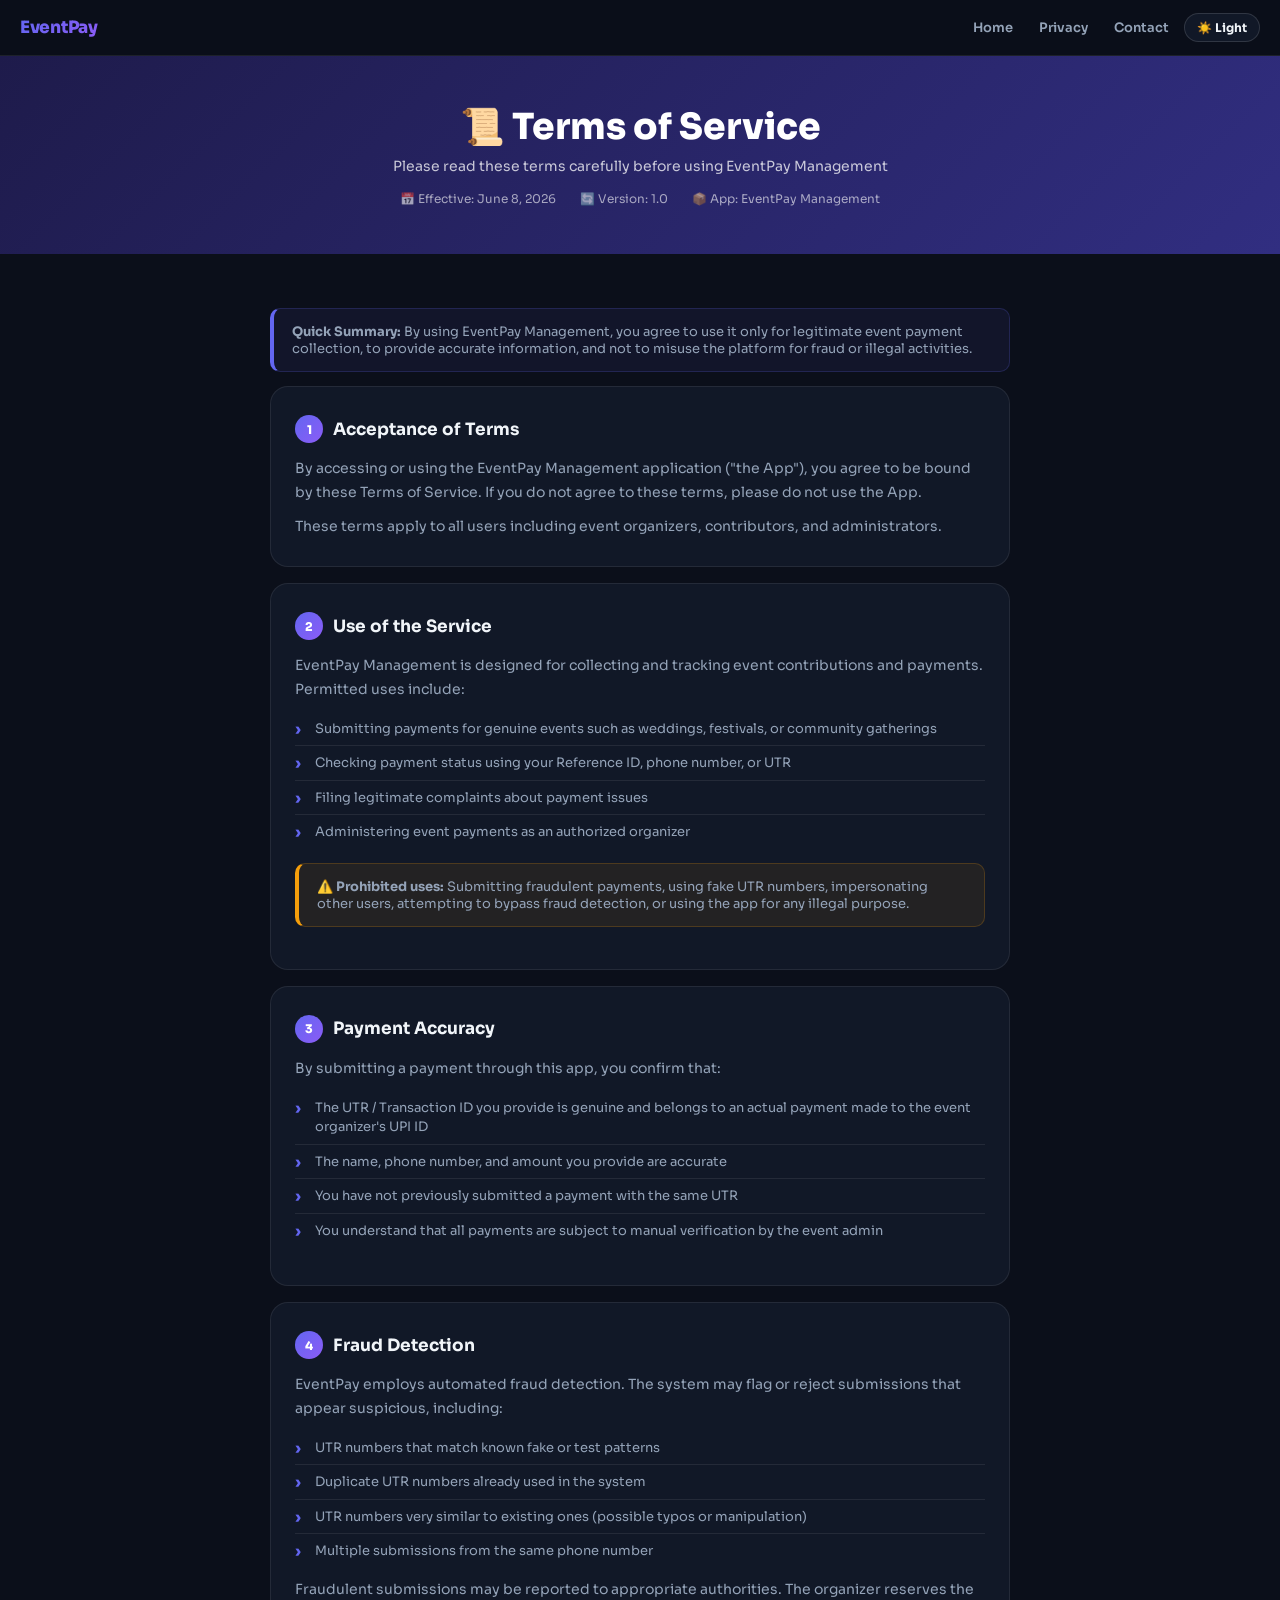
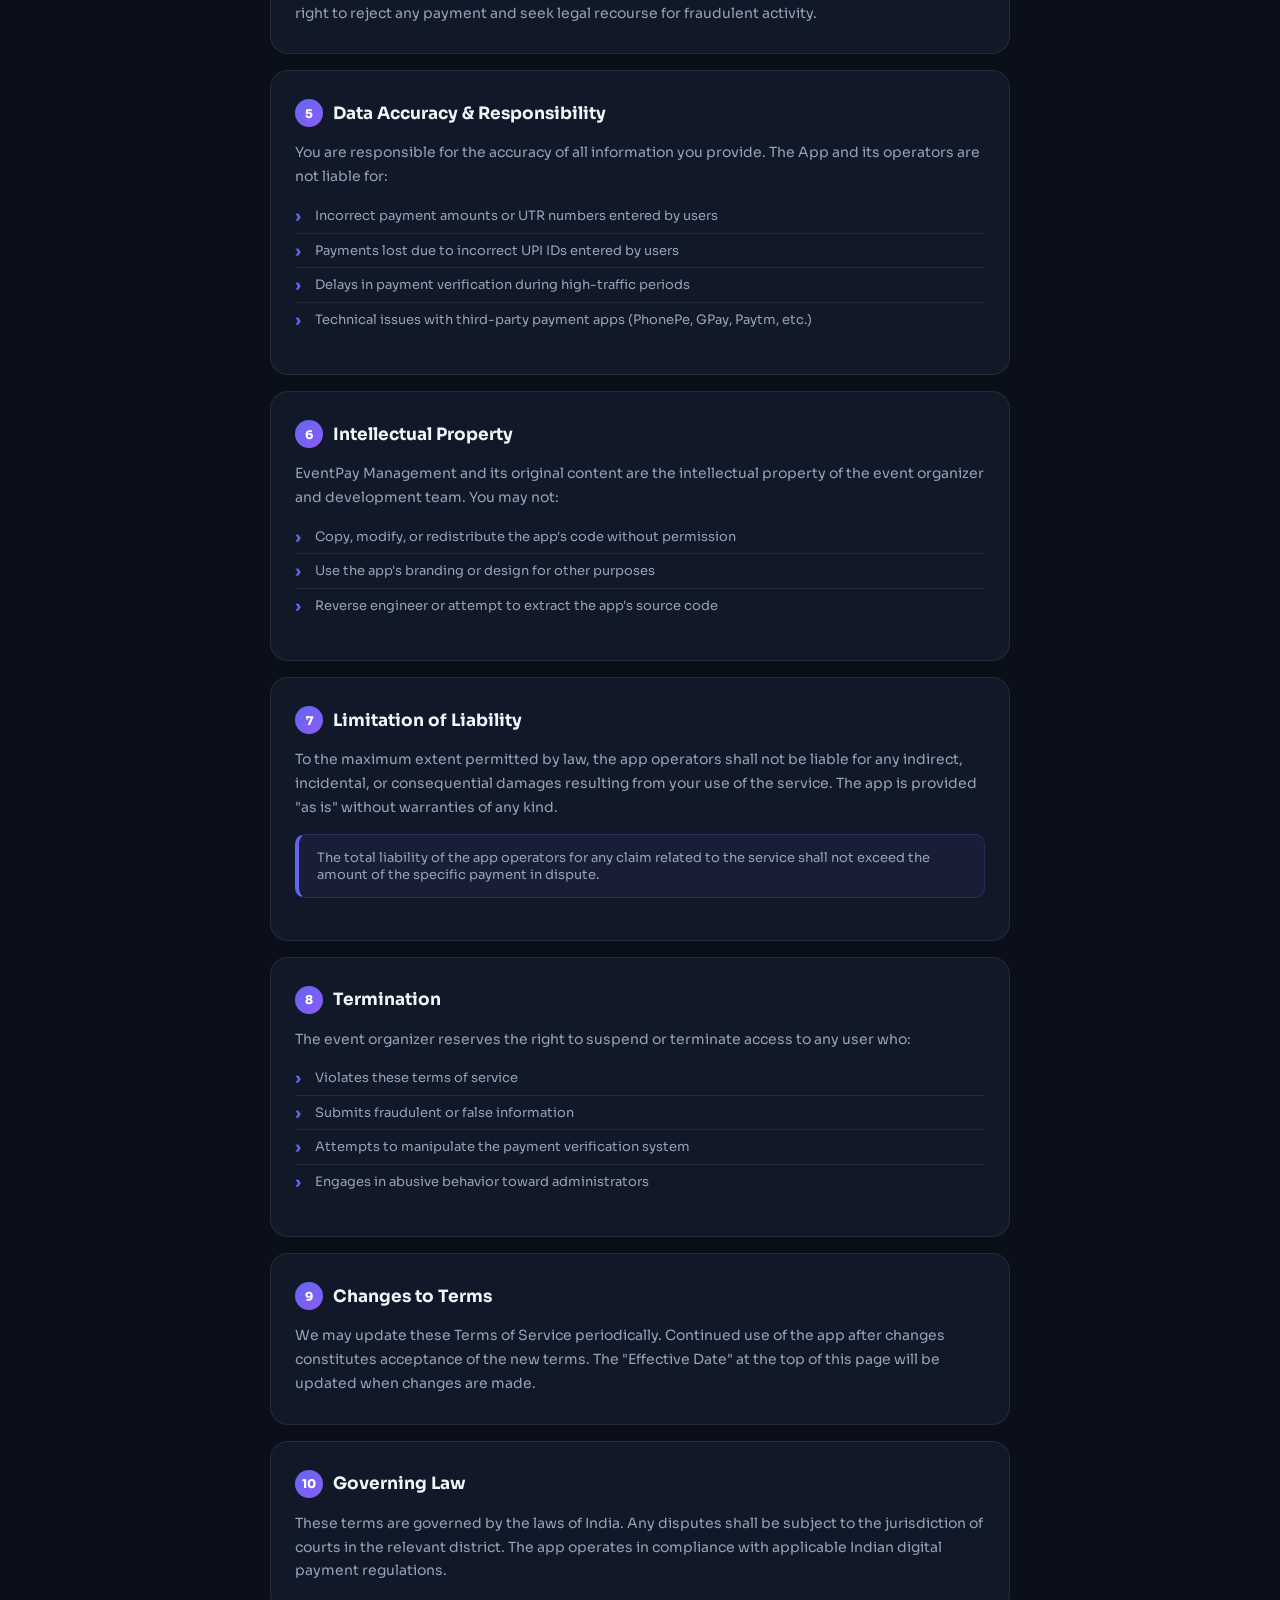
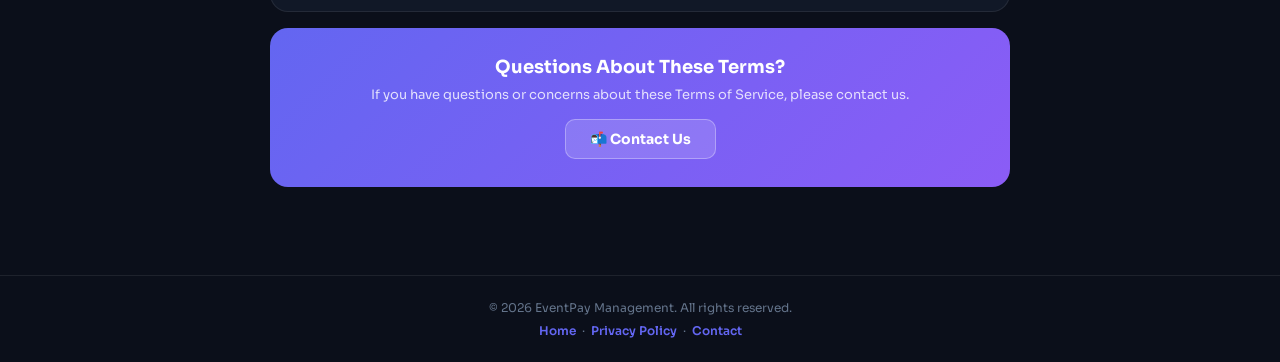
<file: terms.html>
<!DOCTYPE html>
<html lang="en">
<head>
<meta charset="UTF-8">
<script>(function(){ const t=localStorage.getItem('theme')||'dark'; document.documentElement.setAttribute('data-theme',t); })();</script>
<meta name="viewport" content="width=device-width, initial-scale=1.0">
<title>Terms of Service — EventPay</title>
<link href="https://fonts.googleapis.com/css2?family=Sora:wght@300;400;600;700;800&display=swap" rel="stylesheet">
<link rel="stylesheet" href="shared.css">
<style>
.legal-hero { background:linear-gradient(135deg,#1e1b4b,#312e81); padding:48px 20px; text-align:center; }
[data-theme="light"] .legal-hero { background:linear-gradient(135deg,#4f46e5,#7c3aed); }
.legal-hero h1 { font-size:clamp(24px,4vw,36px); font-weight:800; color:#fff; margin-bottom:8px; }
.legal-hero p  { color:rgba(255,255,255,0.75); font-size:14px; }
.legal-meta { display:flex; justify-content:center; gap:24px; flex-wrap:wrap; margin-top:16px; }
.legal-meta span { font-size:12px; color:rgba(255,255,255,0.6); }

.legal-content { max-width:780px; margin:0 auto; padding:40px 20px; }
.legal-section { background:var(--surface); border:1px solid var(--border); border-radius:18px; padding:28px 24px; margin-bottom:16px; }
.legal-section h2 { font-size:17px; font-weight:700; margin-bottom:14px; display:flex; align-items:center; gap:10px; color:var(--text); }
.legal-section h2 .num { width:28px; height:28px; border-radius:50%; background:linear-gradient(135deg,var(--accent),var(--accent2)); color:white; font-size:12px; font-weight:800; display:flex; align-items:center; justify-content:center; flex-shrink:0; }
.legal-section p { color:var(--text-muted); font-size:14px; line-height:1.7; margin-bottom:10px; }
.legal-section p:last-child { margin-bottom:0; }
.legal-section ul { list-style:none; margin:10px 0; }
.legal-section ul li { padding:7px 0 7px 20px; font-size:13px; color:var(--text-muted); border-bottom:1px solid var(--border); position:relative; line-height:1.5; }
.legal-section ul li:last-child { border-bottom:none; }
.legal-section ul li::before { content:'›'; position:absolute; left:0; color:var(--accent); font-weight:700; font-size:16px; line-height:1.2; }
.info-box { background:rgba(99,102,241,0.08); border:1px solid rgba(99,102,241,0.2); border-left:4px solid var(--accent); border-radius:10px; padding:14px 18px; margin:14px 0; font-size:13px; color:var(--text-muted); }
.warn-box  { background:rgba(245,158,11,0.08); border:1px solid rgba(245,158,11,0.2); border-left:4px solid var(--warning); border-radius:10px; padding:14px 18px; margin:14px 0; font-size:13px; color:var(--text-muted); }
.contact-cta { background:linear-gradient(135deg,var(--accent),var(--accent2)); border-radius:18px; padding:28px; text-align:center; margin-bottom:16px; }
.contact-cta h3 { color:white; font-size:18px; font-weight:700; margin-bottom:8px; }
.contact-cta p  { color:rgba(255,255,255,0.8); font-size:13px; margin-bottom:16px; }
.contact-cta a  { display:inline-flex; align-items:center; gap:8px; padding:10px 24px; background:rgba(255,255,255,0.15); border:1px solid rgba(255,255,255,0.3); border-radius:10px; color:white; text-decoration:none; font-weight:700; font-size:14px; transition:all 0.2s; }
.contact-cta a:hover { background:rgba(255,255,255,0.25); }
</style>
</head>
<body>

<nav class="navbar">
  <div class="nav-logo" id="navLogo">EventPay</div>
  <div class="nav-links">
    <a href="index.html" class="nav-link">Home</a>
    <a href="privacy_policy.html" class="nav-link">Privacy</a>
    <a href="contact.html" class="nav-link">Contact</a>
    <button class="theme-toggle-btn" id="themeToggle" onclick="toggleTheme()">☀️ Light</button>
  </div>
  <button class="hamburger" onclick="toggleNav()">☰</button>
</nav>
<div class="nav-mobile" id="navMobile">
  <a href="index.html">🏠 Home</a>
  <a href="privacy_policy.html">🔒 Privacy Policy</a>
  <a href="contact.html">📬 Contact</a>
</div>

<div class="legal-hero">
  <h1>📜 Terms of Service</h1>
  <p>Please read these terms carefully before using EventPay Management</p>
  <div class="legal-meta">
    <span>📅 Effective: June 8, 2026</span>
    <span>🔄 Version: 1.0</span>
    <span>📦 App: EventPay Management</span>
  </div>
</div>

<div class="legal-content">

  <div class="info-box">
    <strong>Quick Summary:</strong> By using EventPay Management, you agree to use it only for legitimate event payment collection, to provide accurate information, and not to misuse the platform for fraud or illegal activities.
  </div>

  <div class="legal-section">
    <h2><span class="num">1</span> Acceptance of Terms</h2>
    <p>By accessing or using the EventPay Management application ("the App"), you agree to be bound by these Terms of Service. If you do not agree to these terms, please do not use the App.</p>
    <p>These terms apply to all users including event organizers, contributors, and administrators.</p>
  </div>

  <div class="legal-section">
    <h2><span class="num">2</span> Use of the Service</h2>
    <p>EventPay Management is designed for collecting and tracking event contributions and payments. Permitted uses include:</p>
    <ul>
      <li>Submitting payments for genuine events such as weddings, festivals, or community gatherings</li>
      <li>Checking payment status using your Reference ID, phone number, or UTR</li>
      <li>Filing legitimate complaints about payment issues</li>
      <li>Administering event payments as an authorized organizer</li>
    </ul>
    <div class="warn-box">⚠️ <strong>Prohibited uses:</strong> Submitting fraudulent payments, using fake UTR numbers, impersonating other users, attempting to bypass fraud detection, or using the app for any illegal purpose.</div>
  </div>

  <div class="legal-section">
    <h2><span class="num">3</span> Payment Accuracy</h2>
    <p>By submitting a payment through this app, you confirm that:</p>
    <ul>
      <li>The UTR / Transaction ID you provide is genuine and belongs to an actual payment made to the event organizer's UPI ID</li>
      <li>The name, phone number, and amount you provide are accurate</li>
      <li>You have not previously submitted a payment with the same UTR</li>
      <li>You understand that all payments are subject to manual verification by the event admin</li>
    </ul>
  </div>

  <div class="legal-section">
    <h2><span class="num">4</span> Fraud Detection</h2>
    <p>EventPay employs automated fraud detection. The system may flag or reject submissions that appear suspicious, including:</p>
    <ul>
      <li>UTR numbers that match known fake or test patterns</li>
      <li>Duplicate UTR numbers already used in the system</li>
      <li>UTR numbers very similar to existing ones (possible typos or manipulation)</li>
      <li>Multiple submissions from the same phone number</li>
    </ul>
    <p>Fraudulent submissions may be reported to appropriate authorities. The organizer reserves the right to reject any payment and seek legal recourse for fraudulent activity.</p>
  </div>

  <div class="legal-section">
    <h2><span class="num">5</span> Data Accuracy & Responsibility</h2>
    <p>You are responsible for the accuracy of all information you provide. The App and its operators are not liable for:</p>
    <ul>
      <li>Incorrect payment amounts or UTR numbers entered by users</li>
      <li>Payments lost due to incorrect UPI IDs entered by users</li>
      <li>Delays in payment verification during high-traffic periods</li>
      <li>Technical issues with third-party payment apps (PhonePe, GPay, Paytm, etc.)</li>
    </ul>
  </div>

  <div class="legal-section">
    <h2><span class="num">6</span> Intellectual Property</h2>
    <p>EventPay Management and its original content are the intellectual property of the event organizer and development team. You may not:</p>
    <ul>
      <li>Copy, modify, or redistribute the app's code without permission</li>
      <li>Use the app's branding or design for other purposes</li>
      <li>Reverse engineer or attempt to extract the app's source code</li>
    </ul>
  </div>

  <div class="legal-section">
    <h2><span class="num">7</span> Limitation of Liability</h2>
    <p>To the maximum extent permitted by law, the app operators shall not be liable for any indirect, incidental, or consequential damages resulting from your use of the service. The app is provided "as is" without warranties of any kind.</p>
    <div class="info-box">The total liability of the app operators for any claim related to the service shall not exceed the amount of the specific payment in dispute.</div>
  </div>

  <div class="legal-section">
    <h2><span class="num">8</span> Termination</h2>
    <p>The event organizer reserves the right to suspend or terminate access to any user who:</p>
    <ul>
      <li>Violates these terms of service</li>
      <li>Submits fraudulent or false information</li>
      <li>Attempts to manipulate the payment verification system</li>
      <li>Engages in abusive behavior toward administrators</li>
    </ul>
  </div>

  <div class="legal-section">
    <h2><span class="num">9</span> Changes to Terms</h2>
    <p>We may update these Terms of Service periodically. Continued use of the app after changes constitutes acceptance of the new terms. The "Effective Date" at the top of this page will be updated when changes are made.</p>
  </div>

  <div class="legal-section">
    <h2><span class="num">10</span> Governing Law</h2>
    <p>These terms are governed by the laws of India. Any disputes shall be subject to the jurisdiction of courts in the relevant district. The app operates in compliance with applicable Indian digital payment regulations.</p>
  </div>

  <div class="contact-cta">
    <h3>Questions About These Terms?</h3>
    <p>If you have questions or concerns about these Terms of Service, please contact us.</p>
    <a href="contact.html">📬 Contact Us</a>
  </div>

</div>

<footer class="footer">
  <p>© 2026 EventPay Management. All rights reserved.</p>
  <p style="margin-top:8px">
    <a href="index.html" class="text-link" style="font-size:12px">Home</a> &nbsp;·&nbsp;
    <a href="privacy_policy.html" class="text-link" style="font-size:12px">Privacy Policy</a> &nbsp;·&nbsp;
    <a href="contact.html" class="text-link" style="font-size:12px">Contact</a>
  </p>
</footer>
<div class="toast-container" id="toastContainer"></div>
<script src="config.js"></script>
<script>
fetch(APP_CONFIG.SCRIPT_URL+"?action=getSettings").then(r=>r.json()).then(d=>{
  const n=d.EventName||"EventPay"; document.getElementById("navLogo").textContent=n; document.title="Terms — "+n;
}).catch(()=>{});
function toggleNav(){document.getElementById("navMobile").classList.toggle("open");}
function toggleTheme(){
  const c=document.documentElement.getAttribute('data-theme')||'dark',n=c==='dark'?'light':'dark';
  document.documentElement.setAttribute('data-theme',n);localStorage.setItem('theme',n);
  document.getElementById('themeToggle').textContent=n==='dark'?'☀️ Light':'🌙 Dark';
}
window.addEventListener('DOMContentLoaded',()=>{
  const t=document.documentElement.getAttribute('data-theme')||'dark';
  document.getElementById('themeToggle').textContent=t==='dark'?'☀️ Light':'🌙 Dark';
});
</script>
</body>
</html>
</file>
<file: shared.css>
@import url('https://fonts.googleapis.com/css2?family=Sora:wght@300;400;600;700;800&family=JetBrains+Mono:wght@400;600&display=swap');

/* ================================================================
   THEME — Dark default. [data-theme="light"] overrides.
   ================================================================ */
:root, [data-theme="dark"] {
  --bg:          #0b0f1a;  --surface:     #111827;  --surface2:    #1a2235;
  --border:      rgba(255,255,255,0.08); --border2: rgba(255,255,255,0.13);
  --text:        #f1f5f9;  --text-muted:  #94a3b8;  --text-dim:    #64748b;
  --accent:      #6366f1;  --accent2:     #8b5cf6;  --accent-glow: rgba(99,102,241,0.25);
  --success:     #10b981;  --warning:     #f59e0b;  --danger:      #ef4444;  --info: #3b82f6;
  --navbar-bg:   rgba(11,15,26,0.96);
  --card-shadow: 0 4px 24px rgba(0,0,0,0.35), 0 1px 4px rgba(0,0,0,0.2);
  --input-bg:    rgba(0,0,0,0.25);
  --risk-low:    #10b981;  --risk-med:    #f59e0b;  --risk-high:   #ef4444;
}
[data-theme="light"] {
  --bg:          #f0f4ff;  --surface:     #ffffff;  --surface2:    #eef2ff;
  --border:      rgba(0,0,0,0.09); --border2: rgba(0,0,0,0.16);
  --text:        #1e1e3a;  --text-muted:  #4a5568;  --text-dim:    #718096;
  --accent:      #4f46e5;  --accent2:     #7c3aed;  --accent-glow: rgba(79,70,229,0.2);
  --success:     #059669;  --warning:     #d97706;  --danger:      #dc2626;  --info: #2563eb;
  --navbar-bg:   rgba(255,255,255,0.97);
  --card-shadow: 0 4px 20px rgba(79,70,229,0.08), 0 1px 4px rgba(0,0,0,0.06);
  --input-bg:    #f8f9fc;
  --risk-low:    #059669;  --risk-med:    #d97706;  --risk-high:   #dc2626;
}

/* ================================================================
   RESET & BASE
   ================================================================ */
*, *::before, *::after { box-sizing: border-box; margin: 0; padding: 0; }
html { scroll-behavior: smooth; }
body {
  font-family: 'Sora', -apple-system, BlinkMacSystemFont, sans-serif;
  background: var(--bg); color: var(--text);
  min-height: 100vh; -webkit-font-smoothing: antialiased;
  overflow-x: hidden; transition: background 0.3s, color 0.3s;
}

/* ================================================================
   NAVBAR
   ================================================================ */
.navbar {
  position: sticky; top: 0; z-index: 200;
  display: flex; align-items: center; justify-content: space-between;
  padding: 12px 20px; background: var(--navbar-bg);
  backdrop-filter: blur(20px); -webkit-backdrop-filter: blur(20px);
  border-bottom: 1px solid var(--border);
  transition: background 0.3s;
}
.nav-logo {
  font-weight: 800; font-size: 17px;
  background: linear-gradient(135deg, var(--accent), var(--accent2));
  -webkit-background-clip: text; -webkit-text-fill-color: transparent;
  background-clip: text; letter-spacing: -0.3px; white-space: nowrap;
}
.nav-links { display: flex; gap: 4px; align-items: center; flex-wrap: wrap; }
.nav-link {
  color: var(--text-muted); text-decoration: none;
  font-size: 13px; font-weight: 600; padding: 7px 11px; border-radius: 8px;
  transition: all 0.2s; white-space: nowrap;
}
.nav-link:hover, .nav-link.active { color: var(--text); background: rgba(99,102,241,0.09); }
.nav-link.admin-link { color: var(--accent); border: 1px solid rgba(99,102,241,0.3); }
.nav-link.admin-link:hover { background: rgba(99,102,241,0.1); }
.theme-toggle-btn {
  background: var(--surface); border: 1.5px solid var(--border2);
  color: var(--text); padding: 6px 12px; border-radius: 20px;
  cursor: pointer; font-size: 12px; font-weight: 700;
  font-family: 'Sora', sans-serif; transition: all 0.2s; white-space: nowrap;
}
.theme-toggle-btn:hover { border-color: var(--accent); color: var(--accent); background: rgba(99,102,241,0.08); }
.hamburger {
  display: none; background: none; border: 1px solid var(--border);
  color: var(--text); padding: 7px 11px; border-radius: 8px; cursor: pointer; font-size: 15px;
}
.nav-mobile {
  display: none; flex-direction: column; background: var(--surface);
  border-bottom: 1px solid var(--border); padding: 10px; gap: 4px; z-index: 190;
}
.nav-mobile.open { display: flex; }
.nav-mobile a {
  color: var(--text); text-decoration: none; padding: 11px 14px;
  border-radius: 10px; font-size: 14px; font-weight: 600; transition: background 0.2s;
}
.nav-mobile a:hover { background: rgba(99,102,241,0.08); }
@media (max-width: 640px) { .nav-links { display: none; } .hamburger { display: block; } }

/* ================================================================
   MODERN CARDS
   ================================================================ */
.card-modern {
  background: var(--surface);
  border: 1px solid var(--border);
  border-radius: 20px;
  padding: 24px 20px;
  box-shadow: var(--card-shadow);
  transition: transform 0.2s, box-shadow 0.2s, border-color 0.2s;
}
.card-modern:hover { border-color: var(--border2); }
.card-modern-hover:hover { transform: translateY(-2px); box-shadow: 0 8px 32px rgba(0,0,0,0.25); }
.card-title {
  font-size: 17px; font-weight: 700; margin-bottom: 18px;
  display: flex; align-items: center; gap: 10px;
}
.card-icon {
  width: 36px; height: 36px; border-radius: 10px;
  background: linear-gradient(135deg, var(--accent), var(--accent2));
  display: flex; align-items: center; justify-content: center; font-size: 17px; flex-shrink: 0;
}

/* STAT CARDS */
.stat-card-v2 {
  background: var(--surface); border: 1px solid var(--border);
  border-radius: 18px; padding: 20px 18px;
  position: relative; overflow: hidden;
  transition: transform 0.2s, box-shadow 0.2s;
  box-shadow: var(--card-shadow);
}
.stat-card-v2:hover { transform: translateY(-3px); box-shadow: 0 12px 32px rgba(0,0,0,0.25); }
.stat-card-v2::before { content:''; position:absolute; top:0; left:0; right:0; height:3px; border-radius:2px 2px 0 0; }
.scard-total::before   { background: linear-gradient(90deg,var(--accent),var(--accent2)); }
.scard-verified::before{ background: linear-gradient(90deg,#10b981,#059669); }
.scard-pending::before { background: linear-gradient(90deg,#3b82f6,#1d4ed8); }
.scard-risk::before    { background: linear-gradient(90deg,#f59e0b,#ef4444); }

/* ================================================================
   FORMS
   ================================================================ */
.form-group { margin-bottom: 16px; }
.form-label {
  display: block; font-size: 11px; font-weight: 700;
  color: var(--text-muted); text-transform: uppercase;
  letter-spacing: 0.7px; margin-bottom: 7px;
}
.form-input, .form-select, .form-textarea {
  width: 100%; padding: 12px 15px;
  background: var(--input-bg); border: 1.5px solid var(--border);
  border-radius: 12px; color: var(--text);
  font-family: 'Sora', sans-serif; font-size: 14px;
  transition: all 0.2s; box-sizing: border-box;
  -webkit-appearance: none; appearance: none;
}
.form-input:focus, .form-select:focus, .form-textarea:focus {
  outline: none; border-color: var(--accent);
  box-shadow: 0 0 0 3px var(--accent-glow);
  background: var(--surface);
}
.form-input.valid   { border-color: var(--success); }
.form-input.invalid { border-color: var(--danger); box-shadow: 0 0 0 3px rgba(239,68,68,0.12); }
.field-error { font-size: 11px; color: var(--danger); margin-top: 5px; display: none; }
.field-error.show { display: block; animation: fadeIn 0.2s ease; }

/* DATALIST / AUTOCOMPLETE */
.autocomplete-wrap { position: relative; }
.autocomplete-list {
  position: absolute; top: 100%; left: 0; right: 0; z-index: 100;
  background: var(--surface); border: 1.5px solid var(--border2);
  border-radius: 12px; max-height: 200px; overflow-y: auto;
  box-shadow: var(--card-shadow); margin-top: 4px; display: none;
}
.autocomplete-list.open { display: block; }
.autocomplete-item {
  padding: 10px 14px; cursor: pointer; font-size: 13px;
  transition: background 0.15s; border-bottom: 1px solid var(--border);
}
.autocomplete-item:last-child { border-bottom: none; }
.autocomplete-item:hover { background: rgba(99,102,241,0.1); color: var(--accent); }

/* ================================================================
   BUTTONS
   ================================================================ */
.btn-primary {
  display: inline-flex; align-items: center; gap: 8px;
  padding: 12px 22px; border-radius: 12px;
  background: linear-gradient(135deg, var(--accent), var(--accent2));
  color: white; border: none; font-family: 'Sora', sans-serif;
  font-size: 14px; font-weight: 700; cursor: pointer;
  transition: all 0.3s;
}
.btn-primary:hover:not(:disabled) { transform: translateY(-2px); box-shadow: 0 8px 24px var(--accent-glow); }
.btn-primary:disabled { opacity: 0.5; cursor: not-allowed; }
.btn-success { background: linear-gradient(135deg,#10b981,#059669); }
.btn-success:hover:not(:disabled) { box-shadow: 0 8px 24px rgba(16,185,129,0.35); }
.btn-outline {
  display: inline-flex; align-items: center; gap: 8px;
  padding: 10px 18px; border-radius: 12px;
  background: transparent; color: var(--text);
  border: 1.5px solid var(--border2); font-family: 'Sora', sans-serif;
  font-size: 13px; font-weight: 600; cursor: pointer; transition: all 0.2s;
}
.btn-outline:hover { border-color: var(--accent); color: var(--accent); background: rgba(99,102,241,0.08); }
.btn-danger-outline {
  background: transparent; color: var(--danger);
  border: 1.5px solid rgba(239,68,68,0.3); font-family: 'Sora', sans-serif;
  font-size: 12px; font-weight: 700; padding: 6px 12px;
  border-radius: 8px; cursor: pointer; transition: all 0.2s;
}
.btn-danger-outline:hover { background: rgba(239,68,68,0.1); }

/* ================================================================
   BADGES
   ================================================================ */
.badge {
  display: inline-flex; align-items: center; gap: 4px;
  padding: 4px 10px; border-radius: 20px;
  font-size: 11px; font-weight: 700; letter-spacing: 0.3px;
}
.badge-pending     { background: rgba(59,130,246,0.15); color: #60a5fa; border: 1px solid rgba(59,130,246,0.3); }
.badge-verified    { background: rgba(16,185,129,0.15); color: #34d399; border: 1px solid rgba(16,185,129,0.3); }
.badge-notverified { background: rgba(239,68,68,0.15);  color: #f87171; border: 1px solid rgba(239,68,68,0.3); }
.badge-open        { background: rgba(245,158,11,0.15); color: #fcd34d; border: 1px solid rgba(245,158,11,0.3); }
.badge-closed      { background: rgba(100,116,139,0.15);color: #94a3b8; border: 1px solid rgba(100,116,139,0.3); }
.badge-review      { background: rgba(245,158,11,0.15); color: #fbbf24; border: 1px solid rgba(245,158,11,0.3); }

.risk-low  { background: rgba(16,185,129,0.12); color: var(--risk-low);  border: 1px solid rgba(16,185,129,0.3); }
.risk-med  { background: rgba(245,158,11,0.12); color: var(--risk-med);  border: 1px solid rgba(245,158,11,0.3); }
.risk-high { background: rgba(239,68,68,0.12);  color: var(--risk-high); border: 1px solid rgba(239,68,68,0.3); }

[data-theme="light"] .badge-pending     { background: #dbeafe; color: #1d4ed8; border-color: #93c5fd; }
[data-theme="light"] .badge-verified    { background: #dcfce7; color: #15803d; border-color: #86efac; }
[data-theme="light"] .badge-notverified { background: #fee2e2; color: #991b1b; border-color: #fca5a5; }
[data-theme="light"] .badge-open        { background: #fef3c7; color: #92400e; border-color: #fde68a; }

/* ================================================================
   TABLES — MOBILE RESPONSIVE
   ================================================================ */
.table-wrap { overflow-x: auto; border-radius: 16px; border: 1px solid var(--border); -webkit-overflow-scrolling: touch; }
table { width: 100%; border-collapse: collapse; font-size: 13px; }
thead th {
  padding: 12px 12px; background: var(--surface2);
  font-size: 10px; font-weight: 800; text-transform: uppercase;
  letter-spacing: 0.7px; color: var(--text-muted); text-align: left;
  white-space: nowrap; border-bottom: 1px solid var(--border); position: sticky; top: 0;
}
tbody tr { border-bottom: 1px solid var(--border); transition: background 0.15s; }
tbody tr:last-child { border-bottom: none; }
tbody tr:hover { background: rgba(99,102,241,0.04); }
tbody td { padding: 11px 12px; vertical-align: middle; }
.td-mono { font-family: 'JetBrains Mono', monospace; font-size: 11px; }
.td-amount { font-family: 'JetBrains Mono', monospace; font-weight: 700; color: var(--accent); }

/* MOBILE TABLE */
@media (max-width: 600px) {
  .table-mobile-scroll { min-width: 550px; }
  .hide-mobile { display: none !important; }
  tbody td { padding: 9px 8px; font-size: 12px; }
  thead th { padding: 10px 8px; }
  .td-mono { font-size: 10px; }
  .btn-sm { padding: 5px 7px; font-size: 10px; }
}

/* ================================================================
   PROGRESS BAR
   ================================================================ */
.progress-bar { width:100%; height:5px; background:var(--border); border-radius:10px; overflow:hidden; margin:12px 0; }
.progress-fill { height:100%; width:0%; background:linear-gradient(90deg,var(--accent),var(--accent2)); border-radius:10px; transition:width 0.5s cubic-bezier(0.4,0,0.2,1); }

/* ================================================================
   ANIMATIONS
   ================================================================ */
@keyframes fadeIn    { from{opacity:0} to{opacity:1} }
@keyframes fadeInUp  { from{opacity:0;transform:translateY(16px)} to{opacity:1;transform:translateY(0)} }
@keyframes spin      { to{transform:rotate(360deg)} }
@keyframes slideInR  { from{opacity:0;transform:translateX(40px)} to{opacity:1;transform:translateX(0)} }
@keyframes slideOutR { from{opacity:1} to{opacity:0;transform:translateX(40px)} }
@keyframes pulse-dot { 0%,100%{opacity:1} 50%{opacity:0.3} }

/* ================================================================
   SPINNER
   ================================================================ */
.spinner { width:40px; height:40px; border:3px solid var(--border); border-top-color:var(--accent); border-radius:50%; animation:spin 0.8s linear infinite; margin:40px auto; }

/* ================================================================
   TOAST
   ================================================================ */
.toast-container { position:fixed; bottom:24px; right:16px; z-index:9999; display:flex; flex-direction:column; gap:8px; pointer-events:none; max-width:320px; }
.toast { padding:12px 16px; border-radius:12px; font-size:13px; font-weight:600; pointer-events:all; box-shadow:0 4px 24px rgba(0,0,0,0.4); animation:slideInR 0.3s ease both; }
.toast.success { background:#065f46; color:#6ee7b7; border:1px solid rgba(16,185,129,0.3); }
.toast.error   { background:#7f1d1d; color:#fca5a5; border:1px solid rgba(239,68,68,0.3); }
.toast.info    { background:#1e3a5f; color:#93c5fd; border:1px solid rgba(59,130,246,0.3); }
.toast.warning { background:#78350f; color:#fde68a; border:1px solid rgba(245,158,11,0.3); }
.toast.fade-out { animation:slideOutR 0.3s ease both; }
[data-theme="light"] .toast.success { background:#d1fae5; color:#065f46; border-color:#6ee7b7; }
[data-theme="light"] .toast.error   { background:#fee2e2; color:#7f1d1d; border-color:#fca5a5; }
[data-theme="light"] .toast.info    { background:#dbeafe; color:#1e3a5f; border-color:#93c5fd; }
[data-theme="light"] .toast.warning { background:#fef3c7; color:#78350f; border-color:#fde68a; }

/* ================================================================
   MISC
   ================================================================ */
.page-content { padding: 20px 16px 40px; max-width: 960px; margin: 0 auto; }
.text-link { color:var(--accent); text-decoration:none; font-weight:600; transition:opacity 0.2s; }
.text-link:hover { opacity:0.8; text-decoration:underline; }
.footer { text-align:center; padding:24px 16px; color:var(--text-dim); font-size:12px; border-top:1px solid var(--border); margin-top:32px; }
.empty-state { text-align:center; padding:50px 20px; color:var(--text-muted); }
.empty-state .e-icon { font-size:44px; margin-bottom:14px; }
.empty-state h3 { font-size:16px; font-weight:700; margin-bottom:8px; }
.empty-state p { font-size:13px; }
::-webkit-scrollbar { width:6px; height:6px; }
::-webkit-scrollbar-track { background:var(--bg); }
::-webkit-scrollbar-thumb { background:rgba(99,102,241,0.3); border-radius:10px; }
::-webkit-scrollbar-thumb:hover { background:rgba(99,102,241,0.5); }
@media print { .navbar,.nav-mobile,.footer,.hamburger,.toast-container{display:none!important} body{background:white;color:black} }
</file>
